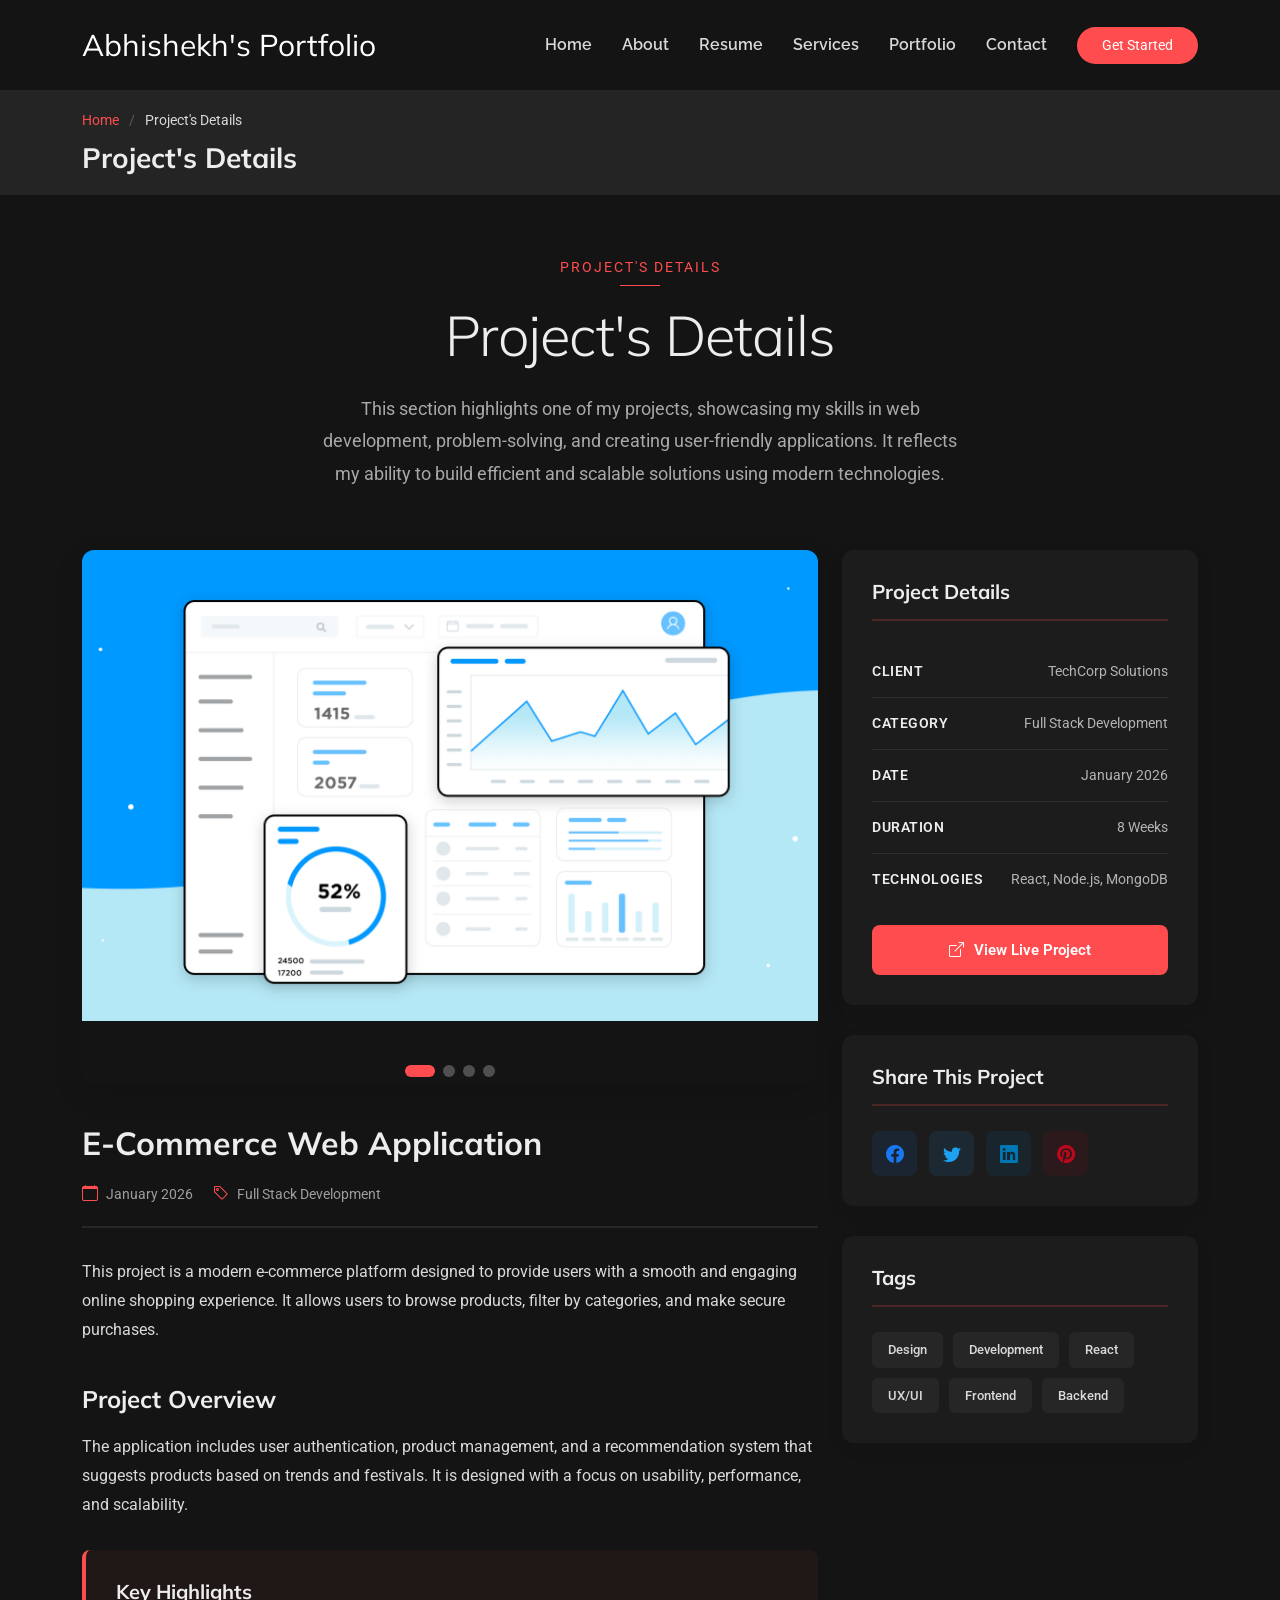
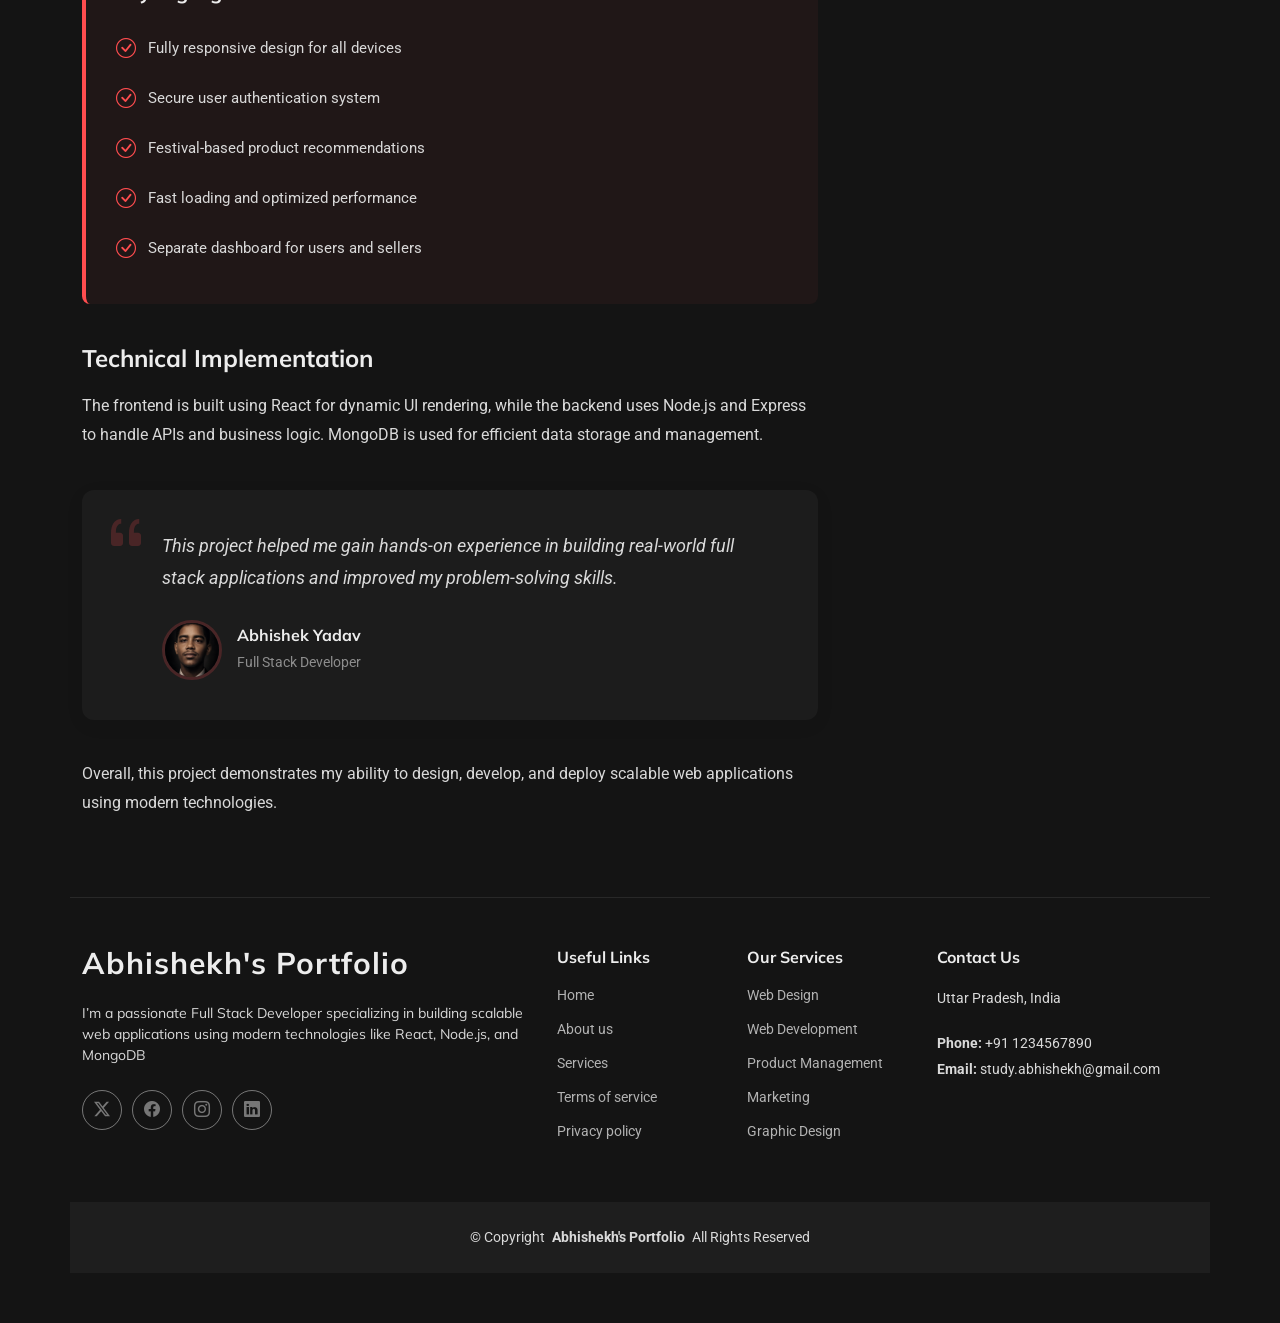
<file: portfolio-details.html>
<!DOCTYPE html>
<html lang="en">

<head>
  <meta charset="utf-8">
  <meta content="width=device-width, initial-scale=1.0" name="viewport">
  <title>Abhishekh's Portfolio</title>
  <meta name="description" content="">
  <meta name="keywords" content="">

  <!-- Favicons -->
  <link href="assets/img/3.png" rel="icon">
  <link href="assets/img/3.png" rel="apple-touch-icon">

  <!-- Fonts -->
  <link href="https://fonts.googleapis.com" rel="preconnect">
  <link href="https://fonts.gstatic.com" rel="preconnect" crossorigin>
  <link
    href="https://fonts.googleapis.com/css2?family=Roboto:ital,wght@0,100;0,300;0,400;0,500;0,700;0,900;1,100;1,300;1,400;1,500;1,700;1,900&family=Raleway:ital,wght@0,100;0,200;0,300;0,400;0,500;0,600;0,700;0,800;0,900;1,100;1,200;1,300;1,400;1,500;1,600;1,700;1,800;1,900&family=Mulish:ital,wght@0,200;0,300;0,400;0,500;0,600;0,700;0,800;0,900;1,200;1,300;1,400;1,500;1,600;1,700;1,800;1,900&display=swap"
    rel="stylesheet">

  <!-- Vendor CSS Files -->
  <link href="assets/vendor/bootstrap/css/bootstrap.min.css" rel="stylesheet">
  <link href="assets/vendor/bootstrap-icons/bootstrap-icons.css" rel="stylesheet">
  <link href="assets/vendor/aos/aos.css" rel="stylesheet">
  <link href="assets/vendor/glightbox/css/glightbox.min.css" rel="stylesheet">
  <link href="assets/vendor/swiper/swiper-bundle.min.css" rel="stylesheet">

  <!-- Main CSS File -->
  <link href="assets/css/main.css" rel="stylesheet">

  <!-- =======================================================
  * Template Name: Craftivo
  * Template URL: https://bootstrapmade.com/craftivo-bootstrap-portfolio-template/
  * Updated: Oct 04 2025 with Bootstrap v5.3.8
  * Author: BootstrapMade.com
  * License: https://bootstrapmade.com/license/
  ======================================================== -->
</head>

<body class="portfolio-details-page">

  <header id="header" class="header d-flex align-items-center sticky-top">
    <div class="container-fluid container-xl position-relative d-flex align-items-center">

      <a href="index.html" class="logo d-flex align-items-center me-auto">
        <!-- Uncomment the line below if you also wish to use an image logo -->
        <!-- <img src="assets/img/logo.webp" alt=""> -->
        <h1 class="sitename">Abhishekh's Portfolio</h1>
      </a>

      <nav id="navmenu" class="navmenu">
        <ul>
          <li><a href="#hero">Home</a></li>
          <li><a href="#about">About</a></li>
          <li><a href="#resume">Resume</a></li>
          <li><a href="#services">Services</a></li>
          <li><a href="#portfolio">Portfolio</a></li>
          <li><a href="#contact">Contact</a></li>
        </ul>
        <i class="mobile-nav-toggle d-xl-none bi bi-list"></i>
      </nav>

      <a class="btn-getstarted" href="#about">Get Started</a>

    </div>
  </header>

  <main class="main">

    <!-- Page Title -->
    <div class="page-title light-background">
      <div class="container">
        <nav class="breadcrumbs">
          <ol>
            <li><a href="index.html">Home</a></li>
            <li class="current">Project's Details</li>
          </ol>
        </nav>
        <h1>Project's Details</h1>
      </div>
    </div><!-- End Page Title -->

    <!-- Portfolio Details Section -->
    <section id="portfolio-details" class="portfolio-details section">

      <!-- Section Title -->
      <div class="container section-title" data-aos="fade-up">
        <span class="subtitle">Project's Details</span>
        <h2>Project's Details</h2>
        <p>
          This section highlights one of my projects, showcasing my skills in web development, problem-solving, and
          creating user-friendly applications. It reflects my ability to build efficient and scalable solutions using
          modern technologies.
        </p>
      </div><!-- End Section Title -->

      <div class="container" data-aos="fade-up" data-aos-delay="100">

        <div class="row gy-5">

          <div class="col-lg-8">

            <div class="portfolio-details-slider swiper init-swiper">
              <script type="application/json" class="swiper-config">
                {
                  "loop": true,
                  "speed": 600,
                  "autoplay": {
                    "delay": 4000
                  },
                  "slidesPerView": 1,
                  "spaceBetween": 0,
                  "effect": "fade",
                  "pagination": {
                    "el": ".swiper-pagination",
                    "type": "bullets",
                    "clickable": true
                  }
                }
              </script>
              <div class="swiper-wrapper">

                <div class="swiper-slide">
                  <img src="assets/img/portfolio/a.jpg" alt="Portfolio Image" class="img-fluid">
                </div>

                <div class="swiper-slide">
                  <img src="assets/img/portfolio/a.jpg" alt="Portfolio Image" class="img-fluid">
                </div>

                <div class="swiper-slide">
                  <img src="assets/img/portfolio/c.jpg" alt="Portfolio Image" class="img-fluid">
                </div>

                <div class="swiper-slide">
                  <img src="assets/img/portfolio/c.jpg" alt="Portfolio Image" class="img-fluid">
                </div>

              </div>
              <div class="swiper-pagination"></div>
            </div>

            <div class="portfolio-content" data-aos="fade-up" data-aos-delay="200">
              <h2>E-Commerce Web Application</h2>

              <div class="meta-info">
                <span class="date"><i class="bi bi-calendar"></i> January 2026</span>
                <span class="category"><i class="bi bi-tag"></i> Full Stack Development</span>
              </div>

              <p>
                This project is a modern e-commerce platform designed to provide users with a smooth and engaging online
                shopping experience. It allows users to browse products, filter by categories, and make secure
                purchases.
              </p>

              <h3>Project Overview</h3>
              <p>
                The application includes user authentication, product management, and a recommendation system that
                suggests products based on trends and festivals. It is designed with a focus on usability, performance,
                and scalability.
              </p>

              <div class="highlights-box">
                <h4>Key Highlights</h4>
                <ul>
                  <li><i class="bi bi-check-circle"></i> Fully responsive design for all devices</li>
                  <li><i class="bi bi-check-circle"></i> Secure user authentication system</li>
                  <li><i class="bi bi-check-circle"></i> Festival-based product recommendations</li>
                  <li><i class="bi bi-check-circle"></i> Fast loading and optimized performance</li>
                  <li><i class="bi bi-check-circle"></i> Separate dashboard for users and sellers</li>
                </ul>
              </div>

              <h3>Technical Implementation</h3>
              <p>
                The frontend is built using React for dynamic UI rendering, while the backend uses Node.js and Express
                to handle APIs and business logic. MongoDB is used for efficient data storage and management.
              </p>

              <blockquote>
                <i class="bi bi-quote quote-icon"></i>
                <p>
                  This project helped me gain hands-on experience in building real-world full stack applications and
                  improved my problem-solving skills.
                </p>
                <div class="author">
                  <img src="assets/img/profile/1.png" alt="Author">
                  <div class="author-info">
                    <h5>Abhishek Yadav</h5>
                    <span>Full Stack Developer</span>
                  </div>
                </div>
              </blockquote>

              <p>
                Overall, this project demonstrates my ability to design, develop, and deploy scalable web applications
                using modern technologies.
              </p>

            </div>

          </div>

          <div class="col-lg-4">

            <div class="sidebar" data-aos="fade-up" data-aos-delay="200">

              <div class="info-card">
                <h3>Project Details</h3>
                <div class="info-item">
                  <span class="label">Client</span>
                  <span class="value">TechCorp Solutions</span>
                </div>
                <div class="info-item">
                  <span class="label">Category</span>
                  <span class="value">Full Stack Development</span>
                </div>
                <div class="info-item">
                  <span class="label">Date</span>
                  <span class="value">January 2026</span>
                </div>
                <div class="info-item">
                  <span class="label">Duration</span>
                  <span class="value">8 Weeks</span>
                </div>
                <div class="info-item">
                  <span class="label">Technologies</span>
                  <span class="value">React, Node.js, MongoDB</span>
                </div>
                <a href="https://www.example.com" class="btn-primary" target="_blank">
                  <i class="bi bi-box-arrow-up-right"></i> View Live Project
                </a>
              </div>

              <div class="share-card" data-aos="fade-up" data-aos-delay="300">
                <h3>Share This Project</h3>
                <div class="social-links">
                  <a href="#" class="facebook"><i class="bi bi-facebook"></i></a>
                  <a href="#" class="twitter"><i class="bi bi-twitter"></i></a>
                  <a href="#" class="linkedin"><i class="bi bi-linkedin"></i></a>
                  <a href="#" class="pinterest"><i class="bi bi-pinterest"></i></a>
                </div>
              </div>

              <div class="tags-card" data-aos="fade-up" data-aos-delay="400">
                <h3>Tags</h3>
                <div class="tags">
                  <a href="#">Design</a>
                  <a href="#">Development</a>
                  <a href="#">React</a>
                  <a href="#">UX/UI</a>
                  <a href="#">Frontend</a>
                  <a href="#">Backend</a>
                </div>
              </div>

            </div>

          </div>

        </div>

      </div>

    </section><!-- /Portfolio Details Section -->

  </main>

  <footer id="footer" class="footer">

    <div class="container footer-top">
      <div class="row gy-4">
        <div class="col-lg-5 col-md-12 footer-about">
          <a href="index.html" class="logo d-flex align-items-center">
            <span class="sitename">Abhishekh's Portfolio</span>
          </a>
          <p>I’m a passionate Full Stack Developer specializing in building scalable web applications using modern
            technologies like React, Node.js, and MongoDB</p>
          <div class="social-links d-flex mt-4">
            <a href=""><i class="bi bi-twitter-x"></i></a>
            <a href=""><i class="bi bi-facebook"></i></a>
            <a href=""><i class="bi bi-instagram"></i></a>
            <a href=""><i class="bi bi-linkedin"></i></a>
          </div>
        </div>

        <div class="col-lg-2 col-6 footer-links">
          <h4>Useful Links</h4>
          <ul>
            <li><a href="#">Home</a></li>
            <li><a href="#">About us</a></li>
            <li><a href="#">Services</a></li>
            <li><a href="#">Terms of service</a></li>
            <li><a href="#">Privacy policy</a></li>
          </ul>
        </div>

        <div class="col-lg-2 col-6 footer-links">
          <h4>Our Services</h4>
          <ul>
            <li><a href="#">Web Design</a></li>
            <li><a href="#">Web Development</a></li>
            <li><a href="#">Product Management</a></li>
            <li><a href="#">Marketing</a></li>
            <li><a href="#">Graphic Design</a></li>
          </ul>
        </div>

         <div class="col-lg-3 col-md-12 footer-contact text-center text-md-start">
          <h4>Contact Us</h4>
          <p>Uttar Pradesh, India</p>
          <p class="mt-4"><strong>Phone:</strong> <span>+91 1234567890</span></p>
          <p><strong>Email:</strong> <span>study.abhishekh@gmail.com</span></p>
        </div>

      </div>
    </div>

    <div class="container copyright text-center mt-4">
      <p>© <span>Copyright</span> <strong class="px-1 sitename">Abhishekh's Portfolio</strong> <span>All Rights Reserved</span></p>
      </div>
    </div>

  </footer>

  <!-- Scroll Top -->
  <a href="#" id="scroll-top" class="scroll-top d-flex align-items-center justify-content-center"><i
      class="bi bi-arrow-up-short"></i></a>

  <!-- Preloader -->
  <div id="preloader"></div>

  <!-- Vendor JS Files -->
  <script src="assets/vendor/bootstrap/js/bootstrap.bundle.min.js"></script>
  <script src="assets/vendor/php-email-form/validate.js"></script>
  <script src="assets/vendor/aos/aos.js"></script>
  <script src="assets/vendor/typed.js/typed.umd.js"></script>
  <script src="assets/vendor/waypoints/noframework.waypoints.js"></script>
  <script src="assets/vendor/glightbox/js/glightbox.min.js"></script>
  <script src="assets/vendor/imagesloaded/imagesloaded.pkgd.min.js"></script>
  <script src="assets/vendor/isotope-layout/isotope.pkgd.min.js"></script>
  <script src="assets/vendor/swiper/swiper-bundle.min.js"></script>

  <!-- Main JS File -->
  <script src="assets/js/main.js"></script>

</body>

</html>
</file>
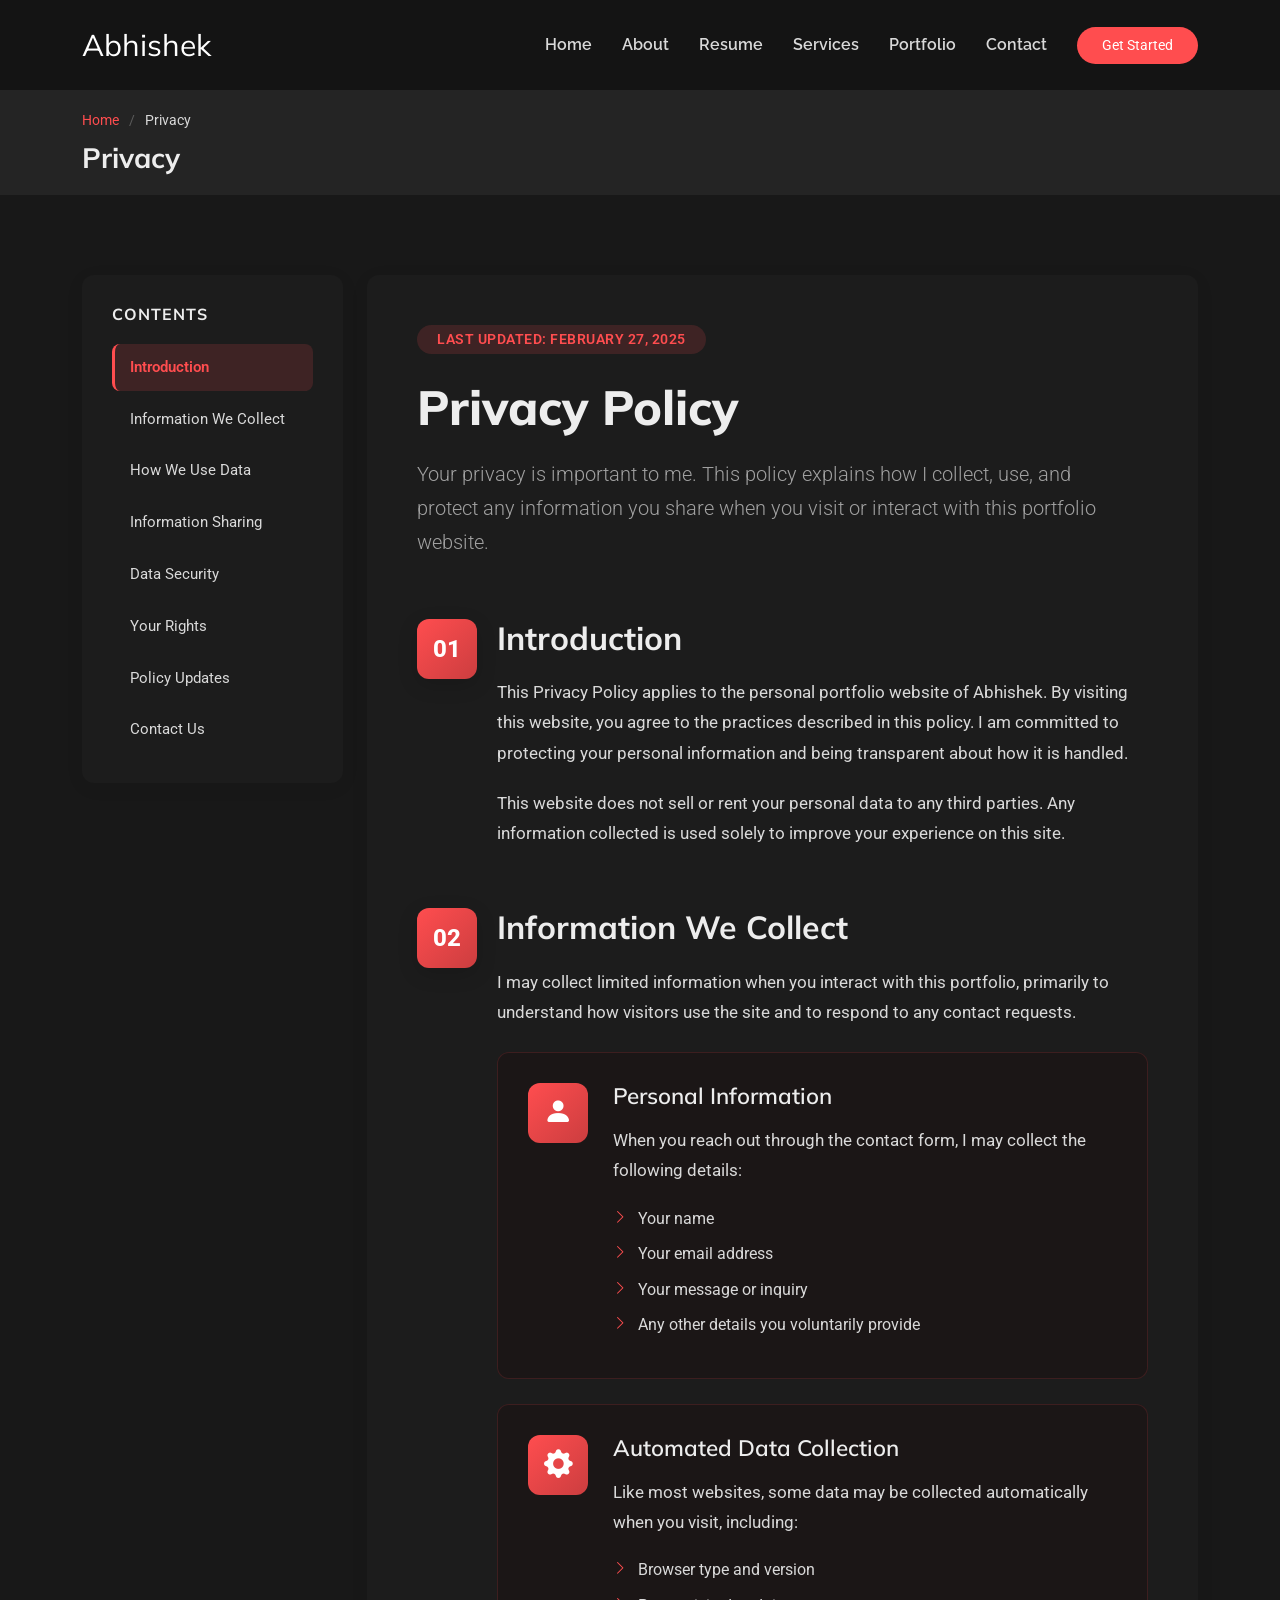
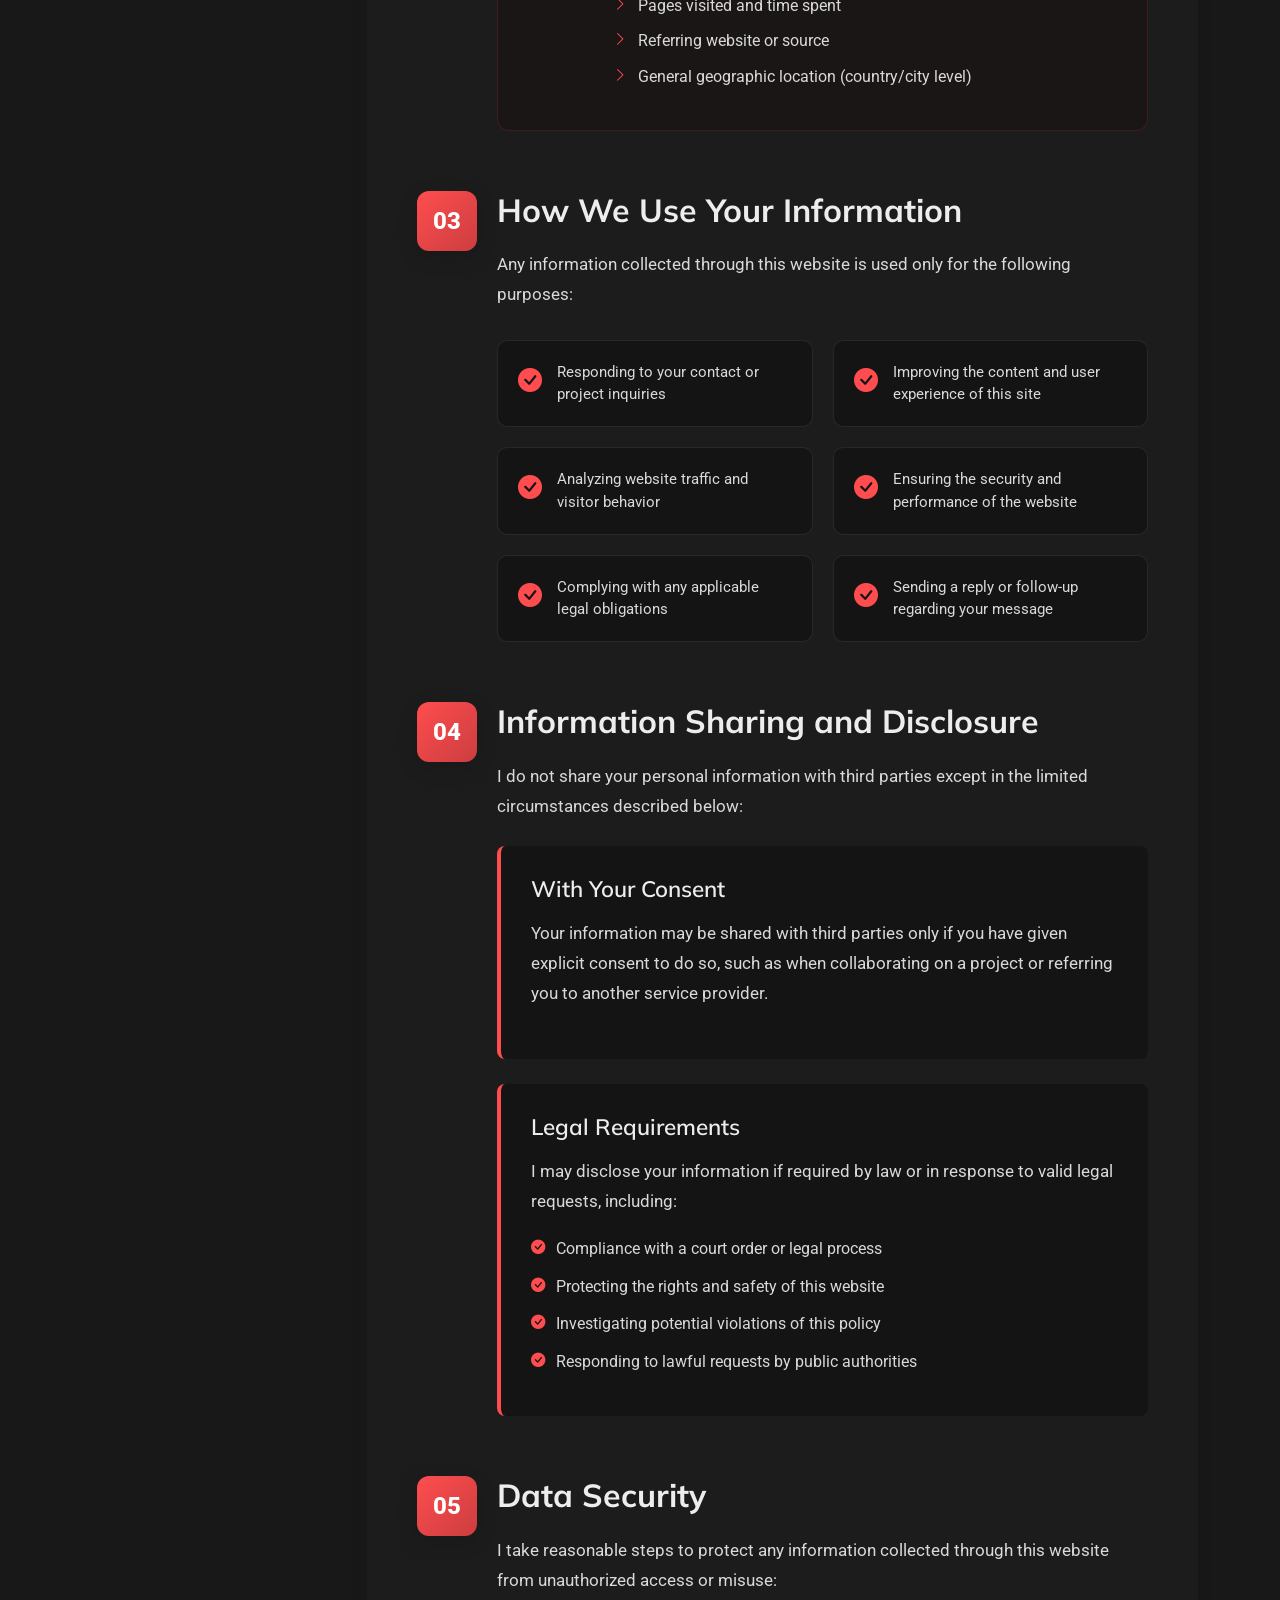
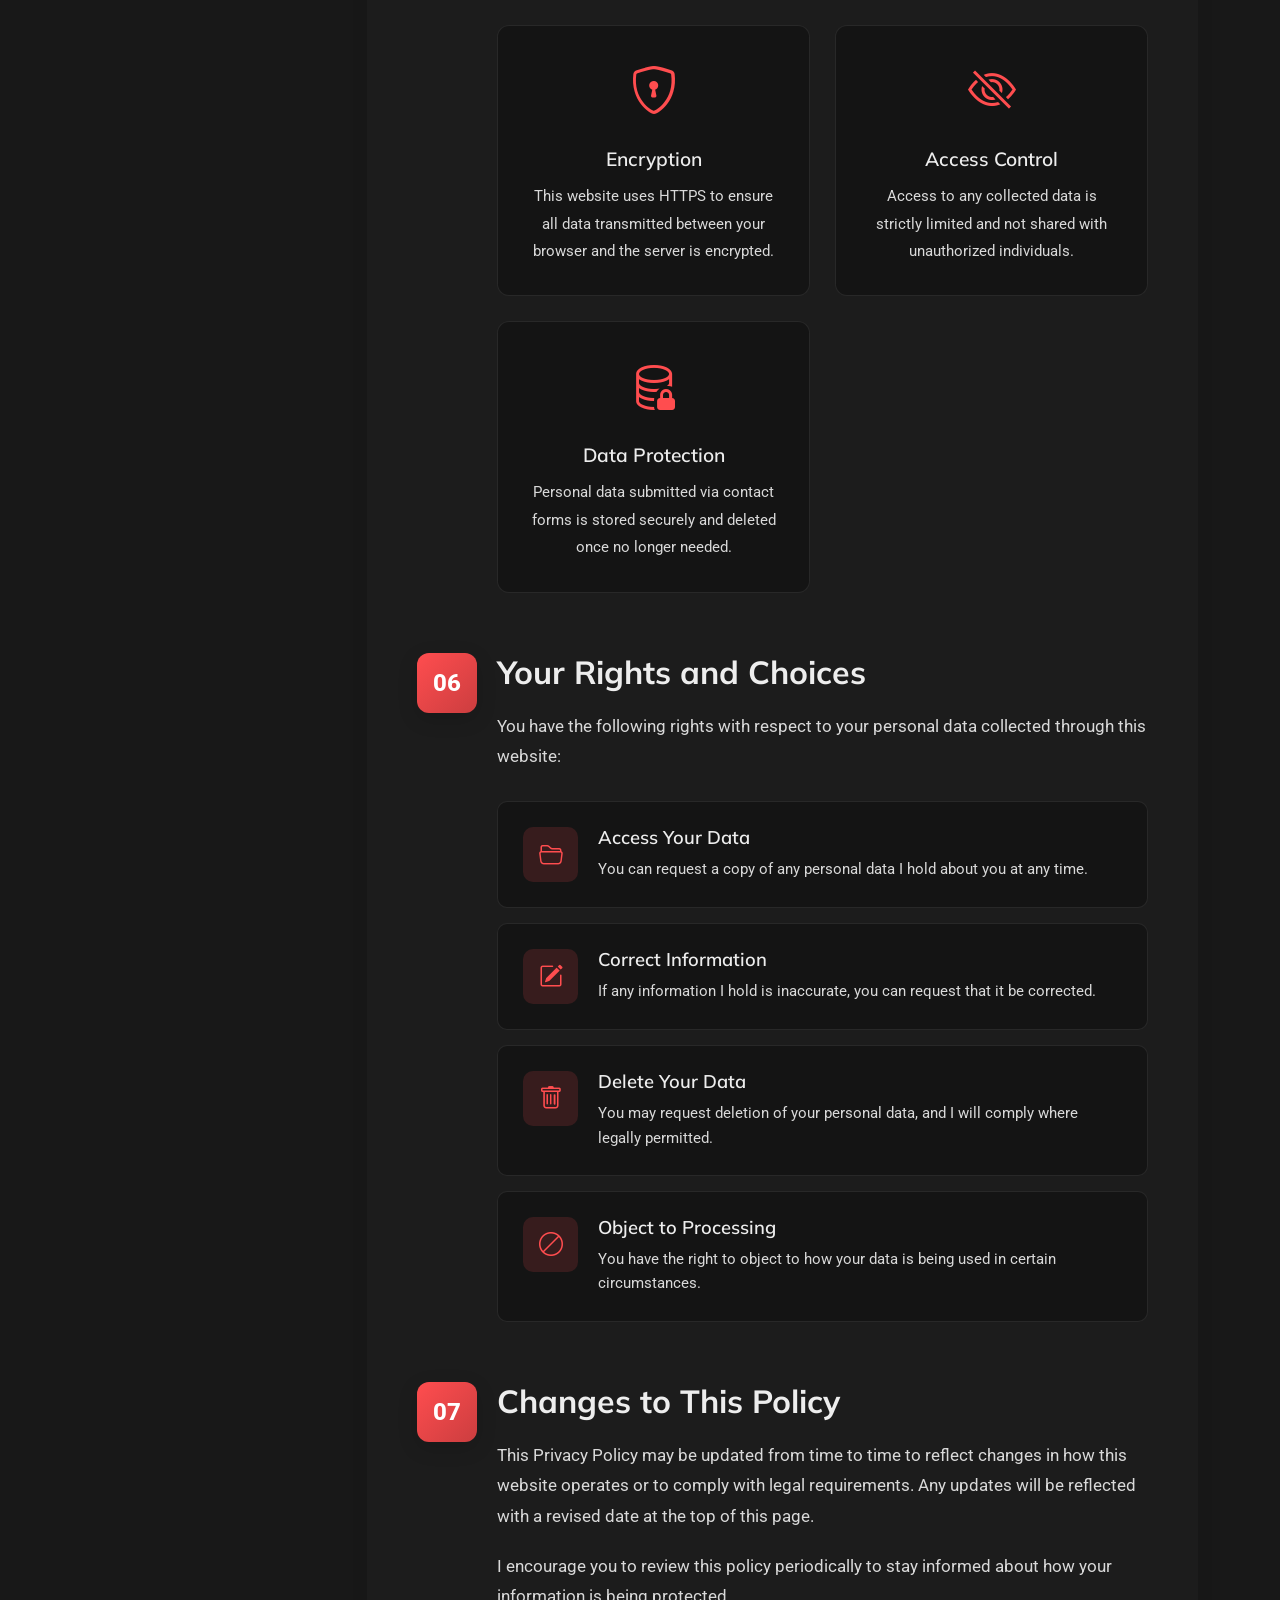
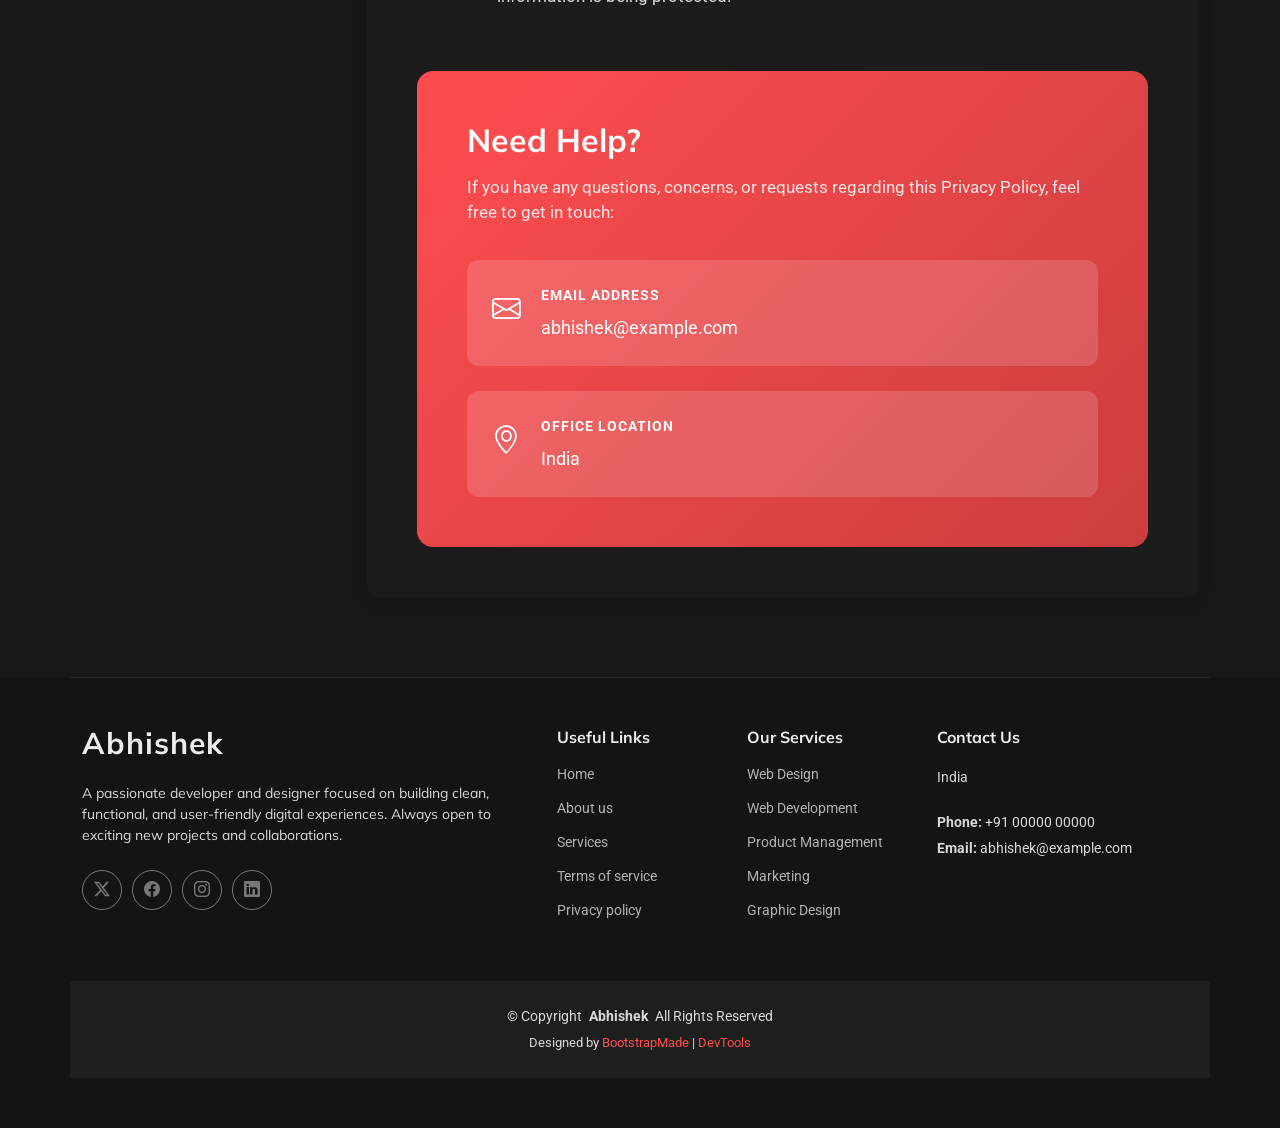
<file: privacy.html>
<!DOCTYPE html>
<html lang="en">

<head>
  <meta charset="utf-8">
  <meta content="width=device-width, initial-scale=1.0" name="viewport">
  <title>Abhishek's Portfolio</title>
  <meta name="description" content="">
  <meta name="keywords" content="">

  <!-- Favicons -->
  <link href="assets/img/3.png" rel="icon">
  <link href="assets/img/3.png" rel="apple-touch-icon">

  <!-- Fonts -->
  <link href="https://fonts.googleapis.com" rel="preconnect">
  <link href="https://fonts.gstatic.com" rel="preconnect" crossorigin>
  <link href="https://fonts.googleapis.com/css2?family=Roboto:ital,wght@0,100;0,300;0,400;0,500;0,700;0,900;1,100;1,300;1,400;1,500;1,700;1,900&family=Raleway:ital,wght@0,100;0,200;0,300;0,400;0,500;0,600;0,700;0,800;0,900;1,100;1,200;1,300;1,400;1,500;1,600;1,700;1,800;1,900&family=Mulish:ital,wght@0,200;0,300;0,400;0,500;0,600;0,700;0,800;0,900;1,200;1,300;1,400;1,500;1,600;1,700;1,800;1,900&display=swap" rel="stylesheet">

  <!-- Vendor CSS Files -->
  <link href="assets/vendor/bootstrap/css/bootstrap.min.css" rel="stylesheet">
  <link href="assets/vendor/bootstrap-icons/bootstrap-icons.css" rel="stylesheet">
  <link href="assets/vendor/aos/aos.css" rel="stylesheet">
  <link href="assets/vendor/glightbox/css/glightbox.min.css" rel="stylesheet">
  <link href="assets/vendor/swiper/swiper-bundle.min.css" rel="stylesheet">

  <!-- Main CSS File -->
  <link href="assets/css/main.css" rel="stylesheet">

</head>

<body class="privacy-page">

  <header id="header" class="header d-flex align-items-center sticky-top">
    <div class="container-fluid container-xl position-relative d-flex align-items-center">

      <a href="index.html" class="logo d-flex align-items-center me-auto">
        <h1 class="sitename">Abhishek</h1>
      </a>

      <nav id="navmenu" class="navmenu">
        <ul>
          <li><a href="#hero">Home</a></li>
          <li><a href="#about">About</a></li>
          <li><a href="#resume">Resume</a></li>
          <li><a href="#services">Services</a></li>
          <li><a href="#portfolio">Portfolio</a></li>
          <li><a href="#contact">Contact</a></li>
        </ul>
        <i class="mobile-nav-toggle d-xl-none bi bi-list"></i>
      </nav>

      <a class="btn-getstarted" href="#about">Get Started</a>

    </div>
  </header>

  <main class="main">

    <!-- Page Title -->
    <div class="page-title light-background">
      <div class="container">
        <nav class="breadcrumbs">
          <ol>
            <li><a href="index.html">Home</a></li>
            <li class="current">Privacy</li>
          </ol>
        </nav>
        <h1>Privacy</h1>
      </div>
    </div>

    <!-- Privacy Section -->
    <section id="privacy" class="privacy section">

      <div class="container">

        <div class="row">
          <!-- Sidebar Navigation -->
          <div class="col-lg-3">
            <div class="policy-sidebar" data-aos="fade-right">
              <h3>Contents</h3>
              <nav class="policy-nav">
                <a href="#introduction" class="nav-link active">Introduction</a>
                <a href="#information-collect" class="nav-link">Information We Collect</a>
                <a href="#use-information" class="nav-link">How We Use Data</a>
                <a href="#sharing" class="nav-link">Information Sharing</a>
                <a href="#security" class="nav-link">Data Security</a>
                <a href="#rights" class="nav-link">Your Rights</a>
                <a href="#changes" class="nav-link">Policy Updates</a>
                <a href="#contact" class="nav-link">Contact Us</a>
              </nav>
            </div>
          </div>

          <!-- Main Content -->
          <div class="col-lg-9">
            <div class="policy-main">
              <!-- Header -->
              <div class="policy-hero" data-aos="fade-up">
                <div class="badge">Last Updated: February 27, 2025</div>
                <h1>Privacy Policy</h1>
                <p class="lead">Your privacy is important to me. This policy explains how I collect, use, and protect any information you share when you visit or interact with this portfolio website.</p>
              </div>

              <!-- Introduction -->
              <div class="policy-section" id="introduction" data-aos="fade-up" data-aos-delay="100">
                <div class="section-number">01</div>
                <h2>Introduction</h2>
                <p>This Privacy Policy applies to the personal portfolio website of Abhishek. By visiting this website, you agree to the practices described in this policy. I am committed to protecting your personal information and being transparent about how it is handled.</p>
                <p>This website does not sell or rent your personal data to any third parties. Any information collected is used solely to improve your experience on this site.</p>
              </div>

              <!-- Information Collection -->
              <div class="policy-section" id="information-collect" data-aos="fade-up" data-aos-delay="150">
                <div class="section-number">02</div>
                <h2>Information We Collect</h2>
                <p>I may collect limited information when you interact with this portfolio, primarily to understand how visitors use the site and to respond to any contact requests.</p>

                <div class="info-card">
                  <div class="card-icon">
                    <i class="bi bi-person-fill"></i>
                  </div>
                  <div class="card-content">
                    <h3>Personal Information</h3>
                    <p>When you reach out through the contact form, I may collect the following details:</p>
                    <ul>
                      <li>Your name</li>
                      <li>Your email address</li>
                      <li>Your message or inquiry</li>
                      <li>Any other details you voluntarily provide</li>
                    </ul>
                  </div>
                </div>

                <div class="info-card">
                  <div class="card-icon">
                    <i class="bi bi-gear-fill"></i>
                  </div>
                  <div class="card-content">
                    <h3>Automated Data Collection</h3>
                    <p>Like most websites, some data may be collected automatically when you visit, including:</p>
                    <ul>
                      <li>Browser type and version</li>
                      <li>Pages visited and time spent</li>
                      <li>Referring website or source</li>
                      <li>General geographic location (country/city level)</li>
                    </ul>
                  </div>
                </div>
              </div>

              <!-- Use of Information -->
              <div class="policy-section" id="use-information" data-aos="fade-up" data-aos-delay="200">
                <div class="section-number">03</div>
                <h2>How We Use Your Information</h2>
                <p>Any information collected through this website is used only for the following purposes:</p>
                <div class="usage-grid">
                  <div class="usage-item">
                    <i class="bi bi-check-circle-fill"></i>
                    <span>Responding to your contact or project inquiries</span>
                  </div>
                  <div class="usage-item">
                    <i class="bi bi-check-circle-fill"></i>
                    <span>Improving the content and user experience of this site</span>
                  </div>
                  <div class="usage-item">
                    <i class="bi bi-check-circle-fill"></i>
                    <span>Analyzing website traffic and visitor behavior</span>
                  </div>
                  <div class="usage-item">
                    <i class="bi bi-check-circle-fill"></i>
                    <span>Ensuring the security and performance of the website</span>
                  </div>
                  <div class="usage-item">
                    <i class="bi bi-check-circle-fill"></i>
                    <span>Complying with any applicable legal obligations</span>
                  </div>
                  <div class="usage-item">
                    <i class="bi bi-check-circle-fill"></i>
                    <span>Sending a reply or follow-up regarding your message</span>
                  </div>
                </div>
              </div>

              <!-- Information Sharing -->
              <div class="policy-section" id="sharing" data-aos="fade-up" data-aos-delay="250">
                <div class="section-number">04</div>
                <h2>Information Sharing and Disclosure</h2>
                <p>I do not share your personal information with third parties except in the limited circumstances described below:</p>

                <div class="sharing-box">
                  <h3>With Your Consent</h3>
                  <p>Your information may be shared with third parties only if you have given explicit consent to do so, such as when collaborating on a project or referring you to another service provider.</p>
                </div>

                <div class="sharing-box">
                  <h3>Legal Requirements</h3>
                  <p>I may disclose your information if required by law or in response to valid legal requests, including:</p>
                  <ul>
                    <li>Compliance with a court order or legal process</li>
                    <li>Protecting the rights and safety of this website</li>
                    <li>Investigating potential violations of this policy</li>
                    <li>Responding to lawful requests by public authorities</li>
                  </ul>
                </div>
              </div>

              <!-- Data Security -->
              <div class="policy-section" id="security" data-aos="fade-up" data-aos-delay="300">
                <div class="section-number">05</div>
                <h2>Data Security</h2>
                <p>I take reasonable steps to protect any information collected through this website from unauthorized access or misuse:</p>
                <div class="security-features">
                  <div class="feature">
                    <i class="bi bi-shield-lock"></i>
                    <h4>Encryption</h4>
                    <p>This website uses HTTPS to ensure all data transmitted between your browser and the server is encrypted.</p>
                  </div>
                  <div class="feature">
                    <i class="bi bi-eye-slash"></i>
                    <h4>Access Control</h4>
                    <p>Access to any collected data is strictly limited and not shared with unauthorized individuals.</p>
                  </div>
                  <div class="feature">
                    <i class="bi bi-database-lock"></i>
                    <h4>Data Protection</h4>
                    <p>Personal data submitted via contact forms is stored securely and deleted once no longer needed.</p>
                  </div>
                </div>
              </div>

              <!-- Your Rights -->
              <div class="policy-section" id="rights" data-aos="fade-up" data-aos-delay="100">
                <div class="section-number">06</div>
                <h2>Your Rights and Choices</h2>
                <p>You have the following rights with respect to your personal data collected through this website:</p>
                <div class="rights-list">
                  <div class="right-item">
                    <div class="right-icon"><i class="bi bi-folder2-open"></i></div>
                    <div class="right-content">
                      <h4>Access Your Data</h4>
                      <p>You can request a copy of any personal data I hold about you at any time.</p>
                    </div>
                  </div>
                  <div class="right-item">
                    <div class="right-icon"><i class="bi bi-pencil-square"></i></div>
                    <div class="right-content">
                      <h4>Correct Information</h4>
                      <p>If any information I hold is inaccurate, you can request that it be corrected.</p>
                    </div>
                  </div>
                  <div class="right-item">
                    <div class="right-icon"><i class="bi bi-trash"></i></div>
                    <div class="right-content">
                      <h4>Delete Your Data</h4>
                      <p>You may request deletion of your personal data, and I will comply where legally permitted.</p>
                    </div>
                  </div>
                  <div class="right-item">
                    <div class="right-icon"><i class="bi bi-ban"></i></div>
                    <div class="right-content">
                      <h4>Object to Processing</h4>
                      <p>You have the right to object to how your data is being used in certain circumstances.</p>
                    </div>
                  </div>
                </div>
              </div>

              <!-- Policy Updates -->
              <div class="policy-section" id="changes" data-aos="fade-up" data-aos-delay="150">
                <div class="section-number">07</div>
                <h2>Changes to This Policy</h2>
                <p>This Privacy Policy may be updated from time to time to reflect changes in how this website operates or to comply with legal requirements. Any updates will be reflected with a revised date at the top of this page.</p>
                <p>I encourage you to review this policy periodically to stay informed about how your information is being protected.</p>
              </div>

              <!-- Contact Section -->
              <div class="policy-contact" id="contact" data-aos="fade-up" data-aos-delay="200">
                <div class="contact-card">
                  <h2>Need Help?</h2>
                  <p>If you have any questions, concerns, or requests regarding this Privacy Policy, feel free to get in touch:</p>
                  <div class="contact-info">
                    <div class="info-item">
                      <i class="bi bi-envelope"></i>
                      <div>
                        <strong>Email Address</strong>
                        <span>abhishek@example.com</span>
                      </div>
                    </div>
                    <div class="info-item">
                      <i class="bi bi-geo-alt"></i>
                      <div>
                        <strong>Office Location</strong>
                        <span>India</span>
                      </div>
                    </div>
                  </div>
                </div>
              </div>

            </div>
          </div>

        </div>

      </div>

    </section>

  </main>

  <footer id="footer" class="footer">

    <div class="container footer-top">
      <div class="row gy-4">
        <div class="col-lg-5 col-md-12 footer-about">
          <a href="index.html" class="logo d-flex align-items-center">
            <span class="sitename">Abhishek</span>
          </a>
          <p>A passionate developer and designer focused on building clean, functional, and user-friendly digital experiences. Always open to exciting new projects and collaborations.</p>
          <div class="social-links d-flex mt-4">
            <a href=""><i class="bi bi-twitter-x"></i></a>
            <a href=""><i class="bi bi-facebook"></i></a>
            <a href=""><i class="bi bi-instagram"></i></a>
            <a href=""><i class="bi bi-linkedin"></i></a>
          </div>
        </div>

        <div class="col-lg-2 col-6 footer-links">
          <h4>Useful Links</h4>
          <ul>
            <li><a href="#">Home</a></li>
            <li><a href="#">About us</a></li>
            <li><a href="#">Services</a></li>
            <li><a href="#">Terms of service</a></li>
            <li><a href="#">Privacy policy</a></li>
          </ul>
        </div>

        <div class="col-lg-2 col-6 footer-links">
          <h4>Our Services</h4>
          <ul>
            <li><a href="#">Web Design</a></li>
            <li><a href="#">Web Development</a></li>
            <li><a href="#">Product Management</a></li>
            <li><a href="#">Marketing</a></li>
            <li><a href="#">Graphic Design</a></li>
          </ul>
        </div>

        <div class="col-lg-3 col-md-12 footer-contact text-center text-md-start">
          <h4>Contact Us</h4>
          <p>India</p>
          <p class="mt-4"><strong>Phone:</strong> <span>+91 00000 00000</span></p>
          <p><strong>Email:</strong> <span>abhishek@example.com</span></p>
        </div>

      </div>
    </div>

    <div class="container copyright text-center mt-4">
      <p>© <span>Copyright</span> <strong class="px-1 sitename">Abhishek</strong> <span>All Rights Reserved</span></p>
      <div class="credits">
        Designed by <a href="https://bootstrapmade.com/">BootstrapMade</a> | <a href="https://bootstrapmade.com/tools/">DevTools</a>
      </div>
    </div>

  </footer>

  <!-- Scroll Top -->
  <a href="#" id="scroll-top" class="scroll-top d-flex align-items-center justify-content-center"><i class="bi bi-arrow-up-short"></i></a>

  <!-- Preloader -->
  <div id="preloader"></div>

  <!-- Vendor JS Files -->
  <script src="assets/vendor/bootstrap/js/bootstrap.bundle.min.js"></script>
  <script src="assets/vendor/php-email-form/validate.js"></script>
  <script src="assets/vendor/aos/aos.js"></script>
  <script src="assets/vendor/typed.js/typed.umd.js"></script>
  <script src="assets/vendor/waypoints/noframework.waypoints.js"></script>
  <script src="assets/vendor/glightbox/js/glightbox.min.js"></script>
  <script src="assets/vendor/imagesloaded/imagesloaded.pkgd.min.js"></script>
  <script src="assets/vendor/isotope-layout/isotope.pkgd.min.js"></script>
  <script src="assets/vendor/swiper/swiper-bundle.min.js"></script>

  <!-- Main JS File -->
  <script src="assets/js/main.js"></script>

</body>

</html>
</file>
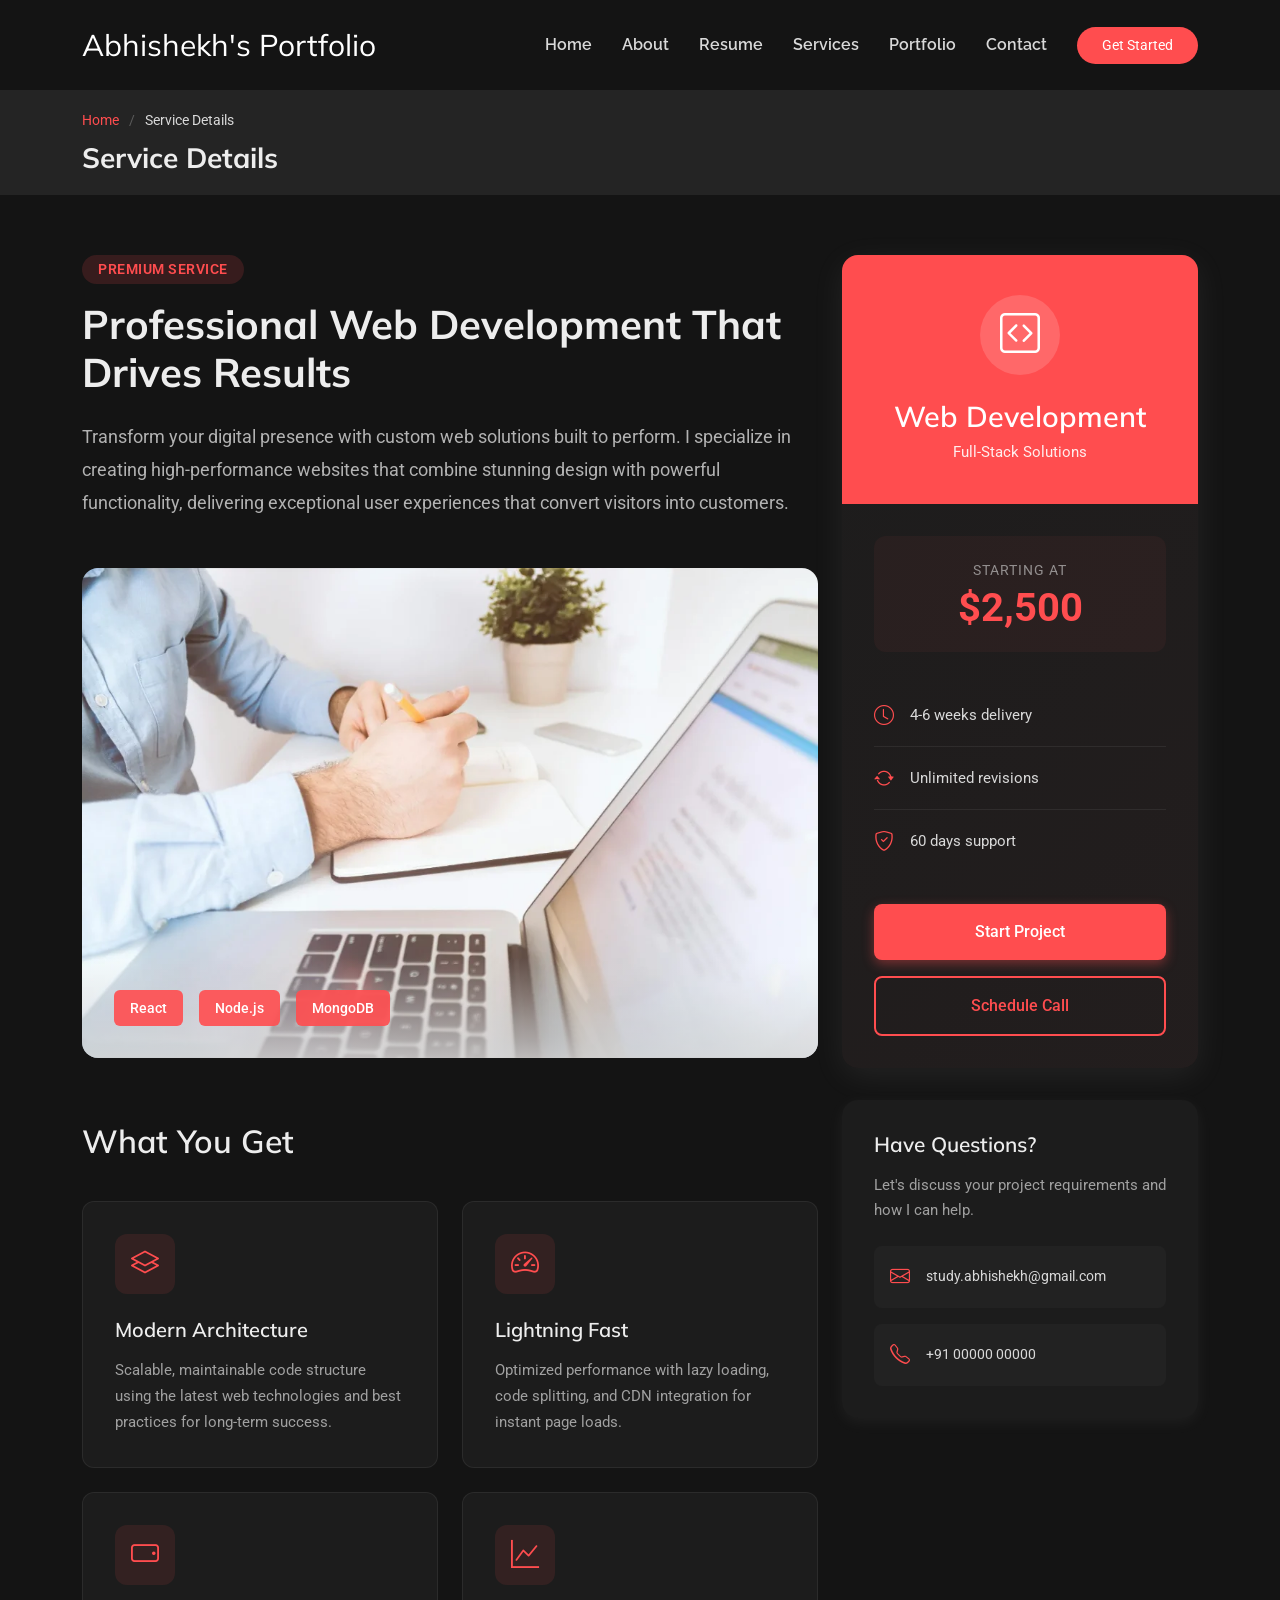
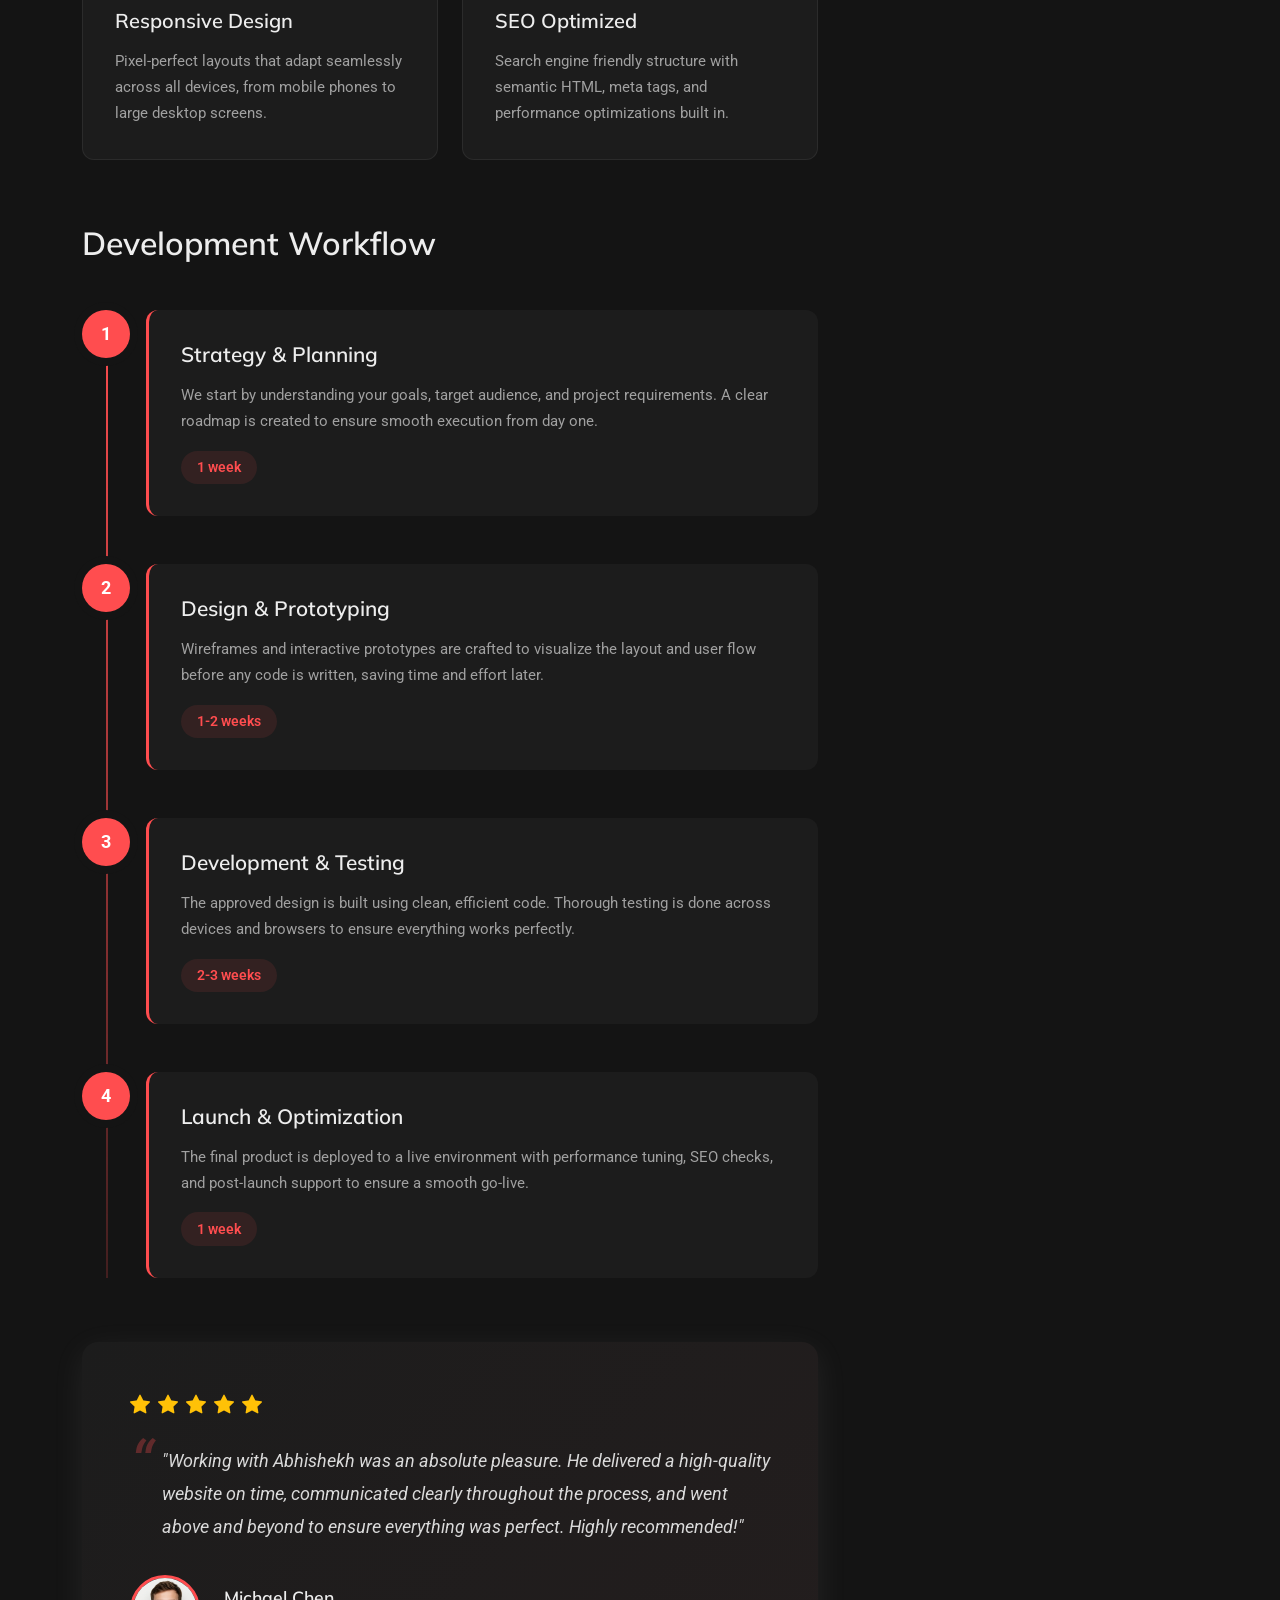
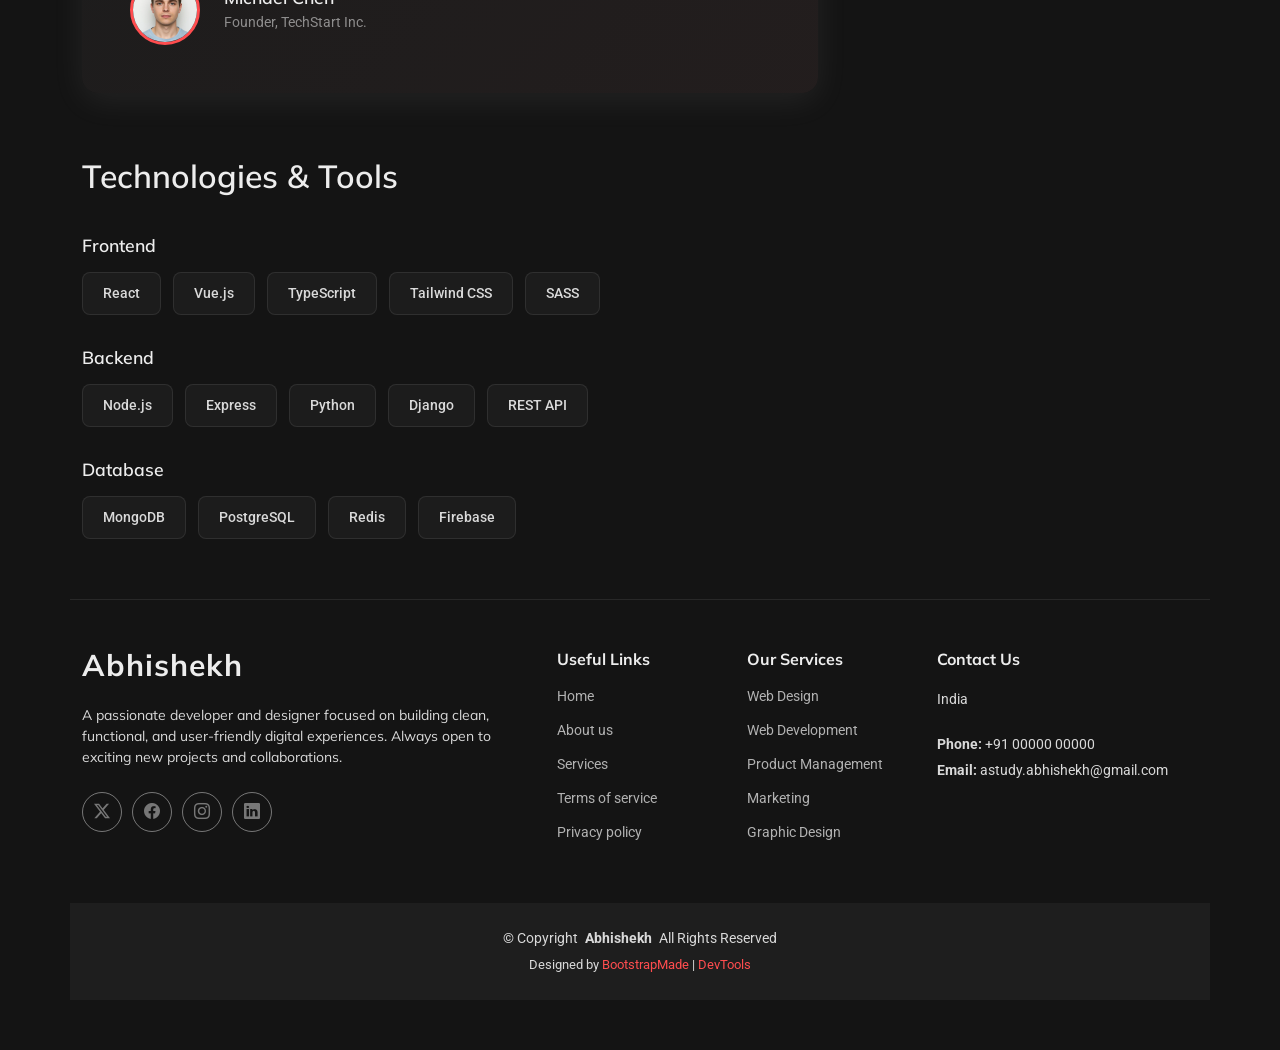
<file: service-details.html>
<!DOCTYPE html>
<html lang="en">

<head>
  <meta charset="utf-8">
  <meta content="width=device-width, initial-scale=1.0" name="viewport">
  <title>Abhishekh's Portfolio</title>
  <meta name="description" content="">
  <meta name="keywords" content="">

  <!-- Favicons -->
  <link href="assets/img/3.png" rel="icon">
  <link href="assets/img/3.png" rel="apple-touch-icon">

  <!-- Fonts -->
  <link href="https://fonts.googleapis.com" rel="preconnect">
  <link href="https://fonts.gstatic.com" rel="preconnect" crossorigin>
  <link href="https://fonts.googleapis.com/css2?family=Roboto:ital,wght@0,100;0,300;0,400;0,500;0,700;0,900;1,100;1,300;1,400;1,500;1,700;1,900&family=Raleway:ital,wght@0,100;0,200;0,300;0,400;0,500;0,600;0,700;0,800;0,900;1,100;1,200;1,300;1,400;1,500;1,600;1,700;1,800;1,900&family=Mulish:ital,wght@0,200;0,300;0,400;0,500;0,600;0,700;0,800;0,900;1,200;1,300;1,400;1,500;1,600;1,700;1,800;1,900&display=swap" rel="stylesheet">

  <!-- Vendor CSS Files -->
  <link href="assets/vendor/bootstrap/css/bootstrap.min.css" rel="stylesheet">
  <link href="assets/vendor/bootstrap-icons/bootstrap-icons.css" rel="stylesheet">
  <link href="assets/vendor/aos/aos.css" rel="stylesheet">
  <link href="assets/vendor/glightbox/css/glightbox.min.css" rel="stylesheet">
  <link href="assets/vendor/swiper/swiper-bundle.min.css" rel="stylesheet">

  <!-- Main CSS File -->
  <link href="assets/css/main.css" rel="stylesheet">

</head>

<body class="service-details-page">

  <header id="header" class="header d-flex align-items-center sticky-top">
    <div class="container-fluid container-xl position-relative d-flex align-items-center">

      <a href="index.html" class="logo d-flex align-items-center me-auto">
        <h1 class="sitename">Abhishekh's Portfolio</h1>
      </a>

      <nav id="navmenu" class="navmenu">
        <ul>
          <li><a href="#hero">Home</a></li>
          <li><a href="#about">About</a></li>
          <li><a href="#resume">Resume</a></li>
          <li><a href="#services">Services</a></li>
          <li><a href="#portfolio">Portfolio</a></li>
          <li><a href="#contact">Contact</a></li>
        </ul>
        <i class="mobile-nav-toggle d-xl-none bi bi-list"></i>
      </nav>

      <a class="btn-getstarted" href="#about">Get Started</a>

    </div>
  </header>

  <main class="main">

    <!-- Page Title -->
    <div class="page-title light-background">
      <div class="container">
        <nav class="breadcrumbs">
          <ol>
            <li><a href="index.html">Home</a></li>
            <li class="current">Service Details</li>
          </ol>
        </nav>
        <h1>Service Details</h1>
      </div>
    </div>

    <!-- Service Details Section -->
    <section id="service-details" class="service-details section">

      <div class="container" data-aos="fade-up" data-aos-delay="100">

        <div class="row">

          <div class="col-lg-4 order-lg-2">

            <div class="sticky-sidebar">

              <div class="service-card" data-aos="fade-left" data-aos-delay="200">
                <div class="card-header">
                  <div class="service-icon">
                    <i class="bi bi-code-square"></i>
                  </div>
                  <h3>Web Development</h3>
                  <p class="service-tagline">Full-Stack Solutions</p>
                </div>
                <div class="card-body">
                  <div class="price-tag">
                    <span class="label">Starting at</span>
                    <span class="price">$2,500</span>
                  </div>
                  <ul class="quick-info">
                    <li>
                      <i class="bi bi-clock"></i>
                      <span>4-6 weeks delivery</span>
                    </li>
                    <li>
                      <i class="bi bi-arrow-repeat"></i>
                      <span>Unlimited revisions</span>
                    </li>
                    <li>
                      <i class="bi bi-shield-check"></i>
                      <span>60 days support</span>
                    </li>
                  </ul>
                  <div class="cta-buttons">
                    <a href="#" class="btn-primary">Start Project</a>
                    <a href="#" class="btn-secondary">Schedule Call</a>
                  </div>
                </div>
              </div>

              <div class="contact-card" data-aos="fade-left" data-aos-delay="300">
                <h4>Have Questions?</h4>
                <p>Let's discuss your project requirements and how I can help.</p>
                <div class="contact-methods">
                  <a href="mailto:study.abhishekh@gmail.com" class="contact-item">
                    <i class="bi bi-envelope"></i>
                    <span>study.abhishekh@gmail.com</span>
                  </a>
                  <a href="tel:+910000000000" class="contact-item">
                    <i class="bi bi-telephone"></i>
                    <span>+91 00000 00000</span>
                  </a>
                </div>
              </div>

            </div>

          </div>

          <div class="col-lg-8 order-lg-1">

            <div class="service-overview" data-aos="fade-up" data-aos-delay="200">
              <div class="overview-header">
                <span class="badge">Premium Service</span>
                <h2>Professional Web Development That Drives Results</h2>
              </div>
              <p class="lead-text">Transform your digital presence with custom web solutions built to perform. I specialize in creating high-performance websites that combine stunning design with powerful functionality, delivering exceptional user experiences that convert visitors into customers.</p>
            </div>

            <div class="service-image-showcase" data-aos="zoom-in" data-aos-delay="300">
              <img src="assets/img/services/services-1.webp" alt="Web Development" class="img-fluid main-image">
              <div class="image-overlay">
                <div class="tech-stack">
                  <span class="tech-item">React</span>
                  <span class="tech-item">Node.js</span>
                  <span class="tech-item">MongoDB</span>
                </div>
              </div>
            </div>

            <div class="features-grid" data-aos="fade-up" data-aos-delay="400">
              <h3 class="section-heading">What You Get</h3>
              <div class="row g-4">
                <div class="col-md-6">
                  <div class="feature-box">
                    <div class="icon-wrapper">
                      <i class="bi bi-layers"></i>
                    </div>
                    <h4>Modern Architecture</h4>
                    <p>Scalable, maintainable code structure using the latest web technologies and best practices for long-term success.</p>
                  </div>
                </div>
                <div class="col-md-6">
                  <div class="feature-box">
                    <div class="icon-wrapper">
                      <i class="bi bi-speedometer2"></i>
                    </div>
                    <h4>Lightning Fast</h4>
                    <p>Optimized performance with lazy loading, code splitting, and CDN integration for instant page loads.</p>
                  </div>
                </div>
                <div class="col-md-6">
                  <div class="feature-box">
                    <div class="icon-wrapper">
                      <i class="bi bi-phone-landscape"></i>
                    </div>
                    <h4>Responsive Design</h4>
                    <p>Pixel-perfect layouts that adapt seamlessly across all devices, from mobile phones to large desktop screens.</p>
                  </div>
                </div>
                <div class="col-md-6">
                  <div class="feature-box">
                    <div class="icon-wrapper">
                      <i class="bi bi-graph-up"></i>
                    </div>
                    <h4>SEO Optimized</h4>
                    <p>Search engine friendly structure with semantic HTML, meta tags, and performance optimizations built in.</p>
                  </div>
                </div>
              </div>
            </div>

            <div class="workflow-section" data-aos="fade-up" data-aos-delay="500">
              <h3 class="section-heading">Development Workflow</h3>
              <div class="timeline">
                <div class="timeline-item">
                  <div class="timeline-marker">1</div>
                  <div class="timeline-content">
                    <h4>Strategy &amp; Planning</h4>
                    <p>We start by understanding your goals, target audience, and project requirements. A clear roadmap is created to ensure smooth execution from day one.</p>
                    <span class="duration">1 week</span>
                  </div>
                </div>
                <div class="timeline-item">
                  <div class="timeline-marker">2</div>
                  <div class="timeline-content">
                    <h4>Design &amp; Prototyping</h4>
                    <p>Wireframes and interactive prototypes are crafted to visualize the layout and user flow before any code is written, saving time and effort later.</p>
                    <span class="duration">1-2 weeks</span>
                  </div>
                </div>
                <div class="timeline-item">
                  <div class="timeline-marker">3</div>
                  <div class="timeline-content">
                    <h4>Development &amp; Testing</h4>
                    <p>The approved design is built using clean, efficient code. Thorough testing is done across devices and browsers to ensure everything works perfectly.</p>
                    <span class="duration">2-3 weeks</span>
                  </div>
                </div>
                <div class="timeline-item">
                  <div class="timeline-marker">4</div>
                  <div class="timeline-content">
                    <h4>Launch &amp; Optimization</h4>
                    <p>The final product is deployed to a live environment with performance tuning, SEO checks, and post-launch support to ensure a smooth go-live.</p>
                    <span class="duration">1 week</span>
                  </div>
                </div>
              </div>
            </div>

            <div class="testimonial-section" data-aos="fade-up" data-aos-delay="600">
              <div class="testimonial-card">
                <div class="stars">
                  <i class="bi bi-star-fill"></i>
                  <i class="bi bi-star-fill"></i>
                  <i class="bi bi-star-fill"></i>
                  <i class="bi bi-star-fill"></i>
                  <i class="bi bi-star-fill"></i>
                </div>
                <blockquote>
                  "Working with Abhishekh was an absolute pleasure. He delivered a high-quality website on time, communicated clearly throughout the process, and went above and beyond to ensure everything was perfect. Highly recommended!"
                </blockquote>
                <div class="client-info">
                  <img src="assets/img/person/person-m-5.webp" alt="Michael Chen" class="client-avatar">
                  <div class="client-details">
                    <h5>Michael Chen</h5>
                    <p>Founder, TechStart Inc.</p>
                  </div>
                </div>
              </div>
            </div>

            <div class="tech-details" data-aos="fade-up" data-aos-delay="700">
              <h3 class="section-heading">Technologies &amp; Tools</h3>
              <div class="tech-categories">
                <div class="tech-category">
                  <h5>Frontend</h5>
                  <div class="tech-tags">
                    <span>React</span>
                    <span>Vue.js</span>
                    <span>TypeScript</span>
                    <span>Tailwind CSS</span>
                    <span>SASS</span>
                  </div>
                </div>
                <div class="tech-category">
                  <h5>Backend</h5>
                  <div class="tech-tags">
                    <span>Node.js</span>
                    <span>Express</span>
                    <span>Python</span>
                    <span>Django</span>
                    <span>REST API</span>
                  </div>
                </div>
                <div class="tech-category">
                  <h5>Database</h5>
                  <div class="tech-tags">
                    <span>MongoDB</span>
                    <span>PostgreSQL</span>
                    <span>Redis</span>
                    <span>Firebase</span>
                  </div>
                </div>
              </div>
            </div>

          </div>

        </div>

      </div>

    </section>

  </main>

  <footer id="footer" class="footer">

    <div class="container footer-top">
      <div class="row gy-4">
        <div class="col-lg-5 col-md-12 footer-about">
          <a href="index.html" class="logo d-flex align-items-center">
            <span class="sitename">Abhishekh</span>
          </a>
          <p>A passionate developer and designer focused on building clean, functional, and user-friendly digital experiences. Always open to exciting new projects and collaborations.</p>
          <div class="social-links d-flex mt-4">
            <a href=""><i class="bi bi-twitter-x"></i></a>
            <a href=""><i class="bi bi-facebook"></i></a>
            <a href=""><i class="bi bi-instagram"></i></a>
            <a href=""><i class="bi bi-linkedin"></i></a>
          </div>
        </div>

        <div class="col-lg-2 col-6 footer-links">
          <h4>Useful Links</h4>
          <ul>
            <li><a href="#">Home</a></li>
            <li><a href="#">About us</a></li>
            <li><a href="#">Services</a></li>
            <li><a href="#">Terms of service</a></li>
            <li><a href="#">Privacy policy</a></li>
          </ul>
        </div>

        <div class="col-lg-2 col-6 footer-links">
          <h4>Our Services</h4>
          <ul>
            <li><a href="#">Web Design</a></li>
            <li><a href="#">Web Development</a></li>
            <li><a href="#">Product Management</a></li>
            <li><a href="#">Marketing</a></li>
            <li><a href="#">Graphic Design</a></li>
          </ul>
        </div>

        <div class="col-lg-3 col-md-12 footer-contact text-center text-md-start">
          <h4>Contact Us</h4>
          <p>India</p>
          <p class="mt-4"><strong>Phone:</strong> <span>+91 00000 00000</span></p>
          <p><strong>Email:</strong> <span>astudy.abhishekh@gmail.com</span></p>
        </div>

      </div>
    </div>

    <div class="container copyright text-center mt-4">
      <p>© <span>Copyright</span> <strong class="px-1 sitename">Abhishekh</strong> <span>All Rights Reserved</span></p>
      <div class="credits">
        Designed by <a href="https://bootstrapmade.com/">BootstrapMade</a> | <a href="https://bootstrapmade.com/tools/">DevTools</a>
      </div>
    </div>

  </footer>

  <!-- Scroll Top -->
  <a href="#" id="scroll-top" class="scroll-top d-flex align-items-center justify-content-center"><i class="bi bi-arrow-up-short"></i></a>

  <!-- Preloader -->
  <div id="preloader"></div>

  <!-- Vendor JS Files -->
  <script src="assets/vendor/bootstrap/js/bootstrap.bundle.min.js"></script>
  <script src="assets/vendor/php-email-form/validate.js"></script>
  <script src="assets/vendor/aos/aos.js"></script>
  <script src="assets/vendor/typed.js/typed.umd.js"></script>
  <script src="assets/vendor/waypoints/noframework.waypoints.js"></script>
  <script src="assets/vendor/glightbox/js/glightbox.min.js"></script>
  <script src="assets/vendor/imagesloaded/imagesloaded.pkgd.min.js"></script>
  <script src="assets/vendor/isotope-layout/isotope.pkgd.min.js"></script>
  <script src="assets/vendor/swiper/swiper-bundle.min.js"></script>

  <!-- Main JS File -->
  <script src="assets/js/main.js"></script>

</body>

</html>
</file>
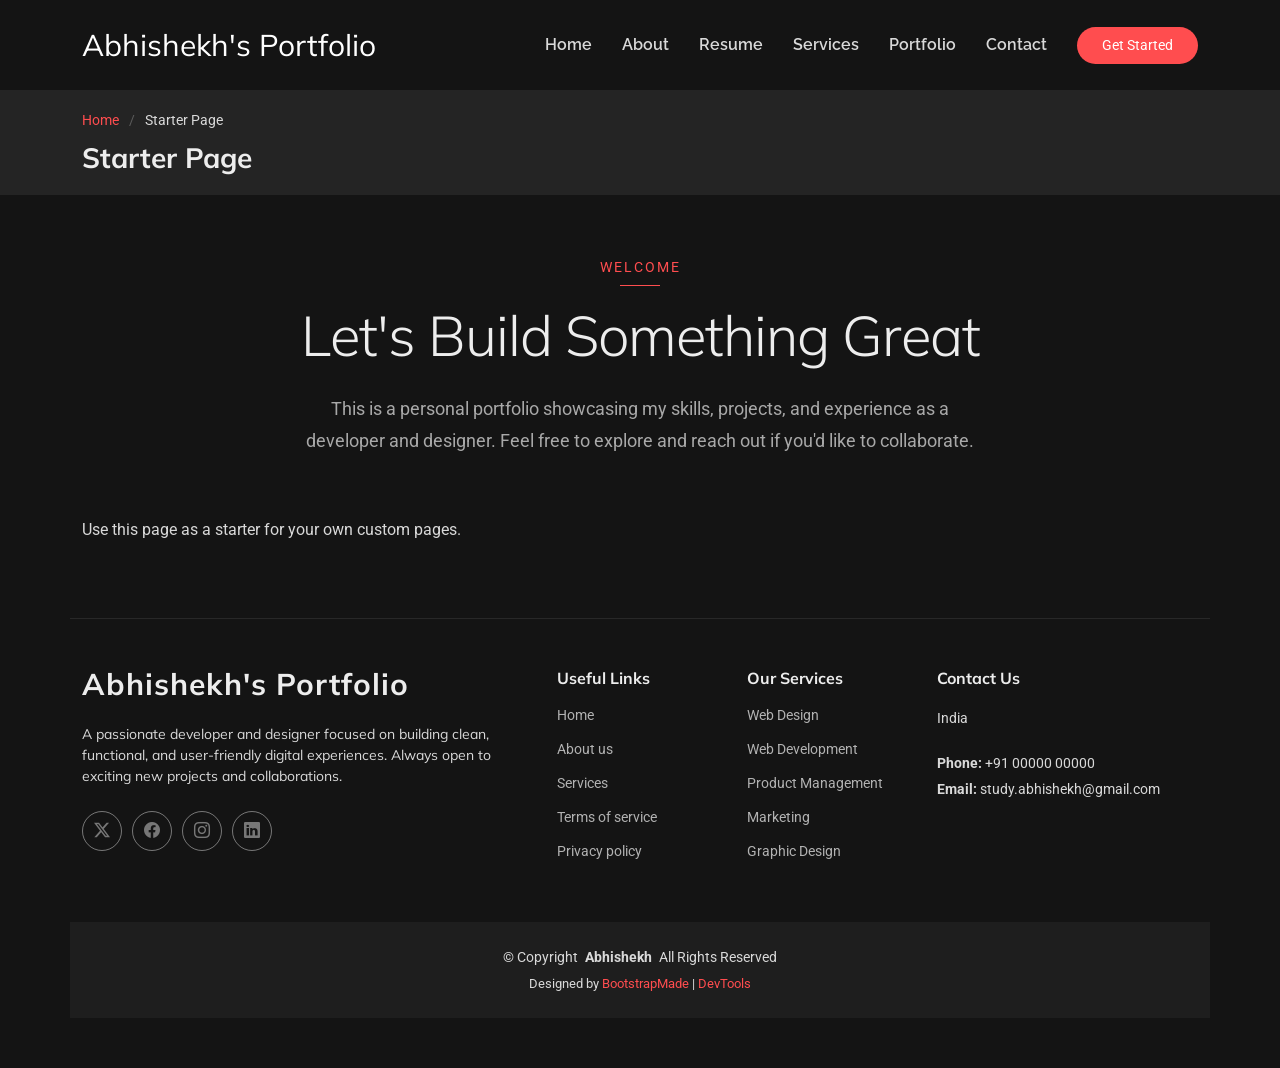
<file: starter-page.html>
<!DOCTYPE html>
<html lang="en">

<head>
  <meta charset="utf-8">
  <meta content="width=device-width, initial-scale=1.0" name="viewport">
  <title>Abhishekh's Portfolio</title>
  <meta name="description" content="">
  <meta name="keywords" content="">

  <!-- Favicons -->
  <link href="assets/img/3.png" rel="icon">
  <link href="assets/img/3.png" rel="apple-touch-icon">

  <!-- Fonts -->
  <link href="https://fonts.googleapis.com" rel="preconnect">
  <link href="https://fonts.gstatic.com" rel="preconnect" crossorigin>
  <link href="https://fonts.googleapis.com/css2?family=Roboto:ital,wght@0,100;0,300;0,400;0,500;0,700;0,900;1,100;1,300;1,400;1,500;1,700;1,900&family=Raleway:ital,wght@0,100;0,200;0,300;0,400;0,500;0,600;0,700;0,800;0,900;1,100;1,200;1,300;1,400;1,500;1,600;1,700;1,800;1,900&family=Mulish:ital,wght@0,200;0,300;0,400;0,500;0,600;0,700;0,800;0,900;1,200;1,300;1,400;1,500;1,600;1,700;1,800;1,900&display=swap" rel="stylesheet">

  <!-- Vendor CSS Files -->
  <link href="assets/vendor/bootstrap/css/bootstrap.min.css" rel="stylesheet">
  <link href="assets/vendor/bootstrap-icons/bootstrap-icons.css" rel="stylesheet">
  <link href="assets/vendor/aos/aos.css" rel="stylesheet">
  <link href="assets/vendor/glightbox/css/glightbox.min.css" rel="stylesheet">
  <link href="assets/vendor/swiper/swiper-bundle.min.css" rel="stylesheet">

  <!-- Main CSS File -->
  <link href="assets/css/main.css" rel="stylesheet">

</head>

<body class="starter-page-page">

  <header id="header" class="header d-flex align-items-center sticky-top">
    <div class="container-fluid container-xl position-relative d-flex align-items-center">

      <a href="index.html" class="logo d-flex align-items-center me-auto">
        <h1 class="sitename">Abhishekh's Portfolio</h1>
      </a>

      <nav id="navmenu" class="navmenu">
        <ul>
          <li><a href="#hero">Home</a></li>
          <li><a href="#about">About</a></li>
          <li><a href="#resume">Resume</a></li>
          <li><a href="#services">Services</a></li>
          <li><a href="#portfolio">Portfolio</a></li>
          <li><a href="#contact">Contact</a></li>
        </ul>
        <i class="mobile-nav-toggle d-xl-none bi bi-list"></i>
      </nav>

      <a class="btn-getstarted" href="#about">Get Started</a>

    </div>
  </header>

  <main class="main">

    <!-- Page Title -->
    <div class="page-title light-background">
      <div class="container">
        <nav class="breadcrumbs">
          <ol>
            <li><a href="index.html">Home</a></li>
            <li class="current">Starter Page</li>
          </ol>
        </nav>
        <h1>Starter Page</h1>
      </div>
    </div>

    <!-- Starter Section -->
    <section id="starter-section" class="starter-section section">

      <!-- Section Title -->
      <div class="container section-title" data-aos="fade-up">
        <span class="subtitle">Welcome</span>
        <h2>Let's Build Something Great</h2>
        <p>This is a personal portfolio showcasing my skills, projects, and experience as a developer and designer. Feel free to explore and reach out if you'd like to collaborate.</p>
      </div>

      <div class="container" data-aos="fade-up">
        <p>Use this page as a starter for your own custom pages.</p>
      </div>

    </section>

  </main>

  <footer id="footer" class="footer">

    <div class="container footer-top">
      <div class="row gy-4">
        <div class="col-lg-5 col-md-12 footer-about">
          <a href="index.html" class="logo d-flex align-items-center">
            <span class="sitename">Abhishekh's Portfolio</span>
          </a>
          <p>A passionate developer and designer focused on building clean, functional, and user-friendly digital experiences. Always open to exciting new projects and collaborations.</p>
          <div class="social-links d-flex mt-4">
            <a href=""><i class="bi bi-twitter-x"></i></a>
            <a href=""><i class="bi bi-facebook"></i></a>
            <a href=""><i class="bi bi-instagram"></i></a>
            <a href=""><i class="bi bi-linkedin"></i></a>
          </div>
        </div>

        <div class="col-lg-2 col-6 footer-links">
          <h4>Useful Links</h4>
          <ul>
            <li><a href="#">Home</a></li>
            <li><a href="#">About us</a></li>
            <li><a href="#">Services</a></li>
            <li><a href="#">Terms of service</a></li>
            <li><a href="#">Privacy policy</a></li>
          </ul>
        </div>

        <div class="col-lg-2 col-6 footer-links">
          <h4>Our Services</h4>
          <ul>
            <li><a href="#">Web Design</a></li>
            <li><a href="#">Web Development</a></li>
            <li><a href="#">Product Management</a></li>
            <li><a href="#">Marketing</a></li>
            <li><a href="#">Graphic Design</a></li>
          </ul>
        </div>

        <div class="col-lg-3 col-md-12 footer-contact text-center text-md-start">
          <h4>Contact Us</h4>
          <p>India</p>
          <p class="mt-4"><strong>Phone:</strong> <span>+91 00000 00000</span></p>
          <p><strong>Email:</strong> <span>study.abhishekh@gmail.com</span></p>
        </div>

      </div>
    </div>

    <div class="container copyright text-center mt-4">
      <p>© <span>Copyright</span> <strong class="px-1 sitename">Abhishekh</strong> <span>All Rights Reserved</span></p>
      <div class="credits">
        Designed by <a href="https://bootstrapmade.com/">BootstrapMade</a> | <a href="https://bootstrapmade.com/tools/">DevTools</a>
      </div>
    </div>

  </footer>

  <!-- Scroll Top -->
  <a href="#" id="scroll-top" class="scroll-top d-flex align-items-center justify-content-center"><i class="bi bi-arrow-up-short"></i></a>

  <!-- Preloader -->
  <div id="preloader"></div>

  <!-- Vendor JS Files -->
  <script src="assets/vendor/bootstrap/js/bootstrap.bundle.min.js"></script>
  <script src="assets/vendor/php-email-form/validate.js"></script>
  <script src="assets/vendor/aos/aos.js"></script>
  <script src="assets/vendor/typed.js/typed.umd.js"></script>
  <script src="assets/vendor/waypoints/noframework.waypoints.js"></script>
  <script src="assets/vendor/glightbox/js/glightbox.min.js"></script>
  <script src="assets/vendor/imagesloaded/imagesloaded.pkgd.min.js"></script>
  <script src="assets/vendor/isotope-layout/isotope.pkgd.min.js"></script>
  <script src="assets/vendor/swiper/swiper-bundle.min.js"></script>

  <!-- Main JS File -->
  <script src="assets/js/main.js"></script>

</body>

</html>
</file>
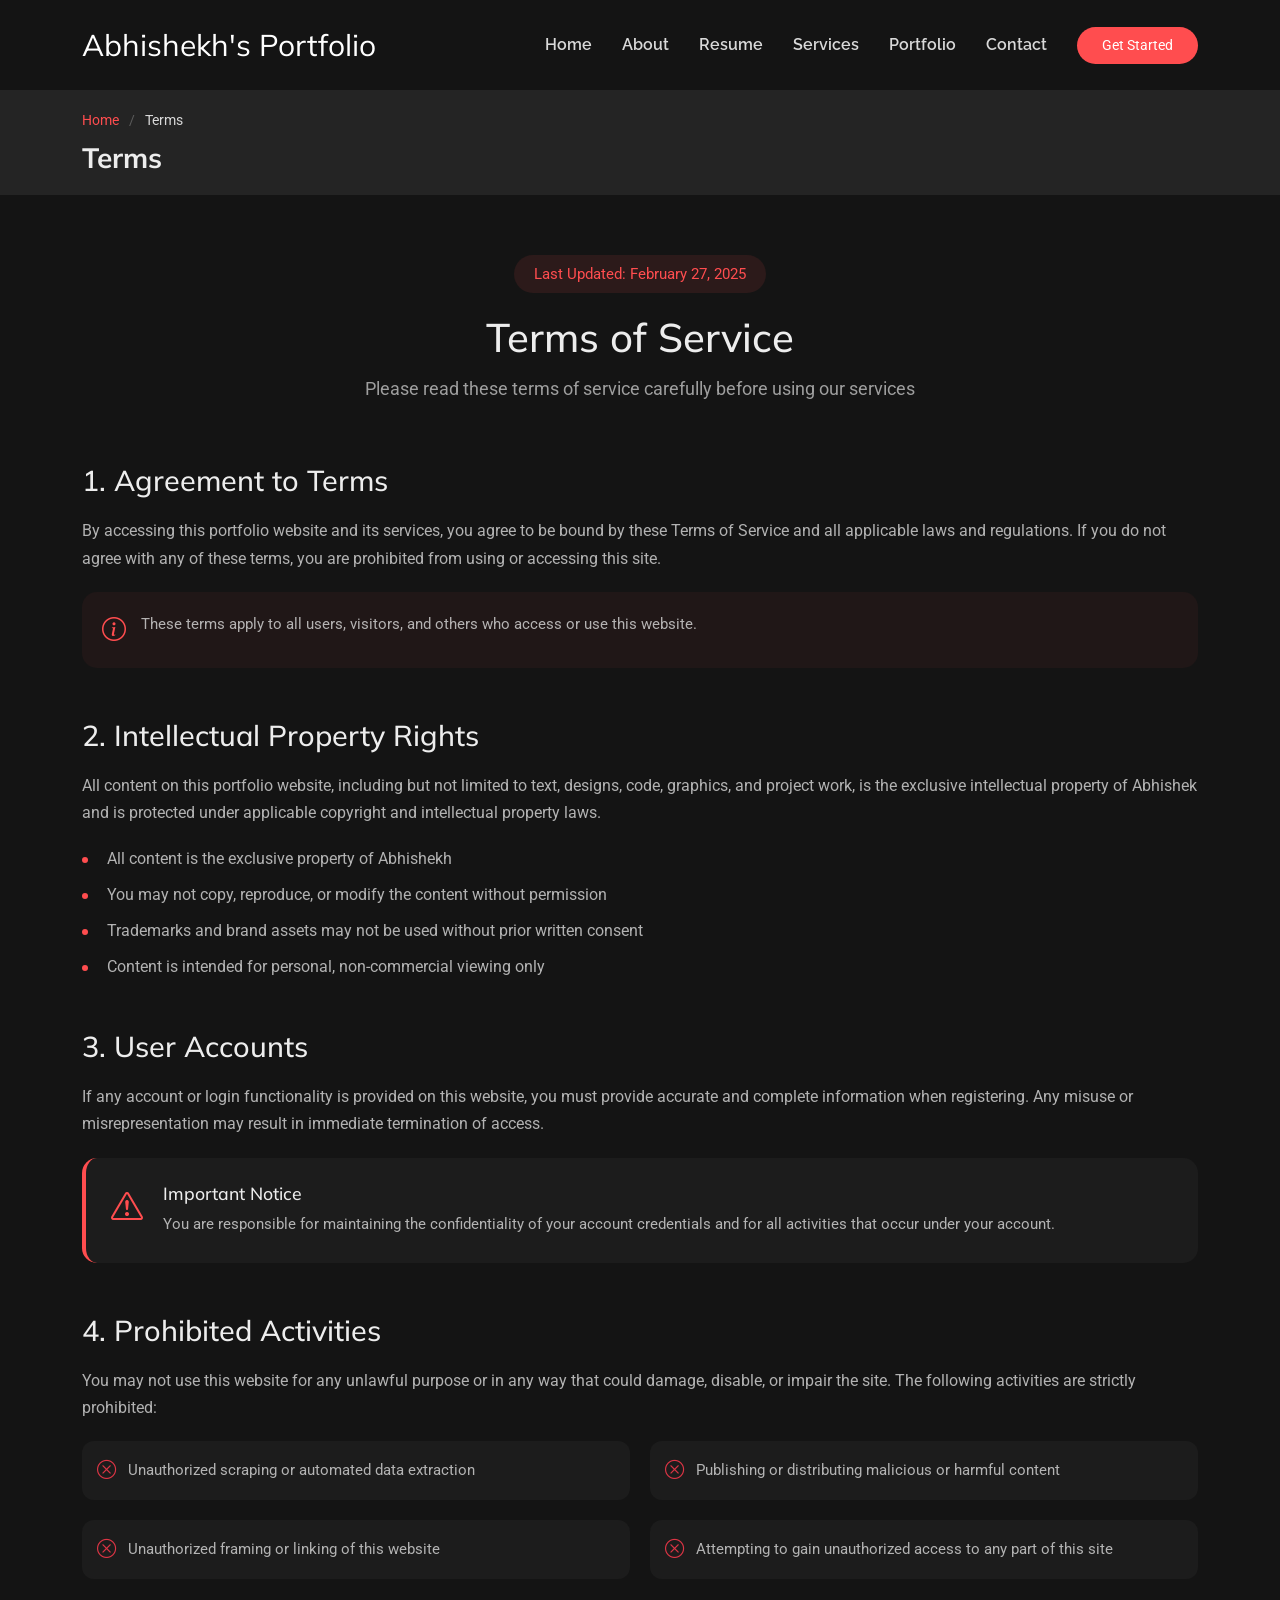
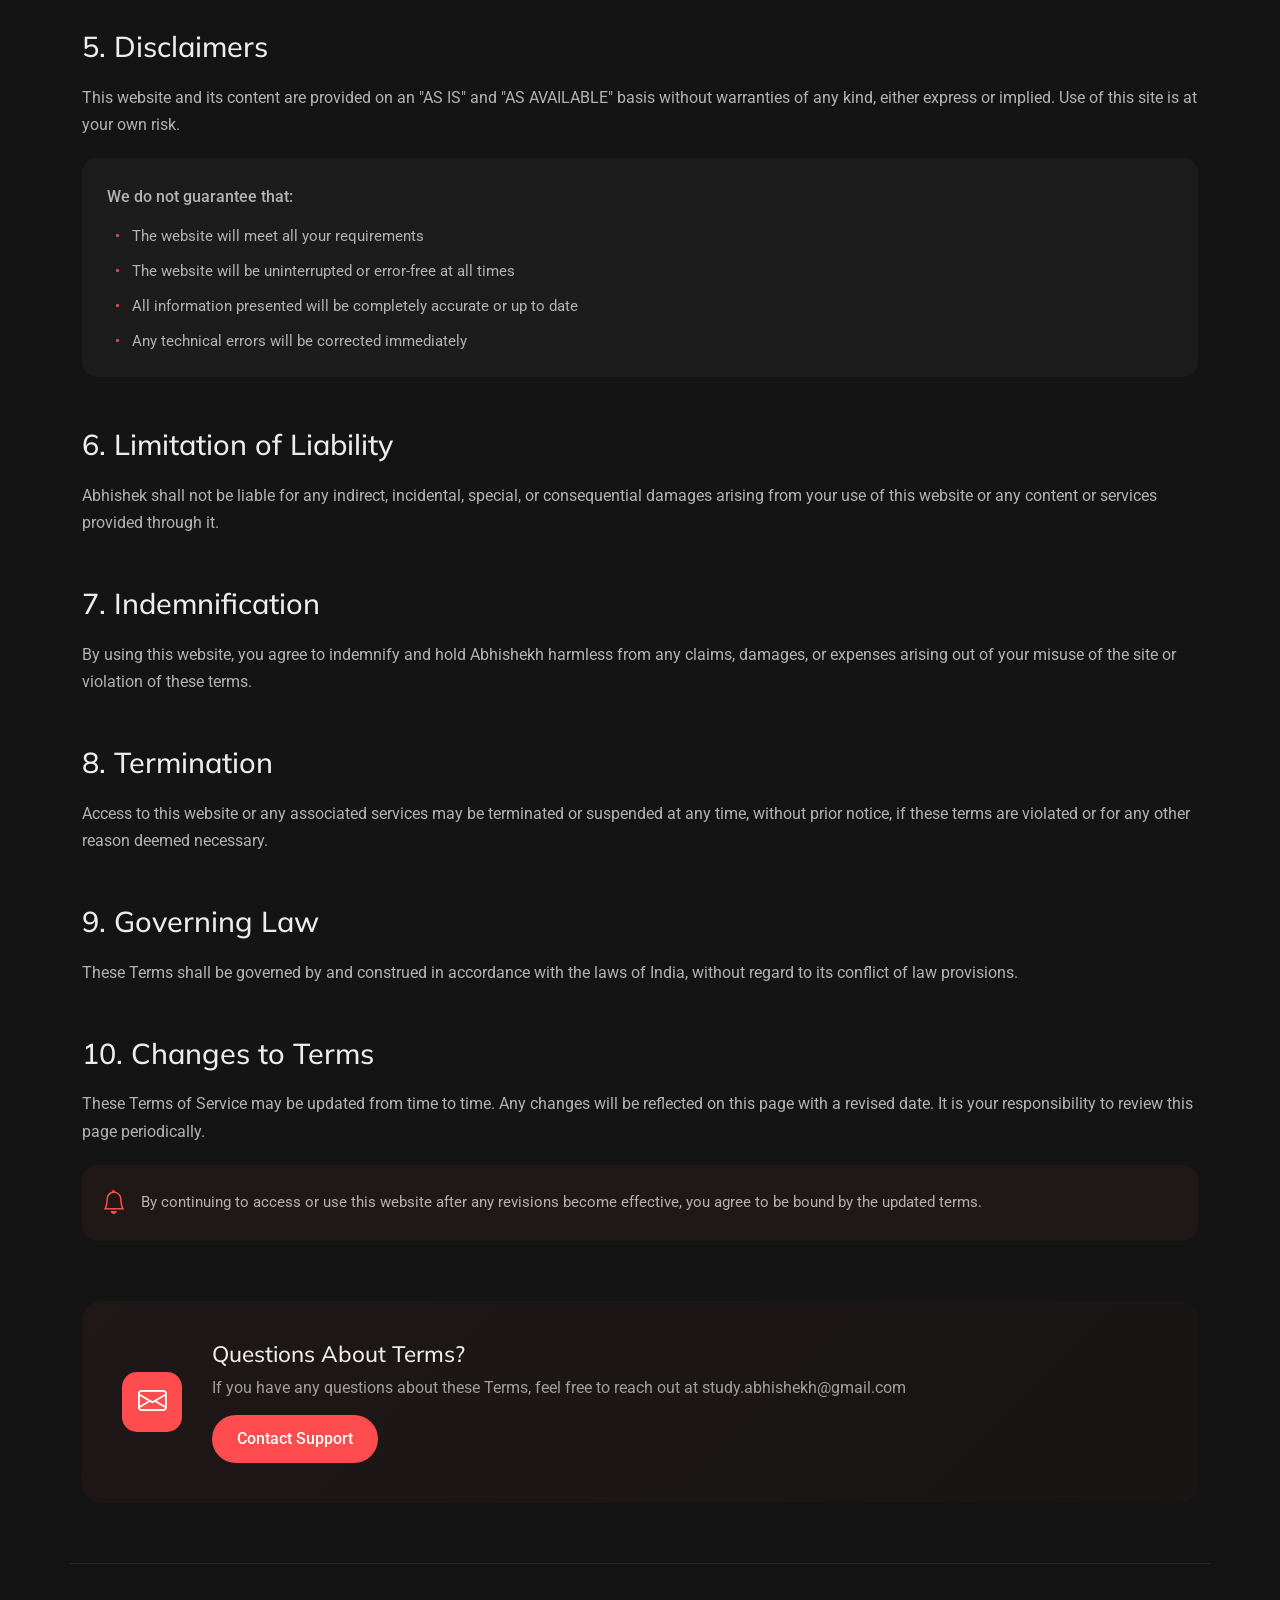
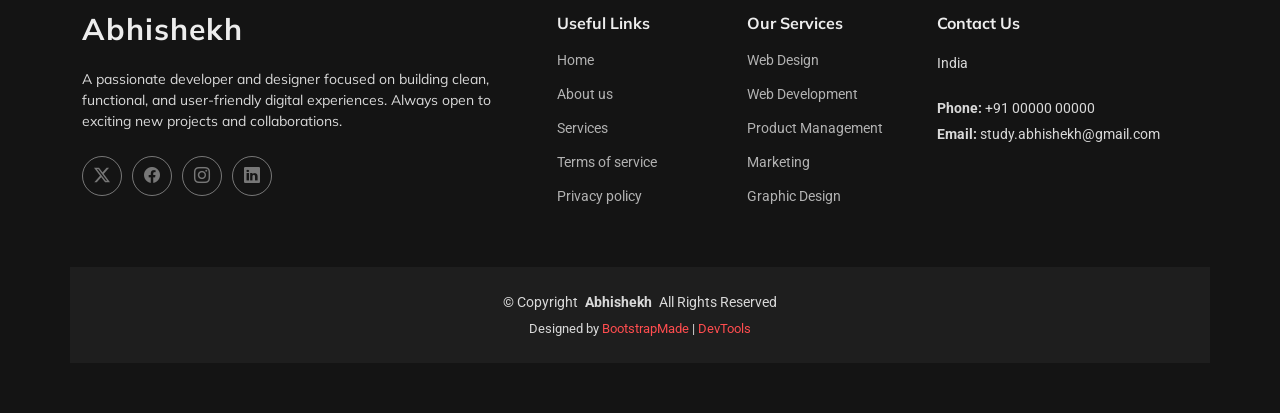
<file: terms.html>
<!DOCTYPE html>
<html lang="en">

<head>
  <meta charset="utf-8">
  <meta content="width=device-width, initial-scale=1.0" name="viewport">
  <title>Abhishekh's Portfolio</title>
  <meta name="description" content="">
  <meta name="keywords" content="">

  <!-- Favicons -->
  <link href="assets/img/3.png" rel="icon">
  <link href="assets/img/3.png" rel="apple-touch-icon">

  <!-- Fonts -->
  <link href="https://fonts.googleapis.com" rel="preconnect">
  <link href="https://fonts.gstatic.com" rel="preconnect" crossorigin>
  <link
    href="https://fonts.googleapis.com/css2?family=Roboto:ital,wght@0,100;0,300;0,400;0,500;0,700;0,900;1,100;1,300;1,400;1,500;1,700;1,900&family=Raleway:ital,wght@0,100;0,200;0,300;0,400;0,500;0,600;0,700;0,800;0,900;1,100;1,200;1,300;1,400;1,500;1,600;1,700;1,800;1,900&family=Mulish:ital,wght@0,200;0,300;0,400;0,500;0,600;0,700;0,800;0,900;1,200;1,300;1,400;1,500;1,600;1,700;1,800;1,900&display=swap"
    rel="stylesheet">

  <!-- Vendor CSS Files -->
  <link href="assets/vendor/bootstrap/css/bootstrap.min.css" rel="stylesheet">
  <link href="assets/vendor/bootstrap-icons/bootstrap-icons.css" rel="stylesheet">
  <link href="assets/vendor/aos/aos.css" rel="stylesheet">
  <link href="assets/vendor/glightbox/css/glightbox.min.css" rel="stylesheet">
  <link href="assets/vendor/swiper/swiper-bundle.min.css" rel="stylesheet">

  <!-- Main CSS File -->
  <link href="assets/css/main.css" rel="stylesheet">

</head>

<body class="terms-page">

  <header id="header" class="header d-flex align-items-center sticky-top">
    <div class="container-fluid container-xl position-relative d-flex align-items-center">

      <a href="index.html" class="logo d-flex align-items-center me-auto">
        <h1 class="sitename">Abhishekh's Portfolio</h1>
      </a>

      <nav id="navmenu" class="navmenu">
        <ul>
          <li><a href="#hero">Home</a></li>
          <li><a href="#about">About</a></li>
          <li><a href="#resume">Resume</a></li>
          <li><a href="#services">Services</a></li>
          <li><a href="#portfolio">Portfolio</a></li>
          <li><a href="#contact">Contact</a></li>
        </ul>
        <i class="mobile-nav-toggle d-xl-none bi bi-list"></i>
      </nav>

      <a class="btn-getstarted" href="#about">Get Started</a>

    </div>
  </header>

  <main class="main">

    <!-- Page Title -->
    <div class="page-title light-background">
      <div class="container">
        <nav class="breadcrumbs">
          <ol>
            <li><a href="index.html">Home</a></li>
            <li class="current">Terms</li>
          </ol>
        </nav>
        <h1>Terms</h1>
      </div>
    </div>

    <!-- Terms Of Service Section -->
    <section id="terms-of-service" class="terms-of-service section">

      <div class="container" data-aos="fade-up">
        <!-- Page Header -->
        <div class="tos-header text-center" data-aos="fade-up">
          <span class="last-updated">Last Updated: February 27, 2025</span>
          <h2>Terms of Service</h2>
          <p>Please read these terms of service carefully before using our services</p>
        </div>

        <!-- Content -->
        <div class="tos-content" data-aos="fade-up" data-aos-delay="200">
          <!-- Agreement Section -->
          <div id="agreement" class="content-section">
            <h3>1. Agreement to Terms</h3>
            <p>By accessing this portfolio website and its services, you agree to be bound by these Terms of Service and
              all applicable laws and regulations. If you do not agree with any of these terms, you are prohibited from
              using or accessing this site.</p>
            <div class="info-box">
              <i class="bi bi-info-circle"></i>
              <p>These terms apply to all users, visitors, and others who access or use this website.</p>
            </div>
          </div>

          <!-- Intellectual Property -->
          <div id="intellectual-property" class="content-section">
            <h3>2. Intellectual Property Rights</h3>
            <p>All content on this portfolio website, including but not limited to text, designs, code, graphics, and
              project work, is the exclusive intellectual property of Abhishek and is protected under applicable
              copyright and intellectual property laws.</p>
            <ul class="list-items">
              <li>All content is the exclusive property of Abhishekh</li>
              <li>You may not copy, reproduce, or modify the content without permission</li>
              <li>Trademarks and brand assets may not be used without prior written consent</li>
              <li>Content is intended for personal, non-commercial viewing only</li>
            </ul>
          </div>

          <!-- User Accounts -->
          <div id="user-accounts" class="content-section">
            <h3>3. User Accounts</h3>
            <p>If any account or login functionality is provided on this website, you must provide accurate and complete
              information when registering. Any misuse or misrepresentation may result in immediate termination of
              access.</p>
            <div class="alert-box">
              <i class="bi bi-exclamation-triangle"></i>
              <div class="alert-content">
                <h5>Important Notice</h5>
                <p>You are responsible for maintaining the confidentiality of your account credentials and for all
                  activities that occur under your account.</p>
              </div>
            </div>
          </div>

          <!-- Prohibited Activities -->
          <div id="prohibited" class="content-section">
            <h3>4. Prohibited Activities</h3>
            <p>You may not use this website for any unlawful purpose or in any way that could damage, disable, or impair
              the site. The following activities are strictly prohibited:</p>
            <div class="prohibited-list">
              <div class="prohibited-item">
                <i class="bi bi-x-circle"></i>
                <span>Unauthorized scraping or automated data extraction</span>
              </div>
              <div class="prohibited-item">
                <i class="bi bi-x-circle"></i>
                <span>Publishing or distributing malicious or harmful content</span>
              </div>
              <div class="prohibited-item">
                <i class="bi bi-x-circle"></i>
                <span>Unauthorized framing or linking of this website</span>
              </div>
              <div class="prohibited-item">
                <i class="bi bi-x-circle"></i>
                <span>Attempting to gain unauthorized access to any part of this site</span>
              </div>
            </div>
          </div>

          <!-- Disclaimers -->
          <div id="disclaimer" class="content-section">
            <h3>5. Disclaimers</h3>
            <p>This website and its content are provided on an "AS IS" and "AS AVAILABLE" basis without warranties of
              any kind, either express or implied. Use of this site is at your own risk.</p>
            <div class="disclaimer-box">
              <p>We do not guarantee that:</p>
              <ul>
                <li>The website will meet all your requirements</li>
                <li>The website will be uninterrupted or error-free at all times</li>
                <li>All information presented will be completely accurate or up to date</li>
                <li>Any technical errors will be corrected immediately</li>
              </ul>
            </div>
          </div>

          <!-- Limitation of Liability -->
          <div id="limitation" class="content-section">
            <h3>6. Limitation of Liability</h3>
            <p>Abhishek shall not be liable for any indirect, incidental, special, or consequential damages arising from
              your use of this website or any content or services provided through it.</p>
          </div>

          <!-- Indemnification -->
          <div id="indemnification" class="content-section">
            <h3>7. Indemnification</h3>
            <p>By using this website, you agree to indemnify and hold Abhishekh harmless from any claims, damages, or
              expenses arising out of your misuse of the site or violation of these terms.</p>
          </div>

          <!-- Termination -->
          <div id="termination" class="content-section">
            <h3>8. Termination</h3>
            <p>Access to this website or any associated services may be terminated or suspended at any time, without
              prior notice, if these terms are violated or for any other reason deemed necessary.</p>
          </div>

          <!-- Governing Law -->
          <div id="governing-law" class="content-section">
            <h3>9. Governing Law</h3>
            <p>These Terms shall be governed by and construed in accordance with the laws of India, without regard to
              its conflict of law provisions.</p>
          </div>

          <!-- Changes -->
          <div id="changes" class="content-section">
            <h3>10. Changes to Terms</h3>
            <p>These Terms of Service may be updated from time to time. Any changes will be reflected on this page with
              a revised date. It is your responsibility to review this page periodically.</p>
            <div class="notice-box">
              <i class="bi bi-bell"></i>
              <p>By continuing to access or use this website after any revisions become effective, you agree to be bound
                by the updated terms.</p>
            </div>
          </div>
        </div>

        <!-- Contact Section -->
        <div class="tos-contact" data-aos="fade-up" data-aos-delay="300">
          <div class="contact-box">
            <div class="contact-icon">
              <i class="bi bi-envelope"></i>
            </div>
            <div class="contact-content">
              <h4>Questions About Terms?</h4>
              <p>If you have any questions about these Terms, feel free to reach out at study.abhishekh@gmail.com</p>
              <a href="mailto:study.abhishekh@gmail.com" class="contact-link">Contact Support</a>
            </div>
          </div>
        </div>
      </div>

    </section>

  </main>

  <footer id="footer" class="footer">

    <div class="container footer-top">
      <div class="row gy-4">
        <div class="col-lg-5 col-md-12 footer-about">
          <a href="index.html" class="logo d-flex align-items-center">
            <span class="sitename">Abhishekh</span>
          </a>
          <p>A passionate developer and designer focused on building clean, functional, and user-friendly digital
            experiences. Always open to exciting new projects and collaborations.</p>
          <div class="social-links d-flex mt-4">
            <a href=""><i class="bi bi-twitter-x"></i></a>
            <a href=""><i class="bi bi-facebook"></i></a>
            <a href=""><i class="bi bi-instagram"></i></a>
            <a href=""><i class="bi bi-linkedin"></i></a>
          </div>
        </div>

        <div class="col-lg-2 col-6 footer-links">
          <h4>Useful Links</h4>
          <ul>
            <li><a href="#">Home</a></li>
            <li><a href="#">About us</a></li>
            <li><a href="#">Services</a></li>
            <li><a href="#">Terms of service</a></li>
            <li><a href="#">Privacy policy</a></li>
          </ul>
        </div>

        <div class="col-lg-2 col-6 footer-links">
          <h4>Our Services</h4>
          <ul>
            <li><a href="#">Web Design</a></li>
            <li><a href="#">Web Development</a></li>
            <li><a href="#">Product Management</a></li>
            <li><a href="#">Marketing</a></li>
            <li><a href="#">Graphic Design</a></li>
          </ul>
        </div>

        <div class="col-lg-3 col-md-12 footer-contact text-center text-md-start">
          <h4>Contact Us</h4>
          <p>India</p>
          <p class="mt-4"><strong>Phone:</strong> <span>+91 00000 00000</span></p>
          <p><strong>Email:</strong> <span>study.abhishekh@gmail.com</span></p>
        </div>

      </div>
    </div>

    <div class="container copyright text-center mt-4">
      <p>© <span>Copyright</span> <strong class="px-1 sitename">Abhishekh</strong> <span>All Rights Reserved</span></p>
      <div class="credits">
        Designed by <a href="https://bootstrapmade.com/">BootstrapMade</a> | <a
          href="https://bootstrapmade.com/tools/">DevTools</a>
      </div>
    </div>

  </footer>

  <!-- Scroll Top -->
  <a href="#" id="scroll-top" class="scroll-top d-flex align-items-center justify-content-center"><i
      class="bi bi-arrow-up-short"></i></a>

  <!-- Preloader -->
  <div id="preloader"></div>

  <!-- Vendor JS Files -->
  <script src="assets/vendor/bootstrap/js/bootstrap.bundle.min.js"></script>
  <script src="assets/vendor/php-email-form/validate.js"></script>
  <script src="assets/vendor/aos/aos.js"></script>
  <script src="assets/vendor/typed.js/typed.umd.js"></script>
  <script src="assets/vendor/waypoints/noframework.waypoints.js"></script>
  <script src="assets/vendor/glightbox/js/glightbox.min.js"></script>
  <script src="assets/vendor/imagesloaded/imagesloaded.pkgd.min.js"></script>
  <script src="assets/vendor/isotope-layout/isotope.pkgd.min.js"></script>
  <script src="assets/vendor/swiper/swiper-bundle.min.js"></script>

  <!-- Main JS File -->
  <script src="assets/js/main.js"></script>

</body>

</html>
</file>
<file: assets/css/main.css>
/**
* Template Name: Craftivo
* Template URL: https://bootstrapmade.com/craftivo-bootstrap-portfolio-template/
* Updated: Oct 04 2025 with Bootstrap v5.3.8
* Author: BootstrapMade.com
* License: https://bootstrapmade.com/license/
*/

@charset "UTF-8";

/*--------------------------------------------------------------
# Font & Color Variables
# Help: https://bootstrapmade.com/color-system/
--------------------------------------------------------------*/
/* Fonts */
:root {
  --default-font: "Roboto",  system-ui, -apple-system, "Segoe UI", Roboto, "Helvetica Neue", Arial, "Noto Sans", "Liberation Sans", sans-serif, "Apple Color Emoji", "Segoe UI Emoji", "Segoe UI Symbol", "Noto Color Emoji";
  --heading-font: "Mulish",  sans-serif;
  --nav-font: "Raleway",  sans-serif;
}

/* Global Colors - The following color variables are used throughout the website. Updating them here will change the color scheme of the entire website */
:root { 
  --background-color: #141414; /* Background color for the entire website, including individual sections */
  --default-color: #d9d9d9; /* Default color used for the majority of the text content across the entire website */
  --heading-color: #ededed; /* Color for headings, subheadings and title throughout the website */
  --accent-color: #ff4d4f; /* Accent color that represents your brand on the website. It's used for buttons, links, and other elements that need to stand out */
  --surface-color: #1c1c1c; /* The surface color is used as a background of boxed elements within sections, such as cards, icon boxes, or other elements that require a visual separation from the global background. */
  --contrast-color: #ffffff; /* Contrast color for text, ensuring readability against backgrounds of accent, heading, or default colors. */
}

/* Nav Menu Colors - The following color variables are used specifically for the navigation menu. They are separate from the global colors to allow for more customization options */
:root {
  --nav-color: #d9d9d9;  /* The default color of the main navmenu links */
  --nav-hover-color: #ff4d4f; /* Applied to main navmenu links when they are hovered over or active */
  --nav-mobile-background-color: #2e2e2e; /* Used as the background color for mobile navigation menu */
  --nav-dropdown-background-color: #2e2e2e; /* Used as the background color for dropdown items that appear when hovering over primary navigation items */
  --nav-dropdown-color: #d9d9d9; /* Used for navigation links of the dropdown items in the navigation menu. */
  --nav-dropdown-hover-color: #ff4d4f; /* Similar to --nav-hover-color, this color is applied to dropdown navigation links when they are hovered over. */
}

/* Color Presets - These classes override global colors when applied to any section or element, providing reuse of the sam color scheme. */

.light-background {
  --background-color: rgba(41, 41, 41, 0.8);
  --surface-color: #484848;
}

.dark-background {
  --background-color: #060606;
  --default-color: #ffffff;
  --heading-color: #ffffff;
  --surface-color: #252525;
  --contrast-color: #ffffff;
}

/* Smooth scroll */
:root {
  scroll-behavior: smooth;
}

/*--------------------------------------------------------------
# General Styling & Shared Classes
--------------------------------------------------------------*/
body {
  color: var(--default-color);
  background-color: var(--background-color);
  font-family: var(--default-font);
}

a {
  color: var(--accent-color);
  text-decoration: none;
  transition: 0.3s;
}

a:hover {
  color: color-mix(in srgb, var(--accent-color), transparent 25%);
  text-decoration: none;
}

h1,
h2,
h3,
h4,
h5,
h6 {
  color: var(--heading-color);
  font-family: var(--heading-font);
}

/* PHP Email Form Messages
------------------------------*/
.php-email-form .error-message {
  display: none;
  background: #df1529;
  color: #ffffff;
  text-align: left;
  padding: 15px;
  margin-bottom: 24px;
  font-weight: 600;
}

.php-email-form .sent-message {
  display: none;
  color: #ffffff;
  background: #059652;
  text-align: center;
  padding: 15px;
  margin-bottom: 24px;
  font-weight: 600;
}

.php-email-form .loading {
  display: none;
  background: var(--surface-color);
  text-align: center;
  padding: 15px;
  margin-bottom: 24px;
}

.php-email-form .loading:before {
  content: "";
  display: inline-block;
  border-radius: 50%;
  width: 24px;
  height: 24px;
  margin: 0 10px -6px 0;
  border: 3px solid var(--accent-color);
  border-top-color: var(--surface-color);
  animation: php-email-form-loading 1s linear infinite;
}

@keyframes php-email-form-loading {
  0% {
    transform: rotate(0deg);
  }

  100% {
    transform: rotate(360deg);
  }
}

/*--------------------------------------------------------------
# Global Header
--------------------------------------------------------------*/
.header {
  --heading-color: #ffffff;
  color: var(--default-color);
  background-color: var(--background-color);
  padding: 15px 0;
  transition: all 0.5s;
  z-index: 997;
}

.header .logo {
  line-height: 1;
}

.header .logo img {
  max-height: 36px;
  margin-right: 8px;
}

.header .logo h1 {
  font-size: 30px;
  margin: 0;
  font-weight: 400;
  color: var(--heading-color);
}

.header .btn-getstarted,
.header .btn-getstarted:focus {
  color: var(--contrast-color);
  background: var(--accent-color);
  font-size: 14px;
  padding: 8px 25px;
  margin: 0 0 0 30px;
  border-radius: 50px;
  transition: 0.3s;
}

.header .btn-getstarted:hover,
.header .btn-getstarted:focus:hover {
  color: var(--contrast-color);
  background: color-mix(in srgb, var(--accent-color), transparent 15%);
}

@media (max-width: 1200px) {
  .header .logo {
    order: 1;
  }

  .header .btn-getstarted {
    order: 2;
    margin: 0 15px 0 0;
    padding: 6px 15px;
  }

  .header .navmenu {
    order: 3;
  }
}

.scrolled .header {
  box-shadow: 0px 0 18px rgba(0, 0, 0, 0.1);
}

/* Global Header on Scroll
------------------------------*/
.scrolled .header {
  --background-color: rgba(20, 20, 20, 0.8);
}

/* Index Page Header
------------------------------*/
.index-page .header {
  --background-color: rgba(255, 255, 255, 0);
}

/* Index Page Header on Scroll
------------------------------*/
.index-page.scrolled .header {
  --background-color: rgba(20, 20, 20, 0.8);
}

/*--------------------------------------------------------------
# Navigation Menu
--------------------------------------------------------------*/
/* Navmenu - Desktop */
@media (min-width: 1200px) {
  .navmenu {
    padding: 0;
  }

  .navmenu ul {
    margin: 0;
    padding: 0;
    display: flex;
    list-style: none;
    align-items: center;
  }

  .navmenu li {
    position: relative;
  }

  .navmenu a,
  .navmenu a:focus {
    color: var(--nav-color);
    padding: 18px 15px;
    font-size: 16px;
    font-family: var(--nav-font);
    font-weight: 600;
    display: flex;
    align-items: center;
    justify-content: space-between;
    white-space: nowrap;
    transition: 0.3s;
  }

  .navmenu a i,
  .navmenu a:focus i {
    font-size: 12px;
    line-height: 0;
    margin-left: 5px;
    transition: 0.3s;
  }

  .navmenu li:last-child a {
    padding-right: 0;
  }

  .navmenu li:hover>a,
  .navmenu .active,
  .navmenu .active:focus {
    color: var(--nav-hover-color);
  }

  .navmenu .dropdown ul {
    margin: 0;
    padding: 10px 0;
    background: var(--nav-dropdown-background-color);
    display: block;
    position: absolute;
    visibility: hidden;
    left: 14px;
    top: 130%;
    opacity: 0;
    transition: 0.3s;
    border-radius: 4px;
    z-index: 99;
    box-shadow: 0px 0px 30px rgba(0, 0, 0, 0.1);
  }

  .navmenu .dropdown ul li {
    min-width: 200px;
  }

  .navmenu .dropdown ul a {
    padding: 10px 20px;
    font-size: 15px;
    text-transform: none;
    color: var(--nav-dropdown-color);
  }

  .navmenu .dropdown ul a i {
    font-size: 12px;
  }

  .navmenu .dropdown ul a:hover,
  .navmenu .dropdown ul .active:hover,
  .navmenu .dropdown ul li:hover>a {
    color: var(--nav-dropdown-hover-color);
  }

  .navmenu .dropdown:hover>ul {
    opacity: 1;
    top: 100%;
    visibility: visible;
  }

  .navmenu .dropdown .dropdown ul {
    top: 0;
    left: -90%;
    visibility: hidden;
  }

  .navmenu .dropdown .dropdown:hover>ul {
    opacity: 1;
    top: 0;
    left: -100%;
    visibility: visible;
  }
}

/* Navmenu - Mobile */
@media (max-width: 1199px) {
  .mobile-nav-toggle {
    color: var(--nav-color);
    font-size: 28px;
    line-height: 0;
    margin-right: 10px;
    cursor: pointer;
    transition: color 0.3s;
  }

  .navmenu {
    padding: 0;
    z-index: 9997;
  }

  .navmenu ul {
    display: none;
    list-style: none;
    position: absolute;
    inset: 60px 20px 20px 20px;
    padding: 10px 0;
    margin: 0;
    border-radius: 6px;
    background-color: var(--nav-mobile-background-color);
    overflow-y: auto;
    transition: 0.3s;
    z-index: 9998;
    box-shadow: 0px 0px 30px rgba(0, 0, 0, 0.1);
  }

  .navmenu a,
  .navmenu a:focus {
    color: var(--nav-dropdown-color);
    padding: 10px 20px;
    font-family: var(--nav-font);
    font-size: 17px;
    font-weight: 500;
    display: flex;
    align-items: center;
    justify-content: space-between;
    white-space: nowrap;
    transition: 0.3s;
  }

  .navmenu a i,
  .navmenu a:focus i {
    font-size: 12px;
    line-height: 0;
    margin-left: 5px;
    width: 30px;
    height: 30px;
    display: flex;
    align-items: center;
    justify-content: center;
    border-radius: 50%;
    transition: 0.3s;
    background-color: color-mix(in srgb, var(--accent-color), transparent 90%);
  }

  .navmenu a i:hover,
  .navmenu a:focus i:hover {
    background-color: var(--accent-color);
    color: var(--contrast-color);
  }

  .navmenu a:hover,
  .navmenu .active,
  .navmenu .active:focus {
    color: var(--nav-dropdown-hover-color);
  }

  .navmenu .active i,
  .navmenu .active:focus i {
    background-color: var(--accent-color);
    color: var(--contrast-color);
    transform: rotate(180deg);
  }

  .navmenu .dropdown ul {
    position: static;
    display: none;
    z-index: 99;
    padding: 10px 0;
    margin: 10px 20px;
    background-color: var(--nav-dropdown-background-color);
    border: 1px solid color-mix(in srgb, var(--default-color), transparent 90%);
    box-shadow: none;
    transition: all 0.5s ease-in-out;
  }

  .navmenu .dropdown ul ul {
    background-color: rgba(33, 37, 41, 0.1);
  }

  .navmenu .dropdown>.dropdown-active {
    display: block;
    background-color: rgba(33, 37, 41, 0.03);
  }

  .mobile-nav-active {
    overflow: hidden;
  }

  .mobile-nav-active .mobile-nav-toggle {
    color: #fff;
    position: absolute;
    font-size: 32px;
    top: 15px;
    right: 15px;
    margin-right: 0;
    z-index: 9999;
  }

  .mobile-nav-active .navmenu {
    position: fixed;
    overflow: hidden;
    inset: 0;
    background: rgba(33, 37, 41, 0.8);
    transition: 0.3s;
  }

  .mobile-nav-active .navmenu>ul {
    display: block;
  }
}

/*--------------------------------------------------------------
# Global Footer
--------------------------------------------------------------*/
.footer {
  color: var(--default-color);
  background-color: var(--background-color);
  font-size: 14px;
  padding-bottom: 50px;
  position: relative;
}

.footer .footer-top {
  padding-top: 50px;
  border-top: 1px solid color-mix(in srgb, var(--default-color), transparent 90%);
}

.footer .footer-about .logo {
  line-height: 1;
  margin-bottom: 25px;
}

.footer .footer-about .logo img {
  max-height: 40px;
  margin-right: 6px;
}

.footer .footer-about .logo span {
  color: var(--heading-color);
  font-size: 30px;
  font-weight: 700;
  letter-spacing: 1px;
  font-family: var(--heading-font);
}

.footer .footer-about p {
  font-size: 14px;
  font-family: var(--heading-font);
}

.footer .social-links a {
  display: flex;
  align-items: center;
  justify-content: center;
  width: 40px;
  height: 40px;
  border-radius: 50%;
  border: 1px solid color-mix(in srgb, var(--default-color), transparent 50%);
  font-size: 16px;
  color: color-mix(in srgb, var(--default-color), transparent 50%);
  margin-right: 10px;
  transition: 0.3s;
}

.footer .social-links a:hover {
  color: var(--accent-color);
  border-color: var(--accent-color);
}

.footer h4 {
  font-size: 16px;
  font-weight: bold;
  position: relative;
  padding-bottom: 12px;
}

.footer .footer-links {
  margin-bottom: 30px;
}

.footer .footer-links ul {
  list-style: none;
  padding: 0;
  margin: 0;
}

.footer .footer-links ul i {
  padding-right: 2px;
  font-size: 12px;
  line-height: 0;
}

.footer .footer-links ul li {
  padding: 10px 0;
  display: flex;
  align-items: center;
}

.footer .footer-links ul li:first-child {
  padding-top: 0;
}

.footer .footer-links ul a {
  color: color-mix(in srgb, var(--default-color), transparent 20%);
  display: inline-block;
  line-height: 1;
}

.footer .footer-links ul a:hover {
  color: var(--accent-color);
}

.footer .footer-contact p {
  margin-bottom: 5px;
}

.footer .copyright {
  padding-top: 25px;
  padding-bottom: 25px;
  background-color: color-mix(in srgb, var(--default-color), transparent 95%);
}

.footer .copyright p {
  margin-bottom: 0;
}

.footer .credits {
  margin-top: 6px;
  font-size: 13px;
}

/*--------------------------------------------------------------
# Preloader
--------------------------------------------------------------*/
#preloader {
  position: fixed;
  inset: 0;
  z-index: 999999;
  overflow: hidden;
  background: var(--background-color);
  transition: all 0.6s ease-out;
}

#preloader:before {
  content: "";
  position: fixed;
  top: calc(50% - 30px);
  left: calc(50% - 30px);
  border: 6px solid #ffffff;
  border-color: var(--accent-color) transparent var(--accent-color) transparent;
  border-radius: 50%;
  width: 60px;
  height: 60px;
  animation: animate-preloader 1.5s linear infinite;
}

@keyframes animate-preloader {
  0% {
    transform: rotate(0deg);
  }

  100% {
    transform: rotate(360deg);
  }
}

/*--------------------------------------------------------------
# Scroll Top Button
--------------------------------------------------------------*/
.scroll-top {
  position: fixed;
  visibility: hidden;
  opacity: 0;
  right: 15px;
  bottom: 15px;
  z-index: 99999;
  background-color: var(--accent-color);
  width: 40px;
  height: 40px;
  border-radius: 4px;
  transition: all 0.4s;
}

.scroll-top i {
  font-size: 24px;
  color: var(--contrast-color);
  line-height: 0;
}

.scroll-top:hover {
  background-color: color-mix(in srgb, var(--accent-color), transparent 20%);
  color: var(--contrast-color);
}

.scroll-top.active {
  visibility: visible;
  opacity: 1;
}

/*--------------------------------------------------------------
# Disable aos animation delay on mobile devices
--------------------------------------------------------------*/
@media screen and (max-width: 768px) {
  [data-aos-delay] {
    transition-delay: 0 !important;
  }
}

/*--------------------------------------------------------------
# Global Page Titles & Breadcrumbs
--------------------------------------------------------------*/
.page-title {
  color: var(--default-color);
  background-color: var(--background-color);
  padding: 20px 0;
  position: relative;
}

.page-title h1 {
  font-size: 28px;
  font-weight: 700;
  margin: 0;
}

.page-title .breadcrumbs ol {
  display: flex;
  flex-wrap: wrap;
  list-style: none;
  padding: 0 0 10px 0;
  margin: 0;
  font-size: 14px;
  font-weight: 400;
}

.page-title .breadcrumbs ol li+li {
  padding-left: 10px;
}

.page-title .breadcrumbs ol li+li::before {
  content: "/";
  display: inline-block;
  padding-right: 10px;
  color: color-mix(in srgb, var(--default-color), transparent 70%);
}

/*--------------------------------------------------------------
# Global Sections
--------------------------------------------------------------*/
section,
.section {
  color: var(--default-color);
  background-color: var(--background-color);
  padding: 60px 0;
  scroll-margin-top: 90px;
  overflow: clip;
}

@media (max-width: 1199px) {

  section,
  .section {
    scroll-margin-top: 66px;
  }
}

/*--------------------------------------------------------------
# Global Section Titles
--------------------------------------------------------------*/
.section-title {
  text-align: center;
  padding-bottom: 60px;
  position: relative;
}

.section-title h2 {
  font-size: 3.5rem;
  font-weight: 300;
  line-height: 1.2;
  color: var(--heading-color);
  margin-bottom: 1.5rem;
  letter-spacing: -1px;
}

@media (max-width: 768px) {
  .section-title h2 {
    font-size: 2.5rem;
  }
}

.section-title .subtitle {
  display: inline-block;
  font-size: 0.875rem;
  font-weight: 400;
  color: var(--accent-color);
  text-transform: uppercase;
  letter-spacing: 2px;
  margin-bottom: 1.5rem;
  position: relative;
}

.section-title .subtitle::after {
  content: "";
  position: absolute;
  bottom: -8px;
  left: 50%;
  transform: translateX(-50%);
  width: 40px;
  height: 1px;
  background: var(--accent-color);
}

.section-title p {
  font-size: 1.125rem;
  line-height: 1.8;
  color: color-mix(in srgb, var(--default-color), transparent 25%);
  max-width: 900px;
  margin: 0 auto;
  text-wrap: balance;
}

/*--------------------------------------------------------------
# Hero Section
--------------------------------------------------------------*/
.hero {
  padding-top: 80px;
  min-height: 100vh;
  position: relative;
  display: flex;
  align-items: center;
  justify-content: center;
  overflow: hidden;
  padding-bottom: 80px;
}

.hero img {
  position: absolute;
  inset: 0;
  display: block;
  width: 100%;
  height: 100%;
  object-fit: cover;
  z-index: 1;
}

.hero:before {
  content: "";
  background: color-mix(in srgb, var(--background-color), transparent 30%);
  position: absolute;
  inset: 0;
  z-index: 2;
  border-radius: 0;
}

.hero .container {
  position: relative;
  z-index: 3;
}

.hero h2 {
  margin: 0;
  font-size: 48px;
  font-weight: 700;
}

.hero p {
  margin: 10px 0 0 0;
  font-size: 24px;
  color: color-mix(in srgb, var(--default-color), transparent 20%);
}

.hero p span {
  color: var(--accent-color);
  letter-spacing: 1px;
  border-bottom: 2px solid var(--accent-color);
}

.hero .social-links {
  margin-top: 30px;
  display: flex;
  justify-content: center;
  gap: 15px;
}

.hero .social-links a {
  display: flex;
  align-items: center;
  justify-content: center;
  width: 50px;
  height: 50px;
  border-radius: 50%;
  background: color-mix(in srgb, var(--default-color), transparent 92%);
  color: var(--default-color);
  font-size: 20px;
  transition: 0.3s;
}

.hero .social-links a:hover {
  background: var(--accent-color);
  color: var(--contrast-color);
  transform: translateY(-3px);
}

@media (max-width: 768px) {
  .hero h2 {
    font-size: 32px;
  }

  .hero p {
    font-size: 20px;
  }
}

/*--------------------------------------------------------------
# About Section
--------------------------------------------------------------*/
.about {
  overflow: hidden;
  position: relative;
}

.about::before {
  content: "";
  position: absolute;
  top: -50%;
  right: -20%;
  width: 800px;
  height: 800px;
  background: radial-gradient(circle, color-mix(in srgb, var(--accent-color), transparent 85%) 0%, transparent 70%);
  border-radius: 50%;
  z-index: 0;
  pointer-events: none;
}

.about .container {
  position: relative;
  z-index: 1;
}

.about .profile-card {
  background: var(--surface-color);
  border-radius: 24px;
  padding: 40px;
  box-shadow: 0 8px 30px rgba(0, 0, 0, 0.08);
  position: sticky;
  top: 100px;
}

.about .profile-card .profile-header {
  text-align: center;
  padding-bottom: 30px;
  border-bottom: 1px solid color-mix(in srgb, var(--default-color), transparent 90%);
}

.about .profile-card .profile-header .profile-avatar {
  width: 140px;
  height: 140px;
  margin: 0 auto 24px;
  position: relative;
  border-radius: 50%;
  padding: 6px;
  background: linear-gradient(135deg, var(--accent-color), color-mix(in srgb, var(--accent-color), #ff6b9d 50%));
}

.about .profile-card .profile-header .profile-avatar img {
  width: 100%;
  height: 100%;
  object-fit: cover;
  border-radius: 50%;
  border: 4px solid var(--surface-color);
}

.about .profile-card .profile-header .profile-avatar .status-indicator {
  position: absolute;
  bottom: 8px;
  right: 8px;
  width: 24px;
  height: 24px;
  background: #10b981;
  border: 4px solid var(--surface-color);
  border-radius: 50%;
  animation: pulse 2s infinite;
}

.about .profile-card .profile-header h3 {
  font-size: 24px;
  font-weight: 700;
  margin-bottom: 8px;
  color: var(--heading-color);
}

.about .profile-card .profile-header .role {
  display: inline-block;
  font-size: 15px;
  color: var(--accent-color);
  font-weight: 500;
  margin-bottom: 16px;
}

.about .profile-card .profile-header .rating {
  display: flex;
  align-items: center;
  justify-content: center;
  gap: 4px;
  margin-top: 12px;
}

.about .profile-card .profile-header .rating i {
  color: #fbbf24;
  font-size: 16px;
}

.about .profile-card .profile-header .rating span {
  margin-left: 8px;
  font-weight: 600;
  color: var(--default-color);
  font-size: 15px;
}

.about .profile-card .profile-stats {
  display: grid;
  grid-template-columns: repeat(3, 1fr);
  gap: 20px;
  padding: 30px 0;
  border-bottom: 1px solid color-mix(in srgb, var(--default-color), transparent 90%);
}

.about .profile-card .profile-stats .stat-item {
  text-align: center;
}

.about .profile-card .profile-stats .stat-item h4 {
  font-size: 28px;
  font-weight: 700;
  color: var(--accent-color);
  margin-bottom: 6px;
}

.about .profile-card .profile-stats .stat-item p {
  font-size: 13px;
  color: color-mix(in srgb, var(--default-color), transparent 30%);
  text-transform: uppercase;
  letter-spacing: 0.5px;
  margin: 0;
}

.about .profile-card .profile-actions {
  display: flex;
  flex-direction: column;
  gap: 12px;
  padding: 30px 0;
  border-bottom: 1px solid color-mix(in srgb, var(--default-color), transparent 90%);
}

.about .profile-card .profile-actions a {
  display: flex;
  align-items: center;
  justify-content: center;
  gap: 10px;
  padding: 14px 24px;
  border-radius: 12px;
  font-weight: 600;
  font-size: 15px;
  text-decoration: none;
  transition: all 0.3s ease;
}

.about .profile-card .profile-actions a.btn-primary {
  background: var(--accent-color);
  color: var(--contrast-color);
}

.about .profile-card .profile-actions a.btn-primary:hover {
  background: color-mix(in srgb, var(--accent-color), #000 15%);
  transform: translateY(-2px);
  box-shadow: 0 6px 20px rgba(0, 0, 0, 0.15);
}

.about .profile-card .profile-actions a.btn-secondary {
  background: color-mix(in srgb, var(--accent-color), transparent 90%);
  color: var(--accent-color);
}

.about .profile-card .profile-actions a.btn-secondary:hover {
  background: color-mix(in srgb, var(--accent-color), transparent 85%);
}

.about .profile-card .profile-actions a i {
  font-size: 18px;
}

.about .profile-card .social-connect {
  display: flex;
  justify-content: center;
  gap: 12px;
  padding-top: 30px;
}

.about .profile-card .social-connect a {
  width: 44px;
  height: 44px;
  display: flex;
  align-items: center;
  justify-content: center;
  background: color-mix(in srgb, var(--default-color), transparent 94%);
  border-radius: 12px;
  color: var(--default-color);
  font-size: 18px;
  transition: all 0.3s ease;
}

.about .profile-card .social-connect a:hover {
  background: var(--accent-color);
  color: var(--contrast-color);
  transform: translateY(-3px);
}

.about .content-wrapper .bio-section {
  margin-bottom: 50px;
}

.about .content-wrapper .bio-section .section-tag {
  display: inline-block;
  padding: 6px 16px;
  background: color-mix(in srgb, var(--accent-color), transparent 90%);
  color: var(--accent-color);
  border-radius: 20px;
  font-size: 13px;
  font-weight: 600;
  text-transform: uppercase;
  letter-spacing: 0.5px;
  margin-bottom: 16px;
}

.about .content-wrapper .bio-section h2 {
  font-size: 36px;
  font-weight: 700;
  color: var(--heading-color);
  margin-bottom: 24px;
  line-height: 1.2;
}

.about .content-wrapper .bio-section p {
  font-size: 16px;
  line-height: 1.8;
  color: var(--default-color);
  margin-bottom: 16px;
}

.about .content-wrapper .bio-section p:last-child {
  margin-bottom: 0;
}

.about .content-wrapper .details-grid {
  display: grid;
  grid-template-columns: repeat(2, 1fr);
  gap: 24px;
  margin-bottom: 50px;
}

.about .content-wrapper .details-grid .detail-item {
  display: flex;
  align-items: center;
  gap: 16px;
  padding: 24px;
  background: var(--surface-color);
  border-radius: 16px;
  border: 1px solid color-mix(in srgb, var(--default-color), transparent 92%);
  transition: all 0.3s ease;
}

.about .content-wrapper .details-grid .detail-item:hover {
  border-color: var(--accent-color);
  transform: translateY(-3px);
  box-shadow: 0 8px 24px rgba(0, 0, 0, 0.08);
}

.about .content-wrapper .details-grid .detail-item i {
  font-size: 28px;
  color: var(--accent-color);
  flex-shrink: 0;
}

.about .content-wrapper .details-grid .detail-item .detail-content span {
  display: block;
  font-size: 13px;
  color: color-mix(in srgb, var(--default-color), transparent 40%);
  text-transform: uppercase;
  letter-spacing: 0.5px;
  margin-bottom: 4px;
}

.about .content-wrapper .details-grid .detail-item .detail-content strong {
  display: block;
  font-size: 16px;
  color: var(--heading-color);
  font-weight: 600;
}

.about .content-wrapper .skills-showcase .section-tag {
  display: inline-block;
  padding: 6px 16px;
  background: color-mix(in srgb, var(--accent-color), transparent 90%);
  color: var(--accent-color);
  border-radius: 20px;
  font-size: 13px;
  font-weight: 600;
  text-transform: uppercase;
  letter-spacing: 0.5px;
  margin-bottom: 16px;
}

.about .content-wrapper .skills-showcase h3 {
  font-size: 28px;
  font-weight: 700;
  color: var(--heading-color);
  margin-bottom: 32px;
}

.about .content-wrapper .skills-showcase .skills-list .skill-item {
  margin-bottom: 28px;
}

.about .content-wrapper .skills-showcase .skills-list .skill-item .skill-info {
  display: flex;
  justify-content: space-between;
  align-items: center;
  margin-bottom: 10px;
}

.about .content-wrapper .skills-showcase .skills-list .skill-item .skill-info .skill-name {
  font-size: 15px;
  font-weight: 600;
  color: var(--heading-color);
}

.about .content-wrapper .skills-showcase .skills-list .skill-item .skill-info .skill-percent {
  font-size: 15px;
  font-weight: 700;
  color: var(--accent-color);
}

.about .content-wrapper .skills-showcase .skills-list .skill-item .progress {
  height: 10px;
  border-radius: 10px;
  background: color-mix(in srgb, var(--default-color), transparent 94%);
  overflow: hidden;
}

.about .content-wrapper .skills-showcase .skills-list .skill-item .progress .progress-bar {
  width: 0;
  height: 100%;
  background: linear-gradient(90deg, var(--accent-color), color-mix(in srgb, var(--accent-color), #ff6b9d 50%));
  border-radius: 10px;
  transition: width 1.5s cubic-bezier(0.65, 0, 0.35, 1);
  position: relative;
}

.about .content-wrapper .skills-showcase .skills-list .skill-item .progress .progress-bar::after {
  content: "";
  position: absolute;
  top: 0;
  left: 0;
  right: 0;
  bottom: 0;
  background: linear-gradient(90deg, transparent, rgba(255, 255, 255, 0.4), transparent);
  animation: shimmer 2s infinite;
}

@keyframes pulse {

  0%,
  100% {
    opacity: 1;
  }

  50% {
    opacity: 0.6;
  }
}

@keyframes shimmer {
  0% {
    transform: translateX(-100%);
  }

  100% {
    transform: translateX(100%);
  }
}

@media (max-width: 992px) {
  .about .profile-card {
    position: static;
    margin-bottom: 40px;
  }

  .about .content-wrapper .bio-section h2 {
    font-size: 30px;
  }

  .about .content-wrapper .details-grid {
    grid-template-columns: 1fr;
  }

  .about .content-wrapper .skills-showcase h3 {
    font-size: 24px;
  }
}

@media (max-width: 576px) {
  .about .profile-card {
    padding: 30px 20px;
  }

  .about .profile-card .profile-header .profile-avatar {
    width: 120px;
    height: 120px;
  }

  .about .profile-card .profile-stats {
    grid-template-columns: repeat(3, 1fr);
    gap: 16px;
  }

  .about .profile-card .profile-stats .stat-item h4 {
    font-size: 24px;
  }

  .about .content-wrapper .bio-section h2 {
    font-size: 26px;
  }

  .about .content-wrapper .details-grid .detail-item {
    padding: 18px;
  }

  .about .content-wrapper .details-grid .detail-item i {
    font-size: 24px;
  }
}

/*--------------------------------------------------------------
# Resume Section
--------------------------------------------------------------*/
.resume .section-header {
  margin-bottom: 2.5rem;
}

.resume .section-header .header-content .section-badge {
  display: inline-block;
  background: linear-gradient(135deg, var(--accent-color), color-mix(in srgb, var(--accent-color), #6c5ce7 20%));
  color: var(--contrast-color);
  padding: 0.5rem 1.2rem;
  border-radius: 25px;
  font-size: 0.85rem;
  font-weight: 600;
  text-transform: uppercase;
  letter-spacing: 0.1em;
  margin-bottom: 1rem;
}

.resume .section-header .header-content h2 {
  font-size: 2.2rem;
  font-weight: 700;
  color: var(--heading-color);
  margin-bottom: 1rem;
  line-height: 1.2;
  letter-spacing: -0.02em;
}

.resume .section-header .header-content p {
  font-size: 1rem;
  line-height: 1.7;
  color: color-mix(in srgb, var(--default-color), transparent 35%);
  margin: 0;
}

.resume .experience-section .experience-cards {
  display: flex;
  flex-direction: column;
  gap: 1.5rem;
}

.resume .experience-section .experience-cards .exp-card {
  background: var(--surface-color);
  border-radius: 16px;
  padding: 2rem;
  border: 2px solid color-mix(in srgb, var(--default-color), transparent 95%);
  transition: all 0.3s ease;
  position: relative;
  overflow: hidden;
}

.resume .experience-section .experience-cards .exp-card::before {
  content: "";
  position: absolute;
  top: 0;
  left: 0;
  right: 0;
  height: 4px;
  background: linear-gradient(90deg, transparent, var(--accent-color), transparent);
  transform: translateX(-100%);
  transition: transform 0.3s ease;
}

.resume .experience-section .experience-cards .exp-card:hover {
  transform: translateY(-5px);
  border-color: color-mix(in srgb, var(--accent-color), transparent 80%);
  box-shadow: 0 15px 45px color-mix(in srgb, var(--default-color), transparent 85%);
}

.resume .experience-section .experience-cards .exp-card:hover::before {
  transform: translateX(0);
}

.resume .experience-section .experience-cards .exp-card.featured {
  border-color: color-mix(in srgb, var(--accent-color), transparent 70%);
  background: linear-gradient(135deg, var(--surface-color), color-mix(in srgb, var(--accent-color), transparent 95%));
}

.resume .experience-section .experience-cards .exp-card.featured::before {
  background: linear-gradient(90deg, var(--accent-color), color-mix(in srgb, var(--accent-color), #6c5ce7 20%), var(--accent-color));
}

.resume .experience-section .experience-cards .exp-card .card-header {
  display: flex;
  justify-content: space-between;
  align-items: center;
  margin-bottom: 1.5rem;
}

.resume .experience-section .experience-cards .exp-card .card-header .company-logo {
  width: 50px;
  height: 50px;
  background: linear-gradient(135deg, var(--accent-color), color-mix(in srgb, var(--accent-color), #6c5ce7 20%));
  border-radius: 12px;
  display: flex;
  align-items: center;
  justify-content: center;
}

.resume .experience-section .experience-cards .exp-card .card-header .company-logo i {
  font-size: 1.3rem;
  color: var(--contrast-color);
}

.resume .experience-section .experience-cards .exp-card .card-header .period-badge {
  background: color-mix(in srgb, var(--accent-color), transparent 85%);
  color: var(--accent-color);
  padding: 0.4rem 1rem;
  border-radius: 20px;
  font-size: 0.8rem;
  font-weight: 600;
  text-transform: uppercase;
  letter-spacing: 0.05em;
}

.resume .experience-section .experience-cards .exp-card .card-body h3 {
  font-size: 1.4rem;
  font-weight: 600;
  color: var(--heading-color);
  margin-bottom: 0.5rem;
  letter-spacing: -0.01em;
}

.resume .experience-section .experience-cards .exp-card .card-body .company-name {
  font-size: 1rem;
  color: color-mix(in srgb, var(--default-color), transparent 25%);
  font-weight: 500;
  margin-bottom: 0.3rem;
}

.resume .experience-section .experience-cards .exp-card .card-body .duration {
  display: inline-block;
  font-size: 0.9rem;
  color: var(--accent-color);
  font-weight: 600;
  background: color-mix(in srgb, var(--accent-color), transparent 90%);
  padding: 0.2rem 0.8rem;
  border-radius: 12px;
  margin-bottom: 1rem;
}

.resume .experience-section .experience-cards .exp-card .card-body .description {
  font-size: 0.95rem;
  line-height: 1.6;
  color: color-mix(in srgb, var(--default-color), transparent 35%);
  margin-bottom: 1.5rem;
}

.resume .experience-section .experience-cards .exp-card .card-body .skills-tags {
  display: flex;
  flex-wrap: wrap;
  gap: 0.5rem;
}

.resume .experience-section .experience-cards .exp-card .card-body .skills-tags .skill-tag {
  background: color-mix(in srgb, var(--accent-color), transparent 92%);
  color: var(--accent-color);
  padding: 0.3rem 0.8rem;
  border-radius: 15px;
  font-size: 0.8rem;
  font-weight: 500;
  border: 1px solid color-mix(in srgb, var(--accent-color), transparent 85%);
}

.resume .education-section .education-timeline .timeline-track {
  position: relative;
  padding-left: 2.5rem;
}

.resume .education-section .education-timeline .timeline-track::before {
  content: "";
  position: absolute;
  left: 10px;
  top: 0;
  bottom: 0;
  width: 2px;
  background: linear-gradient(180deg, var(--accent-color), color-mix(in srgb, var(--accent-color), transparent 50%));
}

.resume .education-section .education-timeline .timeline-track .timeline-item {
  position: relative;
  margin-bottom: 3rem;
}

.resume .education-section .education-timeline .timeline-track .timeline-item:last-child {
  margin-bottom: 0;
}

.resume .education-section .education-timeline .timeline-track .timeline-item .timeline-marker {
  position: absolute;
  left: -3.5rem;
  top: 0;
  width: 50px;
  height: 50px;
  background: linear-gradient(135deg, var(--accent-color), color-mix(in srgb, var(--accent-color), #6c5ce7 20%));
  border-radius: 50%;
  display: flex;
  align-items: center;
  justify-content: center;
  border: 4px solid var(--background-color);
  box-shadow: 0 0 0 3px color-mix(in srgb, var(--accent-color), transparent 80%);
}

.resume .education-section .education-timeline .timeline-track .timeline-item .timeline-marker i {
  font-size: 1.2rem;
  color: var(--contrast-color);
}

.resume .education-section .education-timeline .timeline-track .timeline-item .timeline-content {
  background: var(--surface-color);
  padding: 1.8rem;
  border-radius: 12px;
  border: 1px solid color-mix(in srgb, var(--default-color), transparent 95%);
  transition: all 0.3s ease;
}

.resume .education-section .education-timeline .timeline-track .timeline-item .timeline-content:hover {
  transform: translateX(5px);
  border-color: color-mix(in srgb, var(--accent-color), transparent 80%);
  box-shadow: 0 10px 30px color-mix(in srgb, var(--default-color), transparent 90%);
}

.resume .education-section .education-timeline .timeline-track .timeline-item .timeline-content .education-meta {
  display: flex;
  justify-content: space-between;
  align-items: center;
  margin-bottom: 1rem;
}

.resume .education-section .education-timeline .timeline-track .timeline-item .timeline-content .education-meta .year-range {
  font-size: 0.9rem;
  color: var(--accent-color);
  font-weight: 600;
  background: color-mix(in srgb, var(--accent-color), transparent 90%);
  padding: 0.3rem 0.8rem;
  border-radius: 15px;
}

.resume .education-section .education-timeline .timeline-track .timeline-item .timeline-content .education-meta .degree-level {
  font-size: 0.8rem;
  color: color-mix(in srgb, var(--default-color), transparent 40%);
  text-transform: uppercase;
  font-weight: 600;
  letter-spacing: 0.1em;
}

.resume .education-section .education-timeline .timeline-track .timeline-item .timeline-content h4 {
  font-size: 1.3rem;
  font-weight: 600;
  color: var(--heading-color);
  margin-bottom: 0.5rem;
  letter-spacing: -0.01em;
}

.resume .education-section .education-timeline .timeline-track .timeline-item .timeline-content .institution {
  font-size: 1rem;
  color: color-mix(in srgb, var(--default-color), transparent 25%);
  font-weight: 500;
  margin-bottom: 1rem;
}

.resume .education-section .education-timeline .timeline-track .timeline-item .timeline-content .description {
  font-size: 0.95rem;
  line-height: 1.6;
  color: color-mix(in srgb, var(--default-color), transparent 35%);
  margin-bottom: 1.2rem;
}

.resume .education-section .education-timeline .timeline-track .timeline-item .timeline-content .achievement {
  display: flex;
  align-items: center;
  gap: 0.5rem;
  background: color-mix(in srgb, var(--accent-color), transparent 92%);
  padding: 0.6rem 1rem;
  border-radius: 8px;
  border-left: 3px solid var(--accent-color);
}

.resume .education-section .education-timeline .timeline-track .timeline-item .timeline-content .achievement i {
  color: var(--accent-color);
  font-size: 1rem;
}

.resume .education-section .education-timeline .timeline-track .timeline-item .timeline-content .achievement span {
  font-size: 0.9rem;
  font-weight: 600;
  color: var(--accent-color);
}

.resume .education-section .education-timeline .timeline-track .timeline-item .timeline-content .certifications-list .cert-item {
  display: flex;
  justify-content: space-between;
  align-items: center;
  padding: 0.8rem 0;
  border-bottom: 1px solid color-mix(in srgb, var(--default-color), transparent 95%);
}

.resume .education-section .education-timeline .timeline-track .timeline-item .timeline-content .certifications-list .cert-item:last-child {
  border-bottom: none;
}

.resume .education-section .education-timeline .timeline-track .timeline-item .timeline-content .certifications-list .cert-item .cert-name {
  font-size: 0.9rem;
  color: var(--heading-color);
  font-weight: 500;
}

.resume .education-section .education-timeline .timeline-track .timeline-item .timeline-content .certifications-list .cert-item .cert-year {
  font-size: 0.8rem;
  color: var(--accent-color);
  font-weight: 600;
  background: color-mix(in srgb, var(--accent-color), transparent 90%);
  padding: 0.2rem 0.6rem;
  border-radius: 10px;
}

@media (max-width: 992px) {
  .resume .section-header {
    margin-bottom: 2rem;
  }

  .resume .section-header .header-content h2 {
    font-size: 2rem;
  }

  .resume .experience-section {
    margin-bottom: 3rem;
  }

  .resume .education-timeline .timeline-track .timeline-item .timeline-marker {
    width: 45px;
    height: 45px;
  }
}

@media (max-width: 768px) {
  .resume .section-header .header-content {
    text-align: center;
  }

  .resume .section-header .header-content h2 {
    font-size: 1.8rem;
  }

  .resume .experience-section .experience-cards .exp-card {
    padding: 1.5rem;
  }

  .resume .experience-section .experience-cards .exp-card .card-header .company-logo {
    width: 45px;
    height: 45px;
  }

  .resume .experience-section .experience-cards .exp-card .card-header .company-logo i {
    font-size: 1.2rem;
  }

  .resume .education-section .education-timeline .timeline-track {
    padding-left: 2rem;
  }

  .resume .education-section .education-timeline .timeline-track::before {
    left: 20px;
  }

  .resume .education-section .education-timeline .timeline-track .timeline-item .timeline-marker {
    left: -2.3rem;
    width: 40px;
    height: 40px;
  }

  .resume .education-section .education-timeline .timeline-track .timeline-item .timeline-marker i {
    font-size: 1rem;
  }

  .resume .education-section .education-timeline .timeline-track .timeline-item .timeline-content {
    padding: 1.5rem;
  }
}

@media (max-width: 576px) {
  .resume .section-header .header-content .section-badge {
    font-size: 0.8rem;
    padding: 0.4rem 1rem;
  }

  .resume .section-header .header-content h2 {
    font-size: 1.6rem;
  }

  .resume .experience-section .experience-cards .exp-card {
    padding: 1.2rem;
  }

  .resume .experience-section .experience-cards .exp-card .card-header {
    flex-direction: column;
    gap: 1rem;
    text-align: center;
  }

  .resume .education-section .education-timeline .timeline-track .timeline-item .timeline-content {
    padding: 1.2rem;
  }

  .resume .education-section .education-timeline .timeline-track .timeline-item .timeline-content .education-meta {
    flex-direction: column;
    gap: 0.5rem;
    align-items: flex-start;
  }

  .resume .education-section .education-timeline .timeline-track .timeline-item .timeline-content .certifications-list .cert-item {
    flex-direction: column;
    align-items: flex-start;
    gap: 0.3rem;
  }
}

/*--------------------------------------------------------------
# Services Section
--------------------------------------------------------------*/
.services .service-item {
  background: var(--surface-color);
  border: 2px solid color-mix(in srgb, var(--default-color), transparent 90%);
  border-radius: 16px;
  padding: 35px 25px;
  text-align: center;
  height: 100%;
  transition: all 0.3s ease;
  position: relative;
  overflow: hidden;
}

.services .service-item::before {
  content: "";
  position: absolute;
  top: 0;
  left: 0;
  width: 100%;
  height: 4px;
  background: linear-gradient(90deg, var(--accent-color), color-mix(in srgb, var(--accent-color), transparent 50%));
  transform: scaleX(0);
  transform-origin: left;
  transition: transform 0.3s ease;
}

.services .service-item:hover {
  border-color: var(--accent-color);
  transform: translateY(-5px);
  box-shadow: 0 15px 35px rgba(0, 0, 0, 0.1);
}

.services .service-item:hover::before {
  transform: scaleX(1);
}

.services .service-item:hover .icon-wrapper {
  background: var(--accent-color);
  color: var(--contrast-color);
  transform: rotate(5deg) scale(1.05);
}

.services .service-item:hover .read-more {
  color: var(--accent-color);
}

.services .service-item:hover .read-more i {
  transform: translateX(5px);
}

.services .service-item.featured {
  border-color: var(--accent-color);
  box-shadow: 0 10px 30px rgba(54, 144, 231, 0.15);
}

.services .service-item.featured::before {
  transform: scaleX(1);
}

.services .featured-tag {
  position: absolute;
  top: 15px;
  right: -30px;
  background: var(--accent-color);
  color: var(--contrast-color);
  padding: 5px 35px;
  font-size: 11px;
  font-weight: 700;
  text-transform: uppercase;
  letter-spacing: 1px;
  transform: rotate(45deg);
  box-shadow: 0 3px 10px rgba(54, 144, 231, 0.3);
}

.services .icon-wrapper {
  width: 70px;
  height: 70px;
  margin: 0 auto 20px;
  background: color-mix(in srgb, var(--accent-color), transparent 90%);
  color: var(--accent-color);
  border-radius: 12px;
  display: flex;
  align-items: center;
  justify-content: center;
  transition: all 0.3s ease;
}

.services .icon-wrapper i {
  font-size: 32px;
}

.services h4 {
  font-size: 20px;
  font-weight: 700;
  margin-bottom: 12px;
  color: var(--heading-color);
}

.services p {
  font-size: 14px;
  line-height: 1.6;
  color: color-mix(in srgb, var(--default-color), transparent 25%);
  margin-bottom: 20px;
}

.services .read-more {
  display: inline-flex;
  align-items: center;
  gap: 6px;
  color: var(--heading-color);
  font-weight: 600;
  font-size: 14px;
  text-decoration: none;
  transition: all 0.3s ease;
}

.services .read-more i {
  font-size: 14px;
  transition: transform 0.3s ease;
}

.services .cta-box {
  background: linear-gradient(135deg, var(--accent-color), color-mix(in srgb, var(--accent-color), #667eea 40%));
  border-radius: 20px;
  padding: 45px 50px;
  color: var(--contrast-color);
  position: relative;
  overflow: hidden;
}

.services .cta-box::before {
  content: "";
  position: absolute;
  top: -50%;
  right: -20%;
  width: 400px;
  height: 400px;
  background: color-mix(in srgb, var(--contrast-color), transparent 90%);
  border-radius: 50%;
  z-index: 0;
}

.services .cta-box .row {
  position: relative;
  z-index: 1;
}

.services .cta-box h3 {
  font-size: 26px;
  font-weight: 700;
  margin-bottom: 10px;
  color: var(--contrast-color);
}

.services .cta-box p {
  font-size: 15px;
  margin-bottom: 0;
  color: color-mix(in srgb, var(--contrast-color), transparent 15%);
}

.services .cta-box .cta-btn {
  display: inline-block;
  background: var(--contrast-color);
  color: var(--accent-color);
  padding: 14px 35px;
  border-radius: 50px;
  font-weight: 700;
  font-size: 15px;
  text-decoration: none;
  transition: all 0.3s ease;
  box-shadow: 0 8px 20px rgba(0, 0, 0, 0.15);
}

.services .cta-box .cta-btn:hover {
  transform: translateY(-3px);
  box-shadow: 0 12px 30px rgba(0, 0, 0, 0.25);
  color: var(--accent-color);
}

@media (max-width: 992px) {
  .services .cta-box {
    padding: 35px 30px;
  }

  .services .cta-box h3 {
    font-size: 22px;
    margin-bottom: 8px;
  }

  .services .cta-box p {
    font-size: 14px;
    margin-bottom: 20px;
  }

  .services .cta-box .cta-btn {
    margin-top: 10px;
  }
}

@media (max-width: 768px) {
  .services .service-item {
    padding: 30px 20px;
    margin-bottom: 20px;
  }

  .services .icon-wrapper {
    width: 60px;
    height: 60px;
    margin-bottom: 18px;
  }

  .services .icon-wrapper i {
    font-size: 28px;
  }

  .services h4 {
    font-size: 18px;
  }

  .services p {
    font-size: 13px;
  }

  .services .cta-box {
    padding: 30px 25px;
    text-align: center;
  }

  .services .cta-box::before {
    width: 300px;
    height: 300px;
  }
}

/*--------------------------------------------------------------
# Portfolio Section
--------------------------------------------------------------*/
.portfolio .portfolio-filters {
  display: flex;
  justify-content: center;
  flex-wrap: wrap;
  gap: 12px;
  margin-bottom: 50px;
  padding: 0;
  list-style: none;
}

@media (max-width: 768px) {
  .portfolio .portfolio-filters {
    gap: 8px;
    margin-bottom: 35px;
  }
}

.portfolio .portfolio-filters li {
  padding: 10px 20px;
  font-size: 14px;
  font-weight: 500;
  border-radius: 6px;
  cursor: pointer;
  transition: all 0.3s ease;
  background-color: transparent;
  color: var(--default-color);
  border: 1px solid color-mix(in srgb, var(--default-color), transparent 80%);
}

@media (max-width: 768px) {
  .portfolio .portfolio-filters li {
    padding: 8px 16px;
    font-size: 13px;
  }
}

.portfolio .portfolio-filters li:hover {
  color: var(--accent-color);
  border-color: var(--accent-color);
}

.portfolio .portfolio-filters li.filter-active {
  background-color: var(--accent-color);
  color: var(--contrast-color);
  border-color: var(--accent-color);
}

.portfolio .portfolio-card {
  position: relative;
  margin-bottom: 30px;
}

.portfolio .portfolio-card .portfolio-image-container {
  position: relative;
  overflow: hidden;
  border-radius: 8px;
  aspect-ratio: 4/3;
}

.portfolio .portfolio-card .portfolio-image-container img {
  width: 100%;
  height: 100%;
  object-fit: cover;
  transition: transform 0.5s ease;
}

.portfolio .portfolio-card .portfolio-image-container .portfolio-overlay {
  position: absolute;
  top: 0;
  left: 0;
  right: 0;
  bottom: 0;
  background: linear-gradient(to bottom, transparent 0%, rgba(0, 0, 0, 0.8) 100%);
  opacity: 0;
  transition: opacity 0.3s ease;
  display: flex;
  flex-direction: column;
  justify-content: space-between;
  padding: 25px;
}

.portfolio .portfolio-card .portfolio-image-container .portfolio-overlay .portfolio-info {
  align-self: flex-start;
}

.portfolio .portfolio-card .portfolio-image-container .portfolio-overlay .portfolio-info .project-category {
  display: inline-block;
  font-size: 12px;
  font-weight: 600;
  text-transform: uppercase;
  color: var(--accent-color);
  background-color: rgba(255, 255, 255, 0.9);
  padding: 4px 10px;
  border-radius: 4px;
  margin-bottom: 8px;
  letter-spacing: 0.5px;
}

.portfolio .portfolio-card .portfolio-image-container .portfolio-overlay .portfolio-info h4 {
  color: white;
  font-size: 18px;
  font-weight: 600;
  margin: 0;
  line-height: 1.3;
}

.portfolio .portfolio-card .portfolio-image-container .portfolio-overlay .portfolio-actions {
  display: flex;
  gap: 10px;
  align-self: flex-end;
}

.portfolio .portfolio-card .portfolio-image-container .portfolio-overlay .portfolio-actions a {
  width: 40px;
  height: 40px;
  background-color: rgba(255, 255, 255, 0.9);
  color: var(--accent-color);
  border-radius: 50%;
  display: flex;
  align-items: center;
  justify-content: center;
  font-size: 16px;
  transition: all 0.3s ease;
  text-decoration: none;
}

.portfolio .portfolio-card .portfolio-image-container .portfolio-overlay .portfolio-actions a:hover {
  background-color: var(--accent-color);
  color: var(--contrast-color);
  transform: scale(1.1);
}

.portfolio .portfolio-card .portfolio-meta {
  display: flex;
  justify-content: space-between;
  align-items: center;
  margin-top: 15px;
}

.portfolio .portfolio-card .portfolio-meta .project-tags {
  display: flex;
  gap: 8px;
}

.portfolio .portfolio-card .portfolio-meta .project-tags .tag {
  font-size: 11px;
  font-weight: 500;
  padding: 4px 10px;
  border-radius: 12px;
  background-color: color-mix(in srgb, var(--accent-color), transparent 90%);
  color: var(--accent-color);
  text-transform: uppercase;
  letter-spacing: 0.3px;
}

.portfolio .portfolio-card .portfolio-meta .project-year {
  font-size: 12px;
  font-weight: 500;
  color: color-mix(in srgb, var(--default-color), transparent 40%);
}

.portfolio .portfolio-card:hover .portfolio-image-container img {
  transform: scale(1.05);
}

.portfolio .portfolio-card:hover .portfolio-image-container .portfolio-overlay {
  opacity: 1;
}

.portfolio .portfolio-bottom {
  margin-top: 60px;
  padding-top: 40px;
  border-top: 1px solid color-mix(in srgb, var(--default-color), transparent 90%);
}

.portfolio .portfolio-bottom h3 {
  font-size: 24px;
  font-weight: 700;
  margin-bottom: 8px;
}

.portfolio .portfolio-bottom p {
  font-size: 16px;
  color: color-mix(in srgb, var(--default-color), transparent 30%);
  margin-bottom: 0;
}

.portfolio .portfolio-bottom .btn-accent {
  display: inline-block;
  padding: 12px 28px;
  background-color: var(--accent-color);
  color: var(--contrast-color);
  border-radius: 6px;
  font-weight: 600;
  font-size: 14px;
  text-decoration: none;
  transition: all 0.3s ease;
}

.portfolio .portfolio-bottom .btn-accent:hover {
  background-color: color-mix(in srgb, var(--accent-color), black 10%);
  transform: translateY(-2px);
  box-shadow: 0 5px 15px color-mix(in srgb, var(--accent-color), transparent 60%);
}

@media (max-width: 992px) {
  .portfolio .portfolio-bottom .col-lg-4 {
    text-align: center !important;
    margin-top: 20px;
  }
}

/*--------------------------------------------------------------
# Contact Section
--------------------------------------------------------------*/
.contact .info-item {
  background: var(--surface-color);
  padding: 30px;
  border-radius: 10px;
  border: 1px solid color-mix(in srgb, var(--default-color), transparent 90%);
  margin-bottom: 20px;
  display: flex;
  align-items: flex-start;
  transition: 0.3s;
}

.contact .info-item:hover {
  border-color: var(--accent-color);
  box-shadow: 0 5px 20px color-mix(in srgb, var(--default-color), transparent 90%);
}

.contact .info-item .icon-wrapper {
  width: 50px;
  height: 50px;
  background: color-mix(in srgb, var(--accent-color), transparent 90%);
  border-radius: 50%;
  display: flex;
  align-items: center;
  justify-content: center;
  margin-right: 20px;
  flex-shrink: 0;
  transition: 0.3s;
}

.contact .info-item .icon-wrapper i {
  color: var(--accent-color);
  font-size: 24px;
  transition: 0.3s;
}

.contact .info-item:hover .icon-wrapper {
  background: var(--accent-color);
}

.contact .info-item:hover .icon-wrapper i {
  color: var(--contrast-color);
}

.contact .info-item h3 {
  font-size: 18px;
  font-weight: 700;
  margin-bottom: 5px;
  color: var(--heading-color);
}

.contact .info-item p {
  margin: 0;
  font-size: 14px;
  color: var(--default-color);
}

.contact .php-email-form {
  background: var(--surface-color);
  padding: 40px;
  border-radius: 10px;
  border: 1px solid color-mix(in srgb, var(--default-color), transparent 90%);
}

.contact .php-email-form .form-control {
  color: var(--default-color);
  background-color: var(--surface-color);
  border: 1px solid color-mix(in srgb, var(--default-color), transparent 80%);
  padding: 12px 15px;
  font-size: 14px;
  border-radius: 5px;
  transition: 0.3s;
}

.contact .php-email-form .form-control:focus {
  border-color: var(--accent-color);
  box-shadow: 0 0 0 0.2rem color-mix(in srgb, var(--accent-color), transparent 80%);
}

.contact .php-email-form .form-control::placeholder {
  color: color-mix(in srgb, var(--default-color), transparent 70%);
}

.contact .php-email-form textarea.form-control {
  min-height: 120px;
}

.contact .php-email-form button[type=submit] {
  background: var(--accent-color);
  color: var(--contrast-color);
  border: none;
  padding: 12px 40px;
  font-size: 16px;
  font-weight: 600;
  border-radius: 5px;
  cursor: pointer;
  transition: 0.3s;
}

.contact .php-email-form button[type=submit]:hover {
  background: color-mix(in srgb, var(--accent-color), transparent 20%);
  transform: translateY(-2px);
}

@media (max-width: 768px) {
  .contact .info-item {
    padding: 20px;
  }

  .contact .info-item .icon-wrapper {
    width: 40px;
    height: 40px;
    margin-right: 15px;
  }

  .contact .info-item .icon-wrapper i {
    font-size: 20px;
  }

  .contact .info-item h3 {
    font-size: 16px;
  }

  .contact .php-email-form {
    padding: 30px 20px;
  }
}

/*--------------------------------------------------------------
# Portfolio Details Section
--------------------------------------------------------------*/
.portfolio-details .portfolio-details-slider {
  border-radius: 12px;
  overflow: hidden;
  box-shadow: 0 10px 30px rgba(0, 0, 0, 0.1);
  margin-bottom: 40px;
}

.portfolio-details .portfolio-details-slider img {
  width: 100%;
  height: auto;
  display: block;
}

.portfolio-details .swiper-wrapper {
  height: auto !important;
}

.portfolio-details .swiper-pagination {
  position: relative;
  margin-top: 20px;
  bottom: 0;
}

.portfolio-details .swiper-pagination .swiper-pagination-bullet {
  width: 12px;
  height: 12px;
  background-color: color-mix(in srgb, var(--default-color), transparent 70%);
  opacity: 1;
  transition: all 0.3s;
}

.portfolio-details .swiper-pagination .swiper-pagination-bullet-active {
  background-color: var(--accent-color);
  width: 30px;
  border-radius: 6px;
}

.portfolio-details .portfolio-content h2 {
  font-size: 32px;
  font-weight: 700;
  margin-bottom: 20px;
  color: var(--heading-color);
}

.portfolio-details .portfolio-content .meta-info {
  display: flex;
  flex-wrap: wrap;
  gap: 20px;
  margin-bottom: 30px;
  padding-bottom: 20px;
  border-bottom: 2px solid color-mix(in srgb, var(--default-color), transparent 90%);
}

.portfolio-details .portfolio-content .meta-info span {
  font-size: 14px;
  color: color-mix(in srgb, var(--default-color), transparent 30%);
  display: flex;
  align-items: center;
  gap: 8px;
}

.portfolio-details .portfolio-content .meta-info span i {
  color: var(--accent-color);
  font-size: 16px;
}

.portfolio-details .portfolio-content h3 {
  font-size: 24px;
  font-weight: 700;
  margin-top: 40px;
  margin-bottom: 20px;
  color: var(--heading-color);
}

.portfolio-details .portfolio-content p {
  margin-bottom: 20px;
  line-height: 1.8;
}

.portfolio-details .portfolio-content .highlights-box {
  background: color-mix(in srgb, var(--accent-color), transparent 95%);
  border-left: 4px solid var(--accent-color);
  padding: 30px;
  border-radius: 8px;
  margin: 30px 0;
}

.portfolio-details .portfolio-content .highlights-box h4 {
  font-size: 20px;
  font-weight: 700;
  margin-bottom: 20px;
  color: var(--heading-color);
}

.portfolio-details .portfolio-content .highlights-box ul {
  list-style: none;
  padding: 0;
  margin: 0;
}

.portfolio-details .portfolio-content .highlights-box ul li {
  padding: 10px 0;
  display: flex;
  align-items: center;
  gap: 12px;
  font-size: 15px;
}

.portfolio-details .portfolio-content .highlights-box ul li i {
  color: var(--accent-color);
  font-size: 20px;
  flex-shrink: 0;
}

.portfolio-details .portfolio-content blockquote {
  background: var(--surface-color);
  border-radius: 12px;
  padding: 40px;
  margin: 40px 0;
  box-shadow: 0 5px 20px rgba(0, 0, 0, 0.05);
  position: relative;
}

.portfolio-details .portfolio-content blockquote .quote-icon {
  position: absolute;
  top: 20px;
  left: 20px;
  font-size: 48px;
  color: color-mix(in srgb, var(--accent-color), transparent 80%);
  line-height: 1;
}

.portfolio-details .portfolio-content blockquote p {
  font-size: 18px;
  font-style: italic;
  color: var(--default-color);
  margin-bottom: 25px;
  padding-left: 40px;
  line-height: 1.8;
}

.portfolio-details .portfolio-content blockquote .author {
  display: flex;
  align-items: center;
  gap: 15px;
  padding-left: 40px;
}

.portfolio-details .portfolio-content blockquote .author img {
  width: 60px;
  height: 60px;
  border-radius: 50%;
  object-fit: cover;
  border: 3px solid color-mix(in srgb, var(--accent-color), transparent 80%);
}

.portfolio-details .portfolio-content blockquote .author .author-info h5 {
  font-size: 16px;
  font-weight: 700;
  margin-bottom: 5px;
  color: var(--heading-color);
}

.portfolio-details .portfolio-content blockquote .author .author-info span {
  font-size: 14px;
  color: color-mix(in srgb, var(--default-color), transparent 40%);
}

.portfolio-details .sidebar .info-card,
.portfolio-details .sidebar .share-card,
.portfolio-details .sidebar .tags-card {
  background: var(--surface-color);
  border-radius: 12px;
  padding: 30px;
  margin-bottom: 30px;
  box-shadow: 0 5px 20px rgba(0, 0, 0, 0.05);
}

.portfolio-details .sidebar .info-card h3,
.portfolio-details .sidebar .share-card h3,
.portfolio-details .sidebar .tags-card h3 {
  font-size: 20px;
  font-weight: 700;
  margin-bottom: 25px;
  color: var(--heading-color);
  padding-bottom: 15px;
  border-bottom: 2px solid color-mix(in srgb, var(--accent-color), transparent 80%);
}

.portfolio-details .sidebar .info-card .info-item {
  display: flex;
  justify-content: space-between;
  align-items: flex-start;
  padding: 15px 0;
  border-bottom: 1px solid color-mix(in srgb, var(--default-color), transparent 90%);
}

.portfolio-details .sidebar .info-card .info-item:last-of-type {
  border-bottom: none;
  margin-bottom: 20px;
}

.portfolio-details .sidebar .info-card .info-item .label {
  font-weight: 600;
  font-size: 14px;
  color: var(--heading-color);
  text-transform: uppercase;
  letter-spacing: 0.5px;
}

.portfolio-details .sidebar .info-card .info-item .value {
  font-size: 14px;
  color: color-mix(in srgb, var(--default-color), transparent 20%);
  text-align: right;
  max-width: 60%;
}

.portfolio-details .sidebar .info-card .btn-primary {
  display: inline-flex;
  align-items: center;
  justify-content: center;
  gap: 10px;
  width: 100%;
  padding: 14px 30px;
  background: var(--accent-color);
  color: var(--contrast-color);
  border-radius: 8px;
  font-weight: 600;
  font-size: 15px;
  transition: all 0.3s;
  text-decoration: none;
}

.portfolio-details .sidebar .info-card .btn-primary:hover {
  background: color-mix(in srgb, var(--accent-color), transparent 15%);
  transform: translateY(-2px);
  box-shadow: 0 5px 15px rgba(0, 0, 0, 0.2);
}

.portfolio-details .sidebar .share-card .social-links {
  display: flex;
  gap: 12px;
}

.portfolio-details .sidebar .share-card .social-links a {
  display: flex;
  align-items: center;
  justify-content: center;
  width: 45px;
  height: 45px;
  border-radius: 8px;
  transition: all 0.3s;
  font-size: 18px;
}

.portfolio-details .sidebar .share-card .social-links a.facebook {
  background: color-mix(in srgb, #1877f2, transparent 90%);
  color: #1877f2;
}

.portfolio-details .sidebar .share-card .social-links a.facebook:hover {
  background: #1877f2;
  color: #ffffff;
}

.portfolio-details .sidebar .share-card .social-links a.twitter {
  background: color-mix(in srgb, #1da1f2, transparent 90%);
  color: #1da1f2;
}

.portfolio-details .sidebar .share-card .social-links a.twitter:hover {
  background: #1da1f2;
  color: #ffffff;
}

.portfolio-details .sidebar .share-card .social-links a.linkedin {
  background: color-mix(in srgb, #0077b5, transparent 90%);
  color: #0077b5;
}

.portfolio-details .sidebar .share-card .social-links a.linkedin:hover {
  background: #0077b5;
  color: #ffffff;
}

.portfolio-details .sidebar .share-card .social-links a.pinterest {
  background: color-mix(in srgb, #bd081c, transparent 90%);
  color: #bd081c;
}

.portfolio-details .sidebar .share-card .social-links a.pinterest:hover {
  background: #bd081c;
  color: #ffffff;
}

.portfolio-details .sidebar .tags-card .tags {
  display: flex;
  flex-wrap: wrap;
  gap: 10px;
}

.portfolio-details .sidebar .tags-card .tags a {
  padding: 8px 16px;
  background: color-mix(in srgb, var(--default-color), transparent 95%);
  color: var(--default-color);
  border-radius: 6px;
  font-size: 13px;
  font-weight: 500;
  transition: all 0.3s;
  text-decoration: none;
}

.portfolio-details .sidebar .tags-card .tags a:hover {
  background: var(--accent-color);
  color: var(--contrast-color);
  transform: translateY(-2px);
}

@media (max-width: 991px) {
  .portfolio-details .portfolio-content h2 {
    font-size: 28px;
  }

  .portfolio-details .portfolio-content h3 {
    font-size: 22px;
  }
}

@media (max-width: 767px) {
  .portfolio-details .portfolio-content .meta-info {
    flex-direction: column;
    gap: 10px;
  }

  .portfolio-details .portfolio-content blockquote {
    padding: 30px 20px;
  }

  .portfolio-details .portfolio-content blockquote .quote-icon {
    font-size: 36px;
  }

  .portfolio-details .portfolio-content blockquote p {
    font-size: 16px;
    padding-left: 20px;
  }

  .portfolio-details .portfolio-content blockquote .author {
    padding-left: 20px;
  }

  .portfolio-details .sidebar .info-card .info-item {
    flex-direction: column;
    gap: 8px;
  }

  .portfolio-details .sidebar .info-card .info-item .value {
    max-width: 100%;
    text-align: left;
  }
}

/*--------------------------------------------------------------
# Service Details Section
--------------------------------------------------------------*/
.service-details .sticky-sidebar {
  position: sticky;
  top: 2rem;
}

@media (max-width: 992px) {
  .service-details .sticky-sidebar {
    position: static;
    margin-top: 3rem;
  }
}

.service-details .service-card {
  background: linear-gradient(135deg, var(--surface-color) 0%, color-mix(in srgb, var(--surface-color), var(--accent-color) 3%) 100%);
  border-radius: 16px;
  overflow: hidden;
  box-shadow: 0 8px 32px color-mix(in srgb, var(--default-color), transparent 92%);
  margin-bottom: 2rem;
}

.service-details .service-card .card-header {
  background-color: var(--accent-color);
  color: var(--contrast-color);
  padding: 2.5rem 2rem;
  text-align: center;
}

.service-details .service-card .card-header .service-icon {
  width: 80px;
  height: 80px;
  background-color: color-mix(in srgb, var(--contrast-color), transparent 85%);
  border-radius: 50%;
  display: flex;
  align-items: center;
  justify-content: center;
  margin: 0 auto 1.5rem;
}

.service-details .service-card .card-header .service-icon i {
  font-size: 2.5rem;
  color: var(--contrast-color);
}

.service-details .service-card .card-header h3 {
  font-size: 1.8rem;
  font-weight: 600;
  margin-bottom: 0.5rem;
  color: var(--contrast-color);
}

.service-details .service-card .card-header .service-tagline {
  font-size: 0.95rem;
  opacity: 0.9;
  margin: 0;
}

.service-details .service-card .card-body {
  padding: 2rem;
}

.service-details .service-card .card-body .price-tag {
  text-align: center;
  padding: 1.5rem;
  background-color: color-mix(in srgb, var(--accent-color), transparent 95%);
  border-radius: 12px;
  margin-bottom: 2rem;
}

.service-details .service-card .card-body .price-tag .label {
  display: block;
  font-size: 0.85rem;
  color: color-mix(in srgb, var(--default-color), transparent 40%);
  text-transform: uppercase;
  letter-spacing: 1px;
  margin-bottom: 0.5rem;
}

.service-details .service-card .card-body .price-tag .price {
  display: block;
  font-size: 2.5rem;
  font-weight: 700;
  color: var(--accent-color);
  line-height: 1;
}

.service-details .service-card .card-body .quick-info {
  list-style: none;
  padding: 0;
  margin: 0 0 2rem;
}

.service-details .service-card .card-body .quick-info li {
  display: flex;
  align-items: center;
  gap: 1rem;
  padding: 1rem 0;
  border-bottom: 1px solid color-mix(in srgb, var(--default-color), transparent 92%);
}

.service-details .service-card .card-body .quick-info li:last-child {
  border-bottom: none;
}

.service-details .service-card .card-body .quick-info li i {
  font-size: 1.25rem;
  color: var(--accent-color);
  flex-shrink: 0;
}

.service-details .service-card .card-body .quick-info li span {
  font-size: 0.95rem;
  color: var(--default-color);
}

.service-details .service-card .card-body .cta-buttons {
  display: flex;
  flex-direction: column;
  gap: 1rem;
}

.service-details .service-card .card-body .cta-buttons a {
  text-align: center;
  padding: 1rem;
  border-radius: 8px;
  font-weight: 500;
  text-decoration: none;
  transition: all 0.3s ease;
}

.service-details .service-card .card-body .cta-buttons a.btn-primary {
  background-color: var(--accent-color);
  color: var(--contrast-color);
  box-shadow: 0 4px 12px color-mix(in srgb, var(--accent-color), transparent 60%);
}

.service-details .service-card .card-body .cta-buttons a.btn-primary:hover {
  background-color: color-mix(in srgb, var(--accent-color), black 15%);
  transform: translateY(-2px);
  box-shadow: 0 6px 20px color-mix(in srgb, var(--accent-color), transparent 50%);
}

.service-details .service-card .card-body .cta-buttons a.btn-secondary {
  background-color: transparent;
  color: var(--accent-color);
  border: 2px solid var(--accent-color);
}

.service-details .service-card .card-body .cta-buttons a.btn-secondary:hover {
  background-color: color-mix(in srgb, var(--accent-color), transparent 90%);
}

.service-details .contact-card {
  background-color: var(--surface-color);
  border-radius: 16px;
  padding: 2rem;
  box-shadow: 0 4px 16px color-mix(in srgb, var(--default-color), transparent 94%);
}

.service-details .contact-card h4 {
  font-size: 1.3rem;
  font-weight: 600;
  margin-bottom: 1rem;
}

.service-details .contact-card>p {
  font-size: 0.95rem;
  color: color-mix(in srgb, var(--default-color), transparent 30%);
  margin-bottom: 1.5rem;
  line-height: 1.6;
}

.service-details .contact-card .contact-methods {
  display: flex;
  flex-direction: column;
  gap: 1rem;
}

.service-details .contact-card .contact-methods .contact-item {
  display: flex;
  align-items: center;
  gap: 1rem;
  padding: 1rem;
  background-color: color-mix(in srgb, var(--default-color), transparent 97%);
  border-radius: 8px;
  text-decoration: none;
  color: var(--default-color);
  transition: all 0.3s ease;
}

.service-details .contact-card .contact-methods .contact-item i {
  font-size: 1.25rem;
  color: var(--accent-color);
}

.service-details .contact-card .contact-methods .contact-item span {
  font-size: 0.9rem;
}

.service-details .contact-card .contact-methods .contact-item:hover {
  background-color: color-mix(in srgb, var(--accent-color), transparent 90%);
  transform: translateX(5px);
}

.service-details .service-overview {
  margin-bottom: 3rem;
}

.service-details .service-overview .overview-header {
  margin-bottom: 1.5rem;
}

.service-details .service-overview .overview-header .badge {
  display: inline-block;
  padding: 0.5rem 1rem;
  background-color: color-mix(in srgb, var(--accent-color), transparent 85%);
  color: var(--accent-color);
  border-radius: 20px;
  font-size: 0.85rem;
  font-weight: 600;
  text-transform: uppercase;
  letter-spacing: 0.5px;
  margin-bottom: 1rem;
}

.service-details .service-overview .overview-header h2 {
  font-size: 2.5rem;
  font-weight: 700;
  line-height: 1.2;
  margin-bottom: 0;
}

@media (max-width: 768px) {
  .service-details .service-overview .overview-header h2 {
    font-size: 2rem;
  }
}

.service-details .service-overview .lead-text {
  font-size: 1.15rem;
  line-height: 1.8;
  color: color-mix(in srgb, var(--default-color), transparent 20%);
}

.service-details .service-image-showcase {
  position: relative;
  margin-bottom: 4rem;
  border-radius: 16px;
  overflow: hidden;
}

.service-details .service-image-showcase .main-image {
  width: 100%;
  display: block;
}

.service-details .service-image-showcase .image-overlay {
  position: absolute;
  bottom: 0;
  left: 0;
  right: 0;
  background: linear-gradient(to top, color-mix(in srgb, var(--default-color), transparent 20%), transparent);
  padding: 2rem;
}

.service-details .service-image-showcase .image-overlay .tech-stack {
  display: flex;
  gap: 1rem;
  flex-wrap: wrap;
}

.service-details .service-image-showcase .image-overlay .tech-stack .tech-item {
  padding: 0.5rem 1rem;
  background-color: color-mix(in srgb, var(--accent-color), transparent 10%);
  color: var(--contrast-color);
  border-radius: 6px;
  font-size: 0.85rem;
  font-weight: 500;
  backdrop-filter: blur(10px);
}

.service-details .features-grid {
  margin-bottom: 4rem;
}

.service-details .features-grid .section-heading {
  font-size: 2rem;
  font-weight: 600;
  margin-bottom: 2.5rem;
}

.service-details .features-grid .feature-box {
  background-color: var(--surface-color);
  padding: 2rem;
  border-radius: 12px;
  height: 100%;
  transition: all 0.3s ease;
  border: 1px solid color-mix(in srgb, var(--default-color), transparent 92%);
}

.service-details .features-grid .feature-box:hover {
  transform: translateY(-5px);
  box-shadow: 0 8px 24px color-mix(in srgb, var(--default-color), transparent 90%);
  border-color: color-mix(in srgb, var(--accent-color), transparent 80%);
}

.service-details .features-grid .feature-box:hover .icon-wrapper {
  background-color: var(--accent-color);
  color: var(--contrast-color);
}

.service-details .features-grid .feature-box .icon-wrapper {
  width: 60px;
  height: 60px;
  background-color: color-mix(in srgb, var(--accent-color), transparent 90%);
  color: var(--accent-color);
  border-radius: 12px;
  display: flex;
  align-items: center;
  justify-content: center;
  margin-bottom: 1.5rem;
  transition: all 0.3s ease;
}

.service-details .features-grid .feature-box .icon-wrapper i {
  font-size: 1.75rem;
}

.service-details .features-grid .feature-box h4 {
  font-size: 1.25rem;
  font-weight: 600;
  margin-bottom: 1rem;
}

.service-details .features-grid .feature-box p {
  font-size: 0.95rem;
  line-height: 1.7;
  color: color-mix(in srgb, var(--default-color), transparent 30%);
  margin: 0;
}

.service-details .workflow-section {
  margin-bottom: 4rem;
}

.service-details .workflow-section .section-heading {
  font-size: 2rem;
  font-weight: 600;
  margin-bottom: 3rem;
}

.service-details .workflow-section .timeline {
  position: relative;
  padding-left: 4rem;
}

.service-details .workflow-section .timeline::before {
  content: "";
  position: absolute;
  left: 1.5rem;
  top: 0;
  bottom: 0;
  width: 2px;
  background: linear-gradient(to bottom, var(--accent-color), color-mix(in srgb, var(--accent-color), transparent 80%));
}

.service-details .workflow-section .timeline .timeline-item {
  position: relative;
  margin-bottom: 3rem;
}

.service-details .workflow-section .timeline .timeline-item:last-child {
  margin-bottom: 0;
}

.service-details .workflow-section .timeline .timeline-item .timeline-marker {
  position: absolute;
  left: -4rem;
  top: 0;
  width: 3rem;
  height: 3rem;
  background-color: var(--accent-color);
  color: var(--contrast-color);
  border-radius: 50%;
  display: flex;
  align-items: center;
  justify-content: center;
  font-weight: 700;
  font-size: 1.1rem;
  box-shadow: 0 0 0 8px var(--background-color);
}

.service-details .workflow-section .timeline .timeline-item .timeline-content {
  background-color: var(--surface-color);
  padding: 2rem;
  border-radius: 12px;
  border-left: 3px solid var(--accent-color);
}

.service-details .workflow-section .timeline .timeline-item .timeline-content h4 {
  font-size: 1.3rem;
  font-weight: 600;
  margin-bottom: 1rem;
}

.service-details .workflow-section .timeline .timeline-item .timeline-content p {
  font-size: 0.95rem;
  line-height: 1.7;
  color: color-mix(in srgb, var(--default-color), transparent 30%);
  margin-bottom: 1rem;
}

.service-details .workflow-section .timeline .timeline-item .timeline-content .duration {
  display: inline-block;
  padding: 0.4rem 1rem;
  background-color: color-mix(in srgb, var(--accent-color), transparent 90%);
  color: var(--accent-color);
  border-radius: 20px;
  font-size: 0.85rem;
  font-weight: 600;
}

@media (max-width: 768px) {
  .service-details .workflow-section .timeline {
    padding-left: 3rem;
  }

  .service-details .workflow-section .timeline::before {
    left: 1rem;
  }

  .service-details .workflow-section .timeline .timeline-item .timeline-marker {
    left: -2.5rem;
    width: 2.5rem;
    height: 2.5rem;
    font-size: 1rem;
  }
}

.service-details .testimonial-section {
  margin-bottom: 4rem;
}

.service-details .testimonial-section .testimonial-card {
  background: linear-gradient(135deg, var(--surface-color) 0%, color-mix(in srgb, var(--surface-color), var(--accent-color) 3%) 100%);
  padding: 3rem;
  border-radius: 16px;
  box-shadow: 0 8px 32px color-mix(in srgb, var(--default-color), transparent 92%);
}

.service-details .testimonial-section .testimonial-card .stars {
  margin-bottom: 1.5rem;
}

.service-details .testimonial-section .testimonial-card .stars i {
  color: #ffc107;
  font-size: 1.25rem;
  margin-right: 0.25rem;
}

.service-details .testimonial-section .testimonial-card blockquote {
  font-size: 1.15rem;
  line-height: 1.8;
  font-style: italic;
  color: var(--default-color);
  margin-bottom: 2rem;
  position: relative;
  padding-left: 2rem;
}

.service-details .testimonial-section .testimonial-card blockquote::before {
  content: "“";
  position: absolute;
  left: 0;
  top: -10px;
  font-size: 4rem;
  color: var(--accent-color);
  opacity: 0.3;
  line-height: 1;
}

.service-details .testimonial-section .testimonial-card .client-info {
  display: flex;
  align-items: center;
  gap: 1.5rem;
}

.service-details .testimonial-section .testimonial-card .client-info .client-avatar {
  width: 70px;
  height: 70px;
  border-radius: 50%;
  object-fit: cover;
  border: 3px solid var(--accent-color);
}

.service-details .testimonial-section .testimonial-card .client-info .client-details h5 {
  font-size: 1.1rem;
  font-weight: 600;
  margin-bottom: 0.25rem;
}

.service-details .testimonial-section .testimonial-card .client-info .client-details p {
  font-size: 0.9rem;
  color: color-mix(in srgb, var(--default-color), transparent 40%);
  margin: 0;
}

.service-details .tech-details .section-heading {
  font-size: 2rem;
  font-weight: 600;
  margin-bottom: 2.5rem;
}

.service-details .tech-details .tech-categories {
  display: grid;
  gap: 2rem;
}

.service-details .tech-details .tech-categories .tech-category h5 {
  font-size: 1.1rem;
  font-weight: 600;
  margin-bottom: 1rem;
  color: var(--heading-color);
}

.service-details .tech-details .tech-categories .tech-category .tech-tags {
  display: flex;
  flex-wrap: wrap;
  gap: 0.75rem;
}

.service-details .tech-details .tech-categories .tech-category .tech-tags span {
  padding: 0.6rem 1.25rem;
  background-color: var(--surface-color);
  color: var(--default-color);
  border-radius: 8px;
  font-size: 0.9rem;
  font-weight: 500;
  border: 1px solid color-mix(in srgb, var(--default-color), transparent 90%);
  transition: all 0.3s ease;
}

.service-details .tech-details .tech-categories .tech-category .tech-tags span:hover {
  background-color: var(--accent-color);
  color: var(--contrast-color);
  border-color: var(--accent-color);
  transform: translateY(-2px);
}

/*--------------------------------------------------------------
# Terms Of Service Section
--------------------------------------------------------------*/
.terms-of-service .tos-header {
  margin-bottom: 60px;
}

.terms-of-service .tos-header .last-updated {
  display: inline-block;
  padding: 8px 20px;
  background-color: color-mix(in srgb, var(--accent-color), transparent 90%);
  border-radius: 30px;
  color: var(--accent-color);
  font-size: 0.95rem;
  margin-bottom: 20px;
}

.terms-of-service .tos-header h2 {
  font-size: 2.5rem;
  margin-bottom: 15px;
}

.terms-of-service .tos-header p {
  color: color-mix(in srgb, var(--default-color), transparent 30%);
  font-size: 1.1rem;
  max-width: 700px;
  margin: 0 auto;
}

.terms-of-service .tos-content .content-section {
  margin-bottom: 50px;
  scroll-margin-top: 100px;
}

.terms-of-service .tos-content .content-section:last-child {
  margin-bottom: 0;
}

.terms-of-service .tos-content .content-section h3 {
  font-size: 1.8rem;
  margin-bottom: 20px;
  color: var(--heading-color);
}

.terms-of-service .tos-content .content-section p {
  color: color-mix(in srgb, var(--default-color), transparent 20%);
  line-height: 1.7;
  margin-bottom: 20px;
}

.terms-of-service .tos-content .content-section p:last-child {
  margin-bottom: 0;
}

.terms-of-service .tos-content .content-section .info-box {
  display: flex;
  align-items: flex-start;
  gap: 15px;
  padding: 20px;
  background-color: color-mix(in srgb, var(--accent-color), transparent 95%);
  border-radius: 15px;
  margin-top: 20px;
}

.terms-of-service .tos-content .content-section .info-box i {
  font-size: 1.5rem;
  color: var(--accent-color);
  flex-shrink: 0;
}

.terms-of-service .tos-content .content-section .info-box p {
  margin: 0;
  font-size: 0.95rem;
}

.terms-of-service .tos-content .content-section .list-items {
  list-style: none;
  padding: 0;
  margin: 20px 0;
}

.terms-of-service .tos-content .content-section .list-items li {
  position: relative;
  padding-left: 25px;
  margin-bottom: 12px;
  color: color-mix(in srgb, var(--default-color), transparent 20%);
}

.terms-of-service .tos-content .content-section .list-items li:last-child {
  margin-bottom: 0;
}

.terms-of-service .tos-content .content-section .list-items li::before {
  content: "";
  position: absolute;
  left: 0;
  top: 10px;
  width: 6px;
  height: 6px;
  border-radius: 50%;
  background-color: var(--accent-color);
}

.terms-of-service .tos-content .content-section .alert-box {
  display: flex;
  gap: 20px;
  padding: 25px;
  background-color: var(--surface-color);
  border-radius: 15px;
  border-left: 4px solid var(--accent-color);
  margin-top: 20px;
}

.terms-of-service .tos-content .content-section .alert-box i {
  font-size: 2rem;
  color: var(--accent-color);
  flex-shrink: 0;
}

.terms-of-service .tos-content .content-section .alert-box .alert-content h5 {
  font-size: 1.1rem;
  margin-bottom: 8px;
}

.terms-of-service .tos-content .content-section .alert-box .alert-content p {
  margin: 0;
  font-size: 0.95rem;
}

.terms-of-service .tos-content .content-section .prohibited-list {
  display: grid;
  grid-template-columns: repeat(2, 1fr);
  gap: 20px;
  margin-top: 20px;
}

@media (max-width: 576px) {
  .terms-of-service .tos-content .content-section .prohibited-list {
    grid-template-columns: 1fr;
  }
}

.terms-of-service .tos-content .content-section .prohibited-list .prohibited-item {
  display: flex;
  align-items: center;
  gap: 12px;
  padding: 15px;
  background-color: var(--surface-color);
  border-radius: 12px;
}

.terms-of-service .tos-content .content-section .prohibited-list .prohibited-item i {
  color: #dc3545;
  font-size: 1.2rem;
}

.terms-of-service .tos-content .content-section .prohibited-list .prohibited-item span {
  font-size: 0.95rem;
  color: color-mix(in srgb, var(--default-color), transparent 20%);
}

.terms-of-service .tos-content .content-section .disclaimer-box {
  background-color: var(--surface-color);
  padding: 25px;
  border-radius: 15px;
  margin-top: 20px;
}

.terms-of-service .tos-content .content-section .disclaimer-box p {
  margin-bottom: 15px;
  font-weight: 500;
}

.terms-of-service .tos-content .content-section .disclaimer-box ul {
  list-style: none;
  padding: 0;
  margin: 0;
}

.terms-of-service .tos-content .content-section .disclaimer-box ul li {
  position: relative;
  padding-left: 25px;
  margin-bottom: 12px;
  color: color-mix(in srgb, var(--default-color), transparent 20%);
  font-size: 0.95rem;
}

.terms-of-service .tos-content .content-section .disclaimer-box ul li:last-child {
  margin-bottom: 0;
}

.terms-of-service .tos-content .content-section .disclaimer-box ul li::before {
  content: "•";
  position: absolute;
  left: 8px;
  color: var(--accent-color);
}

.terms-of-service .tos-content .content-section .notice-box {
  display: flex;
  align-items: center;
  gap: 15px;
  padding: 20px;
  background-color: color-mix(in srgb, var(--accent-color), transparent 95%);
  border-radius: 15px;
  margin-top: 20px;
}

.terms-of-service .tos-content .content-section .notice-box i {
  font-size: 1.5rem;
  color: var(--accent-color);
  flex-shrink: 0;
}

.terms-of-service .tos-content .content-section .notice-box p {
  margin: 0;
  font-size: 0.95rem;
}

.terms-of-service .tos-contact {
  margin-top: 60px;
}

.terms-of-service .tos-contact .contact-box {
  background: linear-gradient(135deg, color-mix(in srgb, var(--accent-color), transparent 95%) 0%, color-mix(in srgb, var(--accent-color), transparent 98%) 100%);
  border-radius: 20px;
  padding: 40px;
  display: flex;
  align-items: center;
  gap: 30px;
}

@media (max-width: 576px) {
  .terms-of-service .tos-contact .contact-box {
    flex-direction: column;
    text-align: center;
  }
}

.terms-of-service .tos-contact .contact-box .contact-icon {
  width: 60px;
  height: 60px;
  background-color: var(--accent-color);
  border-radius: 15px;
  display: flex;
  align-items: center;
  justify-content: center;
  flex-shrink: 0;
}

.terms-of-service .tos-contact .contact-box .contact-icon i {
  font-size: 1.8rem;
  color: var(--contrast-color);
}

.terms-of-service .tos-contact .contact-box .contact-content {
  flex: 1;
}

.terms-of-service .tos-contact .contact-box .contact-content h4 {
  font-size: 1.4rem;
  margin-bottom: 8px;
}

.terms-of-service .tos-contact .contact-box .contact-content p {
  color: color-mix(in srgb, var(--default-color), transparent 30%);
  margin-bottom: 15px;
}

.terms-of-service .tos-contact .contact-box .contact-content .contact-link {
  display: inline-flex;
  align-items: center;
  gap: 8px;
  padding: 12px 25px;
  background-color: var(--accent-color);
  color: var(--contrast-color);
  border-radius: 30px;
  text-decoration: none;
  font-weight: 500;
  transition: all 0.3s;
}

.terms-of-service .tos-contact .contact-box .contact-content .contact-link:hover {
  transform: translateY(-2px);
  box-shadow: 0 5px 15px rgba(0, 0, 0, 0.1);
}

@media print {
  .terms-of-service .tos-contact {
    display: none;
  }

  .terms-of-service .content-section {
    page-break-inside: avoid;
  }
}

/*--------------------------------------------------------------
# Privacy Section
--------------------------------------------------------------*/
.privacy {
  padding: 80px 0;
  background-color: color-mix(in srgb, var(--background-color), var(--default-color) 2%);
}

.privacy .row {
  position: relative;
}

.privacy .policy-sidebar {
  position: sticky;
  top: 100px;
  background-color: var(--surface-color);
  border-radius: 12px;
  padding: 30px;
  box-shadow: 0 4px 20px rgba(0, 0, 0, 0.05);
}

.privacy .policy-sidebar h3 {
  font-size: 1rem;
  font-weight: 700;
  text-transform: uppercase;
  letter-spacing: 1px;
  color: var(--heading-color);
  margin-bottom: 20px;
}

.privacy .policy-sidebar .policy-nav {
  display: flex;
  flex-direction: column;
  gap: 5px;
}

.privacy .policy-sidebar .policy-nav .nav-link {
  padding: 12px 15px;
  border-radius: 8px;
  color: var(--default-color);
  font-size: 0.95rem;
  transition: all 0.3s;
  border-left: 3px solid transparent;
}

.privacy .policy-sidebar .policy-nav .nav-link:hover {
  background-color: color-mix(in srgb, var(--accent-color), transparent 90%);
  color: var(--accent-color);
  border-left-color: var(--accent-color);
  padding-left: 20px;
}

.privacy .policy-sidebar .policy-nav .nav-link.active {
  background-color: color-mix(in srgb, var(--accent-color), transparent 85%);
  color: var(--accent-color);
  font-weight: 600;
  border-left-color: var(--accent-color);
}

.privacy .policy-main {
  background-color: var(--surface-color);
  border-radius: 12px;
  padding: 50px;
  box-shadow: 0 4px 20px rgba(0, 0, 0, 0.05);
}

.privacy .policy-hero {
  margin-bottom: 60px;
}

.privacy .policy-hero .badge {
  display: inline-block;
  background-color: color-mix(in srgb, var(--accent-color), transparent 85%);
  color: var(--accent-color);
  padding: 8px 20px;
  border-radius: 50px;
  font-size: 0.85rem;
  font-weight: 600;
  margin-bottom: 25px;
  text-transform: uppercase;
  letter-spacing: 0.5px;
}

.privacy .policy-hero h1 {
  font-size: 3rem;
  color: var(--heading-color);
  margin-bottom: 20px;
  font-weight: 800;
  line-height: 1.2;
}

.privacy .policy-hero .lead {
  font-size: 1.25rem;
  color: color-mix(in srgb, var(--default-color), transparent 30%);
  line-height: 1.7;
  max-width: 700px;
}

.privacy .policy-section {
  margin-bottom: 60px;
  position: relative;
  padding-left: 80px;
}

.privacy .policy-section:last-child {
  margin-bottom: 0;
}

.privacy .policy-section .section-number {
  position: absolute;
  left: 0;
  top: 0;
  width: 60px;
  height: 60px;
  border-radius: 12px;
  background: linear-gradient(135deg, var(--accent-color), color-mix(in srgb, var(--accent-color), #000 20%));
  color: var(--contrast-color);
  display: flex;
  align-items: center;
  justify-content: center;
  font-size: 1.5rem;
  font-weight: 800;
  box-shadow: 0 6px 20px rgba(0, 0, 0, 0.15);
}

.privacy .policy-section h2 {
  font-size: 2rem;
  color: var(--heading-color);
  margin-bottom: 20px;
  font-weight: 700;
}

.privacy .policy-section h3 {
  font-size: 1.4rem;
  color: var(--heading-color);
  margin: 30px 0 15px;
  font-weight: 600;
}

.privacy .policy-section p {
  color: var(--default-color);
  line-height: 1.8;
  margin-bottom: 20px;
  font-size: 1.05rem;
}

.privacy .info-card {
  display: flex;
  gap: 25px;
  background-color: color-mix(in srgb, var(--background-color), var(--accent-color) 3%);
  border-radius: 12px;
  padding: 30px;
  margin-top: 25px;
  border: 1px solid color-mix(in srgb, var(--accent-color), transparent 85%);
}

.privacy .info-card .card-icon {
  flex-shrink: 0;
  width: 60px;
  height: 60px;
  border-radius: 12px;
  background: linear-gradient(135deg, var(--accent-color), color-mix(in srgb, var(--accent-color), #000 20%));
  display: flex;
  align-items: center;
  justify-content: center;
  color: var(--contrast-color);
  font-size: 1.8rem;
}

.privacy .info-card .card-content {
  flex: 1;
}

.privacy .info-card .card-content h3 {
  margin-top: 0;
  margin-bottom: 15px;
}

.privacy .info-card .card-content ul {
  list-style: none;
  padding: 0;
  margin: 15px 0 0;
}

.privacy .info-card .card-content ul li {
  position: relative;
  padding-left: 25px;
  margin-bottom: 10px;
  color: var(--default-color);
  line-height: 1.6;
}

.privacy .info-card .card-content ul li::before {
  content: "\f285";
  font-family: "bootstrap-icons";
  position: absolute;
  left: 0;
  color: var(--accent-color);
  font-size: 0.9rem;
}

.privacy .usage-grid {
  display: grid;
  grid-template-columns: repeat(auto-fit, minmax(280px, 1fr));
  gap: 20px;
  margin-top: 30px;
}

.privacy .usage-grid .usage-item {
  display: flex;
  align-items: flex-start;
  gap: 15px;
  padding: 20px;
  background-color: var(--background-color);
  border-radius: 10px;
  border: 1px solid color-mix(in srgb, var(--default-color), transparent 90%);
  transition: all 0.3s;
}

.privacy .usage-grid .usage-item:hover {
  border-color: var(--accent-color);
  transform: translateY(-3px);
  box-shadow: 0 8px 20px rgba(0, 0, 0, 0.08);
}

.privacy .usage-grid .usage-item i {
  color: var(--accent-color);
  font-size: 1.5rem;
  flex-shrink: 0;
  margin-top: 2px;
}

.privacy .usage-grid .usage-item span {
  color: var(--default-color);
  line-height: 1.5;
  font-size: 0.95rem;
}

.privacy .sharing-box {
  background-color: var(--background-color);
  border-left: 4px solid var(--accent-color);
  border-radius: 8px;
  padding: 30px;
  margin-top: 25px;
}

.privacy .sharing-box h3 {
  margin-top: 0;
  margin-bottom: 15px;
}

.privacy .sharing-box ul {
  list-style: none;
  padding: 0;
  margin: 20px 0 0;
}

.privacy .sharing-box ul li {
  position: relative;
  padding-left: 25px;
  margin-bottom: 12px;
  color: var(--default-color);
  line-height: 1.6;
}

.privacy .sharing-box ul li::before {
  content: "\f26a";
  font-family: "bootstrap-icons";
  position: absolute;
  left: 0;
  color: var(--accent-color);
  font-size: 0.9rem;
}

.privacy .security-features {
  display: grid;
  grid-template-columns: repeat(auto-fit, minmax(250px, 1fr));
  gap: 25px;
  margin-top: 30px;
}

.privacy .security-features .feature {
  background-color: var(--background-color);
  border-radius: 12px;
  padding: 30px;
  text-align: center;
  border: 1px solid color-mix(in srgb, var(--default-color), transparent 90%);
  transition: all 0.3s;
}

.privacy .security-features .feature:hover {
  border-color: var(--accent-color);
  transform: translateY(-5px);
  box-shadow: 0 10px 30px rgba(0, 0, 0, 0.1);
}

.privacy .security-features .feature:hover i {
  transform: scale(1.1);
}

.privacy .security-features .feature i {
  font-size: 3rem;
  color: var(--accent-color);
  margin-bottom: 20px;
  display: block;
  transition: all 0.3s;
}

.privacy .security-features .feature h4 {
  font-size: 1.2rem;
  color: var(--heading-color);
  margin-bottom: 12px;
  font-weight: 600;
}

.privacy .security-features .feature p {
  font-size: 0.95rem;
  margin-bottom: 0;
}

.privacy .rights-list {
  margin-top: 30px;
}

.privacy .rights-list .right-item {
  display: flex;
  gap: 20px;
  padding: 25px;
  background-color: var(--background-color);
  border-radius: 10px;
  margin-bottom: 15px;
  border: 1px solid color-mix(in srgb, var(--default-color), transparent 90%);
  transition: all 0.3s;
}

.privacy .rights-list .right-item:hover {
  border-color: var(--accent-color);
  box-shadow: 0 6px 20px rgba(0, 0, 0, 0.08);
}

.privacy .rights-list .right-item:hover .right-icon {
  background-color: var(--accent-color);
  color: var(--contrast-color);
}

.privacy .rights-list .right-item .right-icon {
  flex-shrink: 0;
  width: 55px;
  height: 55px;
  border-radius: 10px;
  background-color: color-mix(in srgb, var(--accent-color), transparent 85%);
  color: var(--accent-color);
  display: flex;
  align-items: center;
  justify-content: center;
  font-size: 1.5rem;
  transition: all 0.3s;
}

.privacy .rights-list .right-item .right-content {
  flex: 1;
}

.privacy .rights-list .right-item .right-content h4 {
  font-size: 1.15rem;
  color: var(--heading-color);
  margin-bottom: 8px;
  font-weight: 600;
}

.privacy .rights-list .right-item .right-content p {
  margin-bottom: 0;
  font-size: 0.95rem;
  line-height: 1.6;
}

.privacy .policy-contact {
  margin-top: 60px;
}

.privacy .policy-contact .contact-card {
  background: linear-gradient(135deg, var(--accent-color), color-mix(in srgb, var(--accent-color), #000 20%));
  border-radius: 16px;
  padding: 50px;
  color: var(--contrast-color);
}

.privacy .policy-contact .contact-card h2 {
  color: var(--contrast-color);
  margin-bottom: 15px;
  font-size: 2rem;
  font-weight: 700;
}

.privacy .policy-contact .contact-card p {
  color: color-mix(in srgb, var(--contrast-color), transparent 15%);
  margin-bottom: 35px;
  font-size: 1.05rem;
}

.privacy .policy-contact .contact-card .contact-info {
  display: flex;
  flex-direction: column;
  gap: 25px;
}

.privacy .policy-contact .contact-card .contact-info .info-item {
  display: flex;
  align-items: flex-start;
  gap: 20px;
  padding: 25px;
  background-color: color-mix(in srgb, var(--contrast-color), transparent 85%);
  border-radius: 12px;
}

.privacy .policy-contact .contact-card .contact-info .info-item i {
  font-size: 1.8rem;
  color: var(--contrast-color);
  flex-shrink: 0;
  margin-top: 3px;
}

.privacy .policy-contact .contact-card .contact-info .info-item div {
  flex: 1;
}

.privacy .policy-contact .contact-card .contact-info .info-item div strong {
  display: block;
  font-size: 0.9rem;
  text-transform: uppercase;
  letter-spacing: 1px;
  margin-bottom: 8px;
  color: var(--contrast-color);
  font-weight: 700;
}

.privacy .policy-contact .contact-card .contact-info .info-item div span {
  display: block;
  font-size: 1.1rem;
  color: var(--contrast-color);
}

@media (max-width: 991px) {
  .privacy .policy-sidebar {
    position: static;
    margin-bottom: 30px;
  }

  .privacy .policy-main {
    padding: 35px;
  }

  .privacy .policy-section {
    padding-left: 0;
  }

  .privacy .policy-section .section-number {
    position: static;
    margin-bottom: 20px;
  }
}

@media (max-width: 767px) {
  .privacy {
    padding: 50px 0;
  }

  .privacy .policy-main {
    padding: 25px;
  }

  .privacy .policy-hero {
    margin-bottom: 40px;
  }

  .privacy .policy-hero h1 {
    font-size: 2.2rem;
  }

  .privacy .policy-hero .lead {
    font-size: 1.1rem;
  }

  .privacy .policy-section {
    margin-bottom: 40px;
  }

  .privacy .policy-section h2 {
    font-size: 1.6rem;
  }

  .privacy .policy-section .section-number {
    width: 50px;
    height: 50px;
    font-size: 1.3rem;
  }

  .privacy .info-card {
    flex-direction: column;
  }

  .privacy .info-card .card-icon {
    width: 50px;
    height: 50px;
    font-size: 1.5rem;
  }

  .privacy .usage-grid {
    grid-template-columns: 1fr;
  }

  .privacy .security-features {
    grid-template-columns: 1fr;
  }

  .privacy .policy-contact .contact-card {
    padding: 30px 20px;
  }

  .privacy .policy-contact .contact-card h2 {
    font-size: 1.6rem;
  }
}

/*--------------------------------------------------------------
# Error 404 Section
--------------------------------------------------------------*/
.error-404 {
  display: flex;
  align-items: center;
  padding: 80px 0;
}

.error-404 .error-box {
  background: var(--surface-color);
  padding: 60px 40px;
  border-radius: 20px;
  box-shadow: 0 10px 40px rgba(0, 0, 0, 0.1);
  position: relative;
  overflow: hidden;
}

.error-404 .error-box::before {
  content: "";
  position: absolute;
  top: -50%;
  right: -50%;
  width: 200%;
  height: 200%;
  background: radial-gradient(circle, color-mix(in srgb, var(--accent-color), transparent 90%) 0%, transparent 70%);
  opacity: 0.5;
}

.error-404 .error-box .error-icon {
  font-size: 80px;
  color: var(--accent-color);
  margin-bottom: 30px;
  position: relative;
  z-index: 1;
}

.error-404 .error-box .error-icon i {
  display: inline-block;
  animation: pulse 2s ease-in-out infinite;
}

.error-404 .error-box .error-code {
  display: flex;
  justify-content: center;
  gap: 20px;
  margin-bottom: 30px;
  position: relative;
  z-index: 1;
}

.error-404 .error-box .error-code span {
  font-size: 100px;
  font-weight: 700;
  color: var(--heading-color);
  text-shadow: 3px 3px 0 color-mix(in srgb, var(--accent-color), transparent 70%);
  line-height: 1;
}

.error-404 .error-box h2 {
  font-size: 32px;
  font-weight: 700;
  margin-bottom: 20px;
  color: var(--heading-color);
  position: relative;
  z-index: 1;
}

.error-404 .error-box p {
  font-size: 16px;
  color: color-mix(in srgb, var(--default-color), transparent 20%);
  margin-bottom: 40px;
  line-height: 1.6;
  position: relative;
  z-index: 1;
}

.error-404 .error-box .error-actions {
  display: flex;
  gap: 15px;
  justify-content: center;
  flex-wrap: wrap;
  position: relative;
  z-index: 1;
}

.error-404 .error-box .error-actions a {
  display: inline-flex;
  align-items: center;
  gap: 10px;
  padding: 15px 30px;
  border-radius: 50px;
  font-weight: 600;
  font-size: 15px;
  transition: all 0.3s ease;
  text-decoration: none;
}

.error-404 .error-box .error-actions a i {
  font-size: 20px;
}

.error-404 .error-box .error-actions a.btn-home {
  background: var(--accent-color);
  color: var(--contrast-color);
  box-shadow: 0 5px 15px color-mix(in srgb, var(--accent-color), transparent 60%);
}

.error-404 .error-box .error-actions a.btn-home:hover {
  background: color-mix(in srgb, var(--accent-color), black 10%);
  transform: translateY(-3px);
  box-shadow: 0 8px 20px color-mix(in srgb, var(--accent-color), transparent 50%);
}

.error-404 .error-box .error-actions a.btn-support {
  background: transparent;
  color: var(--accent-color);
  border: 2px solid var(--accent-color);
}

.error-404 .error-box .error-actions a.btn-support:hover {
  background: var(--accent-color);
  color: var(--contrast-color);
  transform: translateY(-3px);
}

@keyframes pulse {

  0%,
  100% {
    transform: scale(1);
  }

  50% {
    transform: scale(1.1);
  }
}

@media (max-width: 992px) {
  .error-404 .error-box {
    padding: 50px 30px;
  }

  .error-404 .error-box .error-code span {
    font-size: 80px;
  }

  .error-404 .error-box h2 {
    font-size: 28px;
  }
}

@media (max-width: 768px) {
  .error-404 {
    padding: 60px 0;
  }

  .error-404 .error-box {
    padding: 40px 25px;
  }

  .error-404 .error-box .error-icon {
    font-size: 60px;
  }

  .error-404 .error-box .error-code {
    gap: 15px;
  }

  .error-404 .error-box .error-code span {
    font-size: 70px;
  }

  .error-404 .error-box h2 {
    font-size: 24px;
  }

  .error-404 .error-box p {
    font-size: 15px;
  }

  .error-404 .error-box .error-actions {
    flex-direction: column;
  }

  .error-404 .error-box .error-actions a {
    width: 100%;
    justify-content: center;
  }
}

@media (max-width: 576px) {
  .error-404 .error-box .error-code span {
    font-size: 60px;
  }

  .error-404 .error-box h2 {
    font-size: 22px;
  }

  .error-404 .error-box .error-actions a {
    padding: 12px 25px;
    font-size: 14px;
  }
}

/*--------------------------------------------------------------
# Starter Section Section
--------------------------------------------------------------*/
.starter-section {
  /* Add your styles here */
}
</file>
